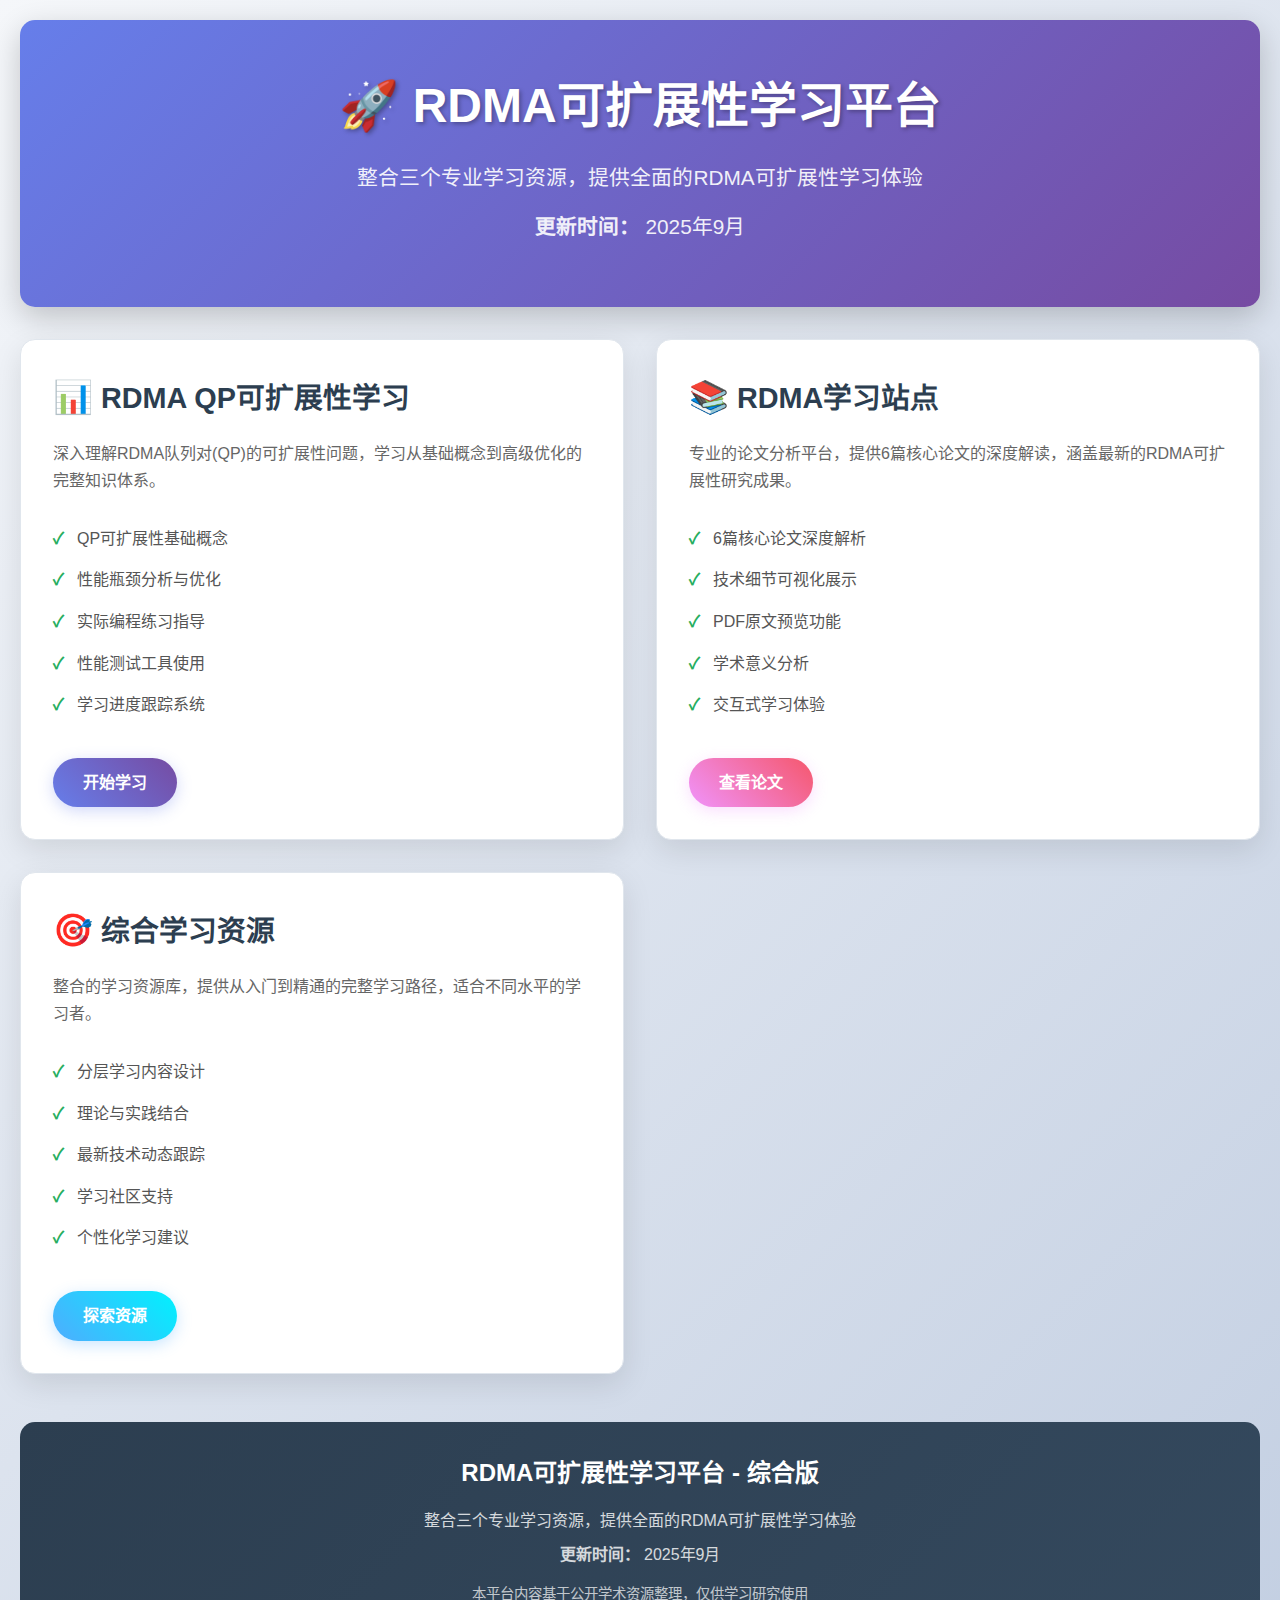
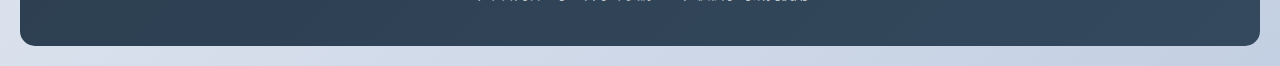
<file: index.html>
<!DOCTYPE html>
<html lang="zh-CN">

<head>
    <meta charset="UTF-8">
    <meta name="viewport" content="width=device-width, initial-scale=1.0">
    <title>RDMA可扩展性学习平台 - 综合版</title>
    <style>
        * {
            margin: 0;
            padding: 0;
            box-sizing: border-box;
        }

        body {
            font-family: 'Segoe UI', Tahoma, Geneva, Verdana, sans-serif;
            line-height: 1.6;
            color: #333;
            background: linear-gradient(135deg, #f5f7fa 0%, #c3cfe2 100%);
            min-height: 100vh;
        }

        .container {
            max-width: 1400px;
            margin: 0 auto;
            padding: 20px;
        }

        .header {
            background: linear-gradient(135deg, #667eea 0%, #764ba2 100%);
            color: white;
            padding: 3rem 0;
            text-align: center;
            margin-bottom: 2rem;
            border-radius: 15px;
            box-shadow: 0 10px 30px rgba(0, 0, 0, 0.2);
        }

        .header h1 {
            font-size: 3rem;
            margin-bottom: 1rem;
            text-shadow: 2px 2px 4px rgba(0, 0, 0, 0.3);
        }

        .header p {
            font-size: 1.3rem;
            opacity: 0.9;
            margin-bottom: 1rem;
        }

        .platforms {
            display: grid;
            grid-template-columns: repeat(auto-fit, minmax(400px, 1fr));
            gap: 2rem;
            margin-bottom: 3rem;
        }

        .platform-card {
            background: white;
            border-radius: 15px;
            padding: 2rem;
            box-shadow: 0 10px 30px rgba(0, 0, 0, 0.1);
            transition: transform 0.3s ease, box-shadow 0.3s ease;
            border: 1px solid #e0e6ed;
        }

        .platform-card:hover {
            transform: translateY(-10px);
            box-shadow: 0 20px 40px rgba(0, 0, 0, 0.15);
        }

        .platform-card h2 {
            color: #2c3e50;
            margin-bottom: 1rem;
            font-size: 1.8rem;
            display: flex;
            align-items: center;
            gap: 0.5rem;
        }

        .platform-card .icon {
            font-size: 2rem;
            color: #667eea;
        }

        .platform-card p {
            color: #666;
            margin-bottom: 1.5rem;
            line-height: 1.7;
        }

        .platform-card .features {
            list-style: none;
            margin-bottom: 2rem;
        }

        .platform-card .features li {
            padding: 0.5rem 0;
            color: #555;
            position: relative;
            padding-left: 1.5rem;
        }

        .platform-card .features li::before {
            content: "✓";
            position: absolute;
            left: 0;
            color: #27ae60;
            font-weight: bold;
        }

        .btn {
            display: inline-block;
            background: linear-gradient(45deg, #667eea, #764ba2);
            color: white;
            padding: 12px 30px;
            text-decoration: none;
            border-radius: 25px;
            font-weight: 600;
            transition: all 0.3s ease;
            box-shadow: 0 4px 15px rgba(102, 126, 234, 0.3);
        }

        .btn:hover {
            transform: translateY(-2px);
            box-shadow: 0 6px 20px rgba(102, 126, 234, 0.4);
        }

        .btn-secondary {
            background: linear-gradient(45deg, #f093fb, #f5576c);
            box-shadow: 0 4px 15px rgba(240, 147, 251, 0.3);
        }

        .btn-secondary:hover {
            box-shadow: 0 6px 20px rgba(240, 147, 251, 0.4);
        }

        .btn-success {
            background: linear-gradient(45deg, #4facfe, #00f2fe);
            box-shadow: 0 4px 15px rgba(79, 172, 254, 0.3);
        }

        .btn-success:hover {
            box-shadow: 0 6px 20px rgba(79, 172, 254, 0.4);
        }

        .footer {
            background: linear-gradient(135deg, #2c3e50 0%, #34495e 100%);
            color: white;
            padding: 2rem;
            text-align: center;
            border-radius: 15px;
            margin-top: 3rem;
        }

        .footer h4 {
            margin-bottom: 1rem;
            font-size: 1.5rem;
        }

        .footer p {
            opacity: 0.8;
            margin-bottom: 0.5rem;
        }

        @media (max-width: 768px) {
            .header h1 {
                font-size: 2rem;
            }

            .header p {
                font-size: 1.1rem;
            }

            .platforms {
                grid-template-columns: 1fr;
                gap: 1.5rem;
            }

            .platform-card {
                padding: 1.5rem;
            }
        }
    </style>
</head>

<body>
    <div class="container">
        <div class="header">
            <h1>🚀 RDMA可扩展性学习平台</h1>
            <p>整合三个专业学习资源，提供全面的RDMA可扩展性学习体验</p>
            <p><strong>更新时间：</strong> 2025年9月</p>
        </div>

        <div class="platforms">
            <div class="platform-card">
                <h2><span class="icon">📊</span> RDMA QP可扩展性学习</h2>
                <p>深入理解RDMA队列对(QP)的可扩展性问题，学习从基础概念到高级优化的完整知识体系。</p>
                <ul class="features">
                    <li>QP可扩展性基础概念</li>
                    <li>性能瓶颈分析与优化</li>
                    <li>实际编程练习指导</li>
                    <li>性能测试工具使用</li>
                    <li>学习进度跟踪系统</li>
                </ul>
                <a href="rdma_qp_scalability_learning.html" class="btn">开始学习</a>
            </div>

            <div class="platform-card">
                <h2><span class="icon">📚</span> RDMA学习站点</h2>
                <p>专业的论文分析平台，提供6篇核心论文的深度解读，涵盖最新的RDMA可扩展性研究成果。</p>
                <ul class="features">
                    <li>6篇核心论文深度解析</li>
                    <li>技术细节可视化展示</li>
                    <li>PDF原文预览功能</li>
                    <li>学术意义分析</li>
                    <li>交互式学习体验</li>
                </ul>
                <a href="rdma_learning_site/index.html" class="btn btn-secondary">查看论文</a>
            </div>

            <div class="platform-card">
                <h2><span class="icon">🎯</span> 综合学习资源</h2>
                <p>整合的学习资源库，提供从入门到精通的完整学习路径，适合不同水平的学习者。</p>
                <ul class="features">
                    <li>分层学习内容设计</li>
                    <li>理论与实践结合</li>
                    <li>最新技术动态跟踪</li>
                    <li>学习社区支持</li>
                    <li>个性化学习建议</li>
                </ul>
                <a href="try/rdma-learning.html" class="btn btn-success">探索资源</a>
            </div>
        </div>

        <div class="footer">
            <h4>RDMA可扩展性学习平台 - 综合版</h4>
            <p>整合三个专业学习资源，提供全面的RDMA可扩展性学习体验</p>
            <p><strong>更新时间：</strong> 2025年9月</p>
            <p style="margin-top: 1rem; font-size: 0.9rem; opacity: 0.7;">
                本平台内容基于公开学术资源整理，仅供学习研究使用
            </p>
        </div>
    </div>
</body>

</html>
</file>
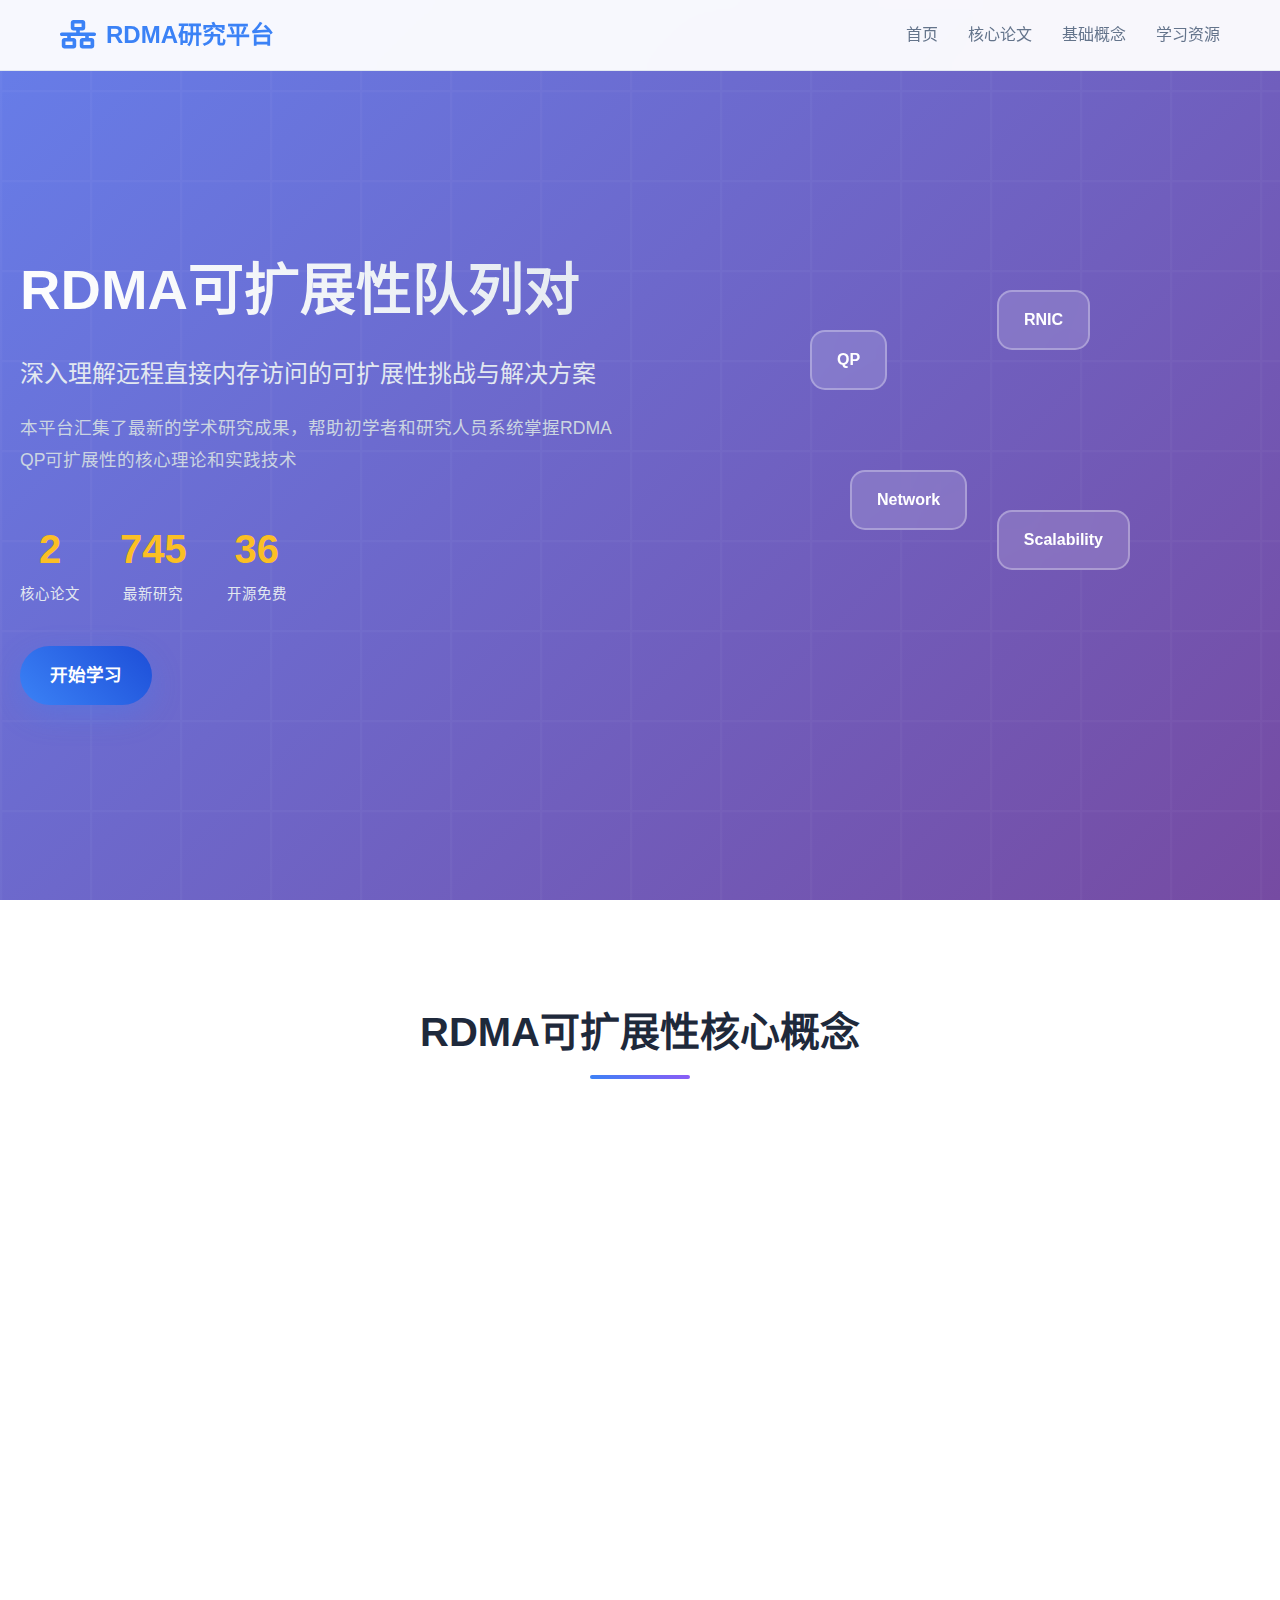
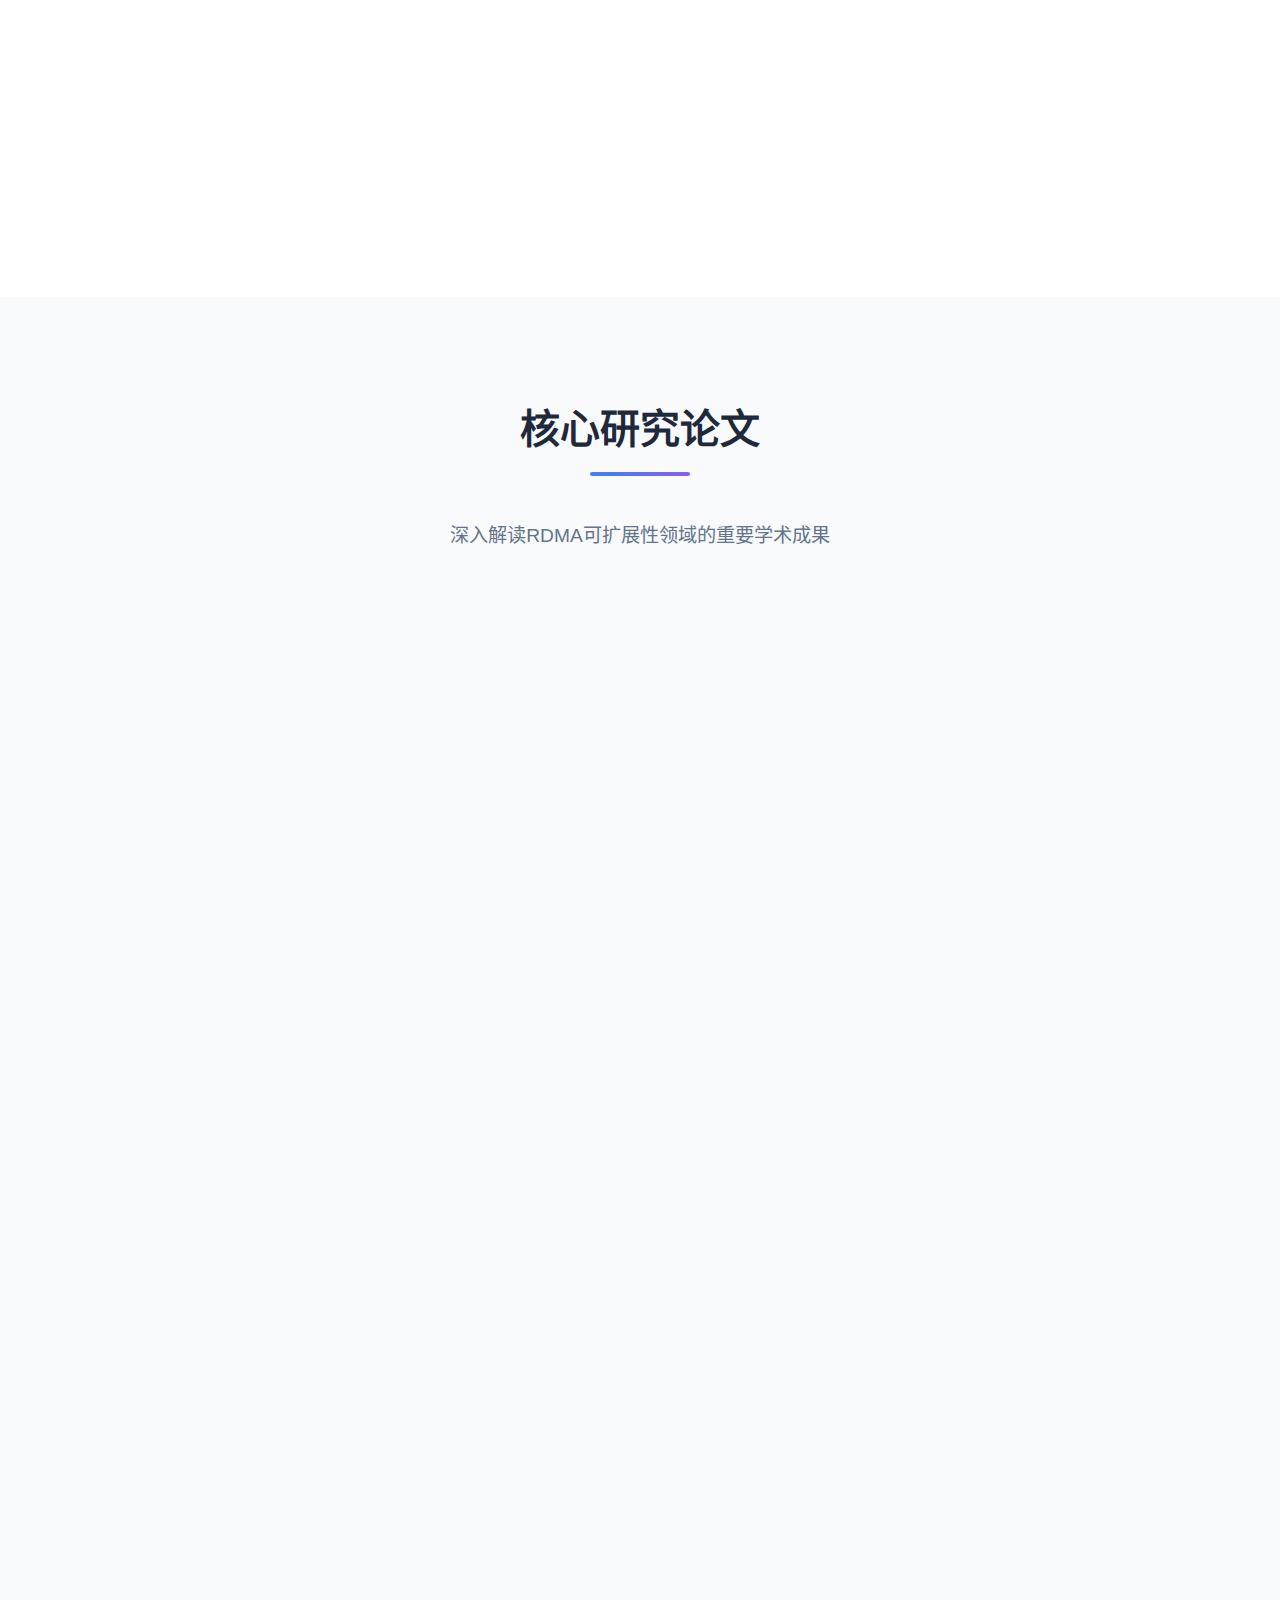
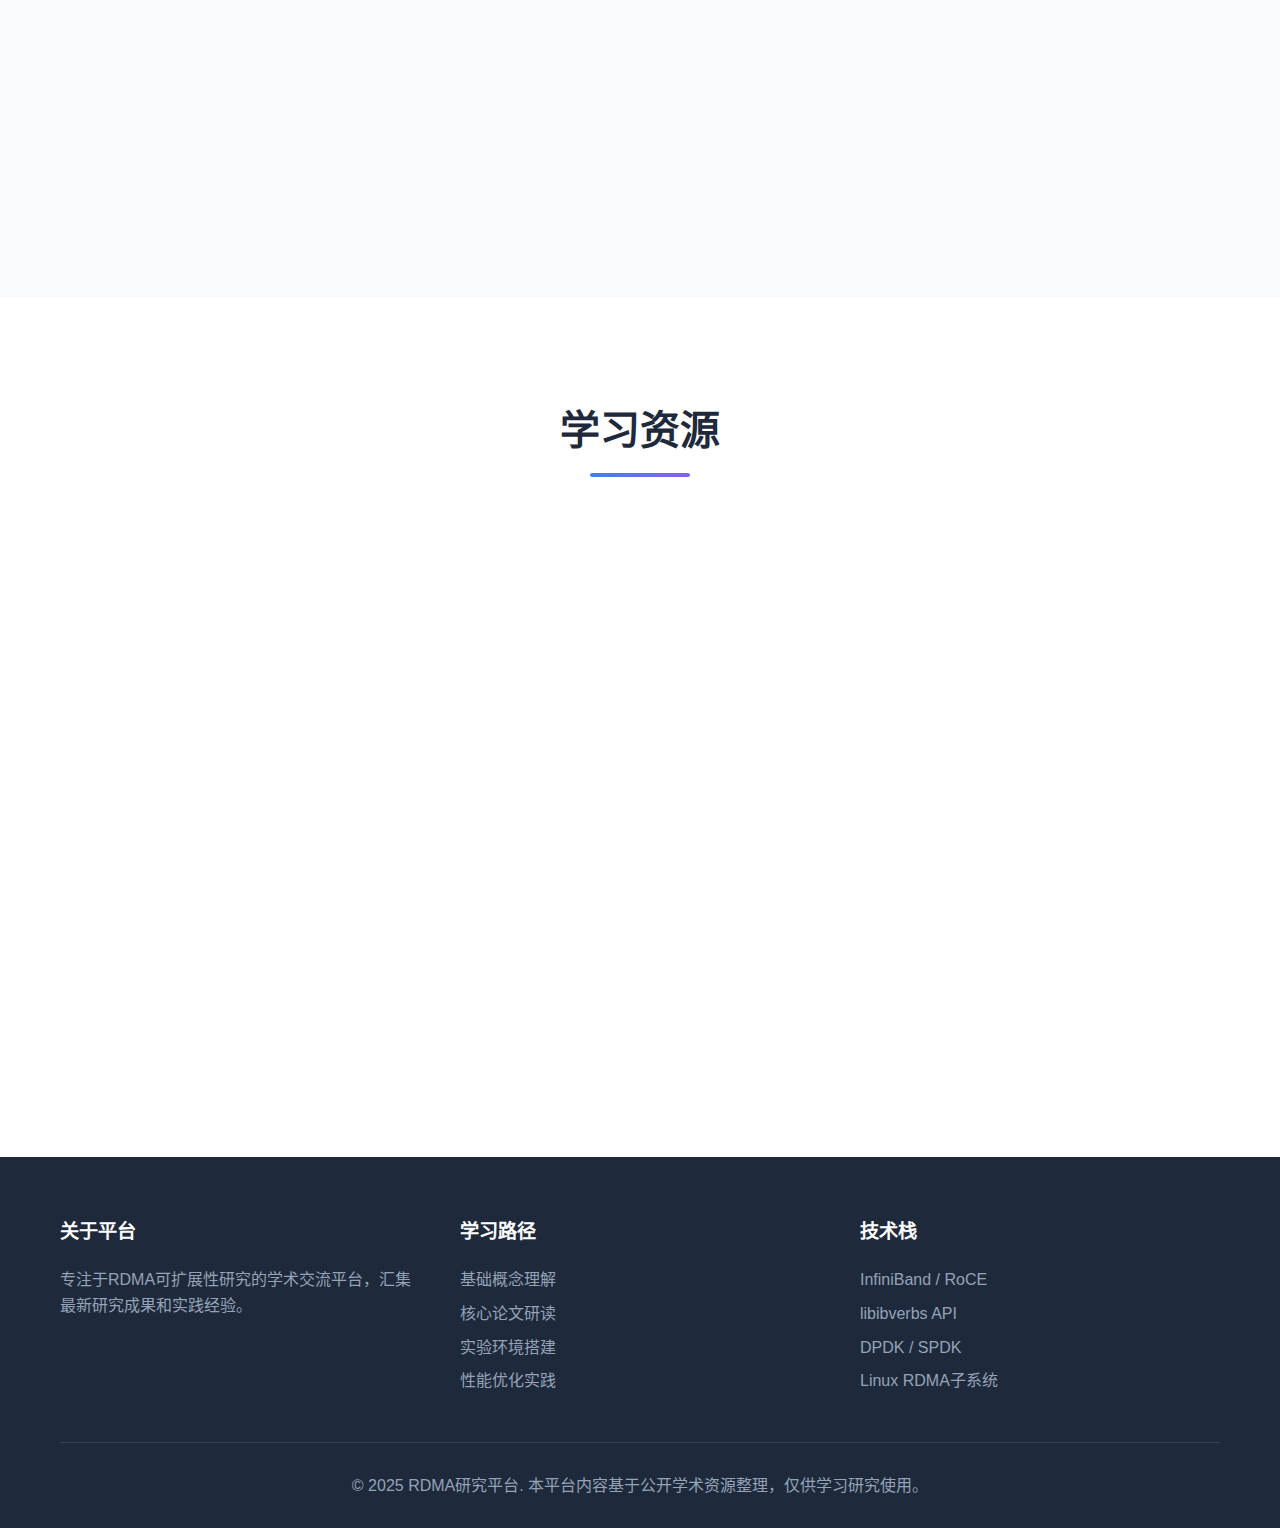
<file: rdma_learning_site/index.html>
<!DOCTYPE html>
<html lang="zh-CN">

<head>
    <meta charset="UTF-8">
    <meta name="viewport" content="width=device-width, initial-scale=1.0">
    <title>RDMA可扩展性队列对 - 专业学习平台</title>
    <link rel="stylesheet" href="styles/main.css">
    <link rel="stylesheet" href="https://cdnjs.cloudflare.com/ajax/libs/font-awesome/6.0.0/css/all.min.css">
</head>

<body>
    <nav class="navbar">
        <div class="nav-container">
            <div class="nav-logo">
                <i class="fas fa-network-wired"></i>
                <span>RDMA研究平台</span>
            </div>
            <ul class="nav-menu">
                <li><a href="#home">首页</a></li>
                <li><a href="#papers">核心论文</a></li>
                <li><a href="#concepts">基础概念</a></li>
                <li><a href="#resources">学习资源</a></li>
            </ul>
        </div>
    </nav>

    <header class="hero" id="home">
        <div class="hero-content">
            <h1 class="hero-title">RDMA可扩展性队列对</h1>
            <p class="hero-subtitle">深入理解远程直接内存访问的可扩展性挑战与解决方案</p>
            <p class="hero-description">本平台汇集了最新的学术研究成果，帮助初学者和研究人员系统掌握RDMA QP可扩展性的核心理论和实践技术</p>
            <div class="hero-stats">
                <div class="stat-item">
                    <span class="stat-number">6</span>
                    <span class="stat-label">核心论文</span>
                </div>
                <div class="stat-item">
                    <span class="stat-number">2025</span>
                    <span class="stat-label">最新研究</span>
                </div>
                <div class="stat-item">
                    <span class="stat-number">100%</span>
                    <span class="stat-label">开源免费</span>
                </div>
            </div>
            <a href="#papers" class="cta-button">开始学习</a>
        </div>
        <div class="hero-visual">
            <div class="floating-elements">
                <div class="element qp-element">QP</div>
                <div class="element rnic-element">RNIC</div>
                <div class="element network-element">Network</div>
                <div class="element scalability-element">Scalability</div>
            </div>
        </div>
    </header>

    <section id="concepts" class="concepts-section">
        <div class="container">
            <h2 class="section-title">RDMA可扩展性核心概念</h2>
            <div class="concepts-grid">
                <div class="concept-card">
                    <div class="concept-icon">
                        <i class="fas fa-exchange-alt"></i>
                    </div>
                    <h3>队列对 (Queue Pair)</h3>
                    <p>RDMA通信的基本抽象，包含发送队列(SQ)和接收队列(RQ)，是实现高性能网络通信的关键组件。</p>
                </div>
                <div class="concept-card">
                    <div class="concept-icon">
                        <i class="fas fa-expand-arrows-alt"></i>
                    </div>
                    <h3>可扩展性挑战</h3>
                    <p>随着连接数量增长，QP资源消耗呈指数级增长，导致内存瓶颈和性能急剧下降，成为大规模部署的主要障碍。</p>
                </div>
                <div class="concept-card">
                    <div class="concept-icon">
                        <i class="fas fa-microchip"></i>
                    </div>
                    <h3>RNIC架构</h3>
                    <p>RDMA网络接口卡的硬件设计直接影响QP可扩展性，片上缓存容量和处理单元数量是关键限制因素。</p>
                </div>
                <div class="concept-card">
                    <div class="concept-icon">
                        <i class="fas fa-share-alt"></i>
                    </div>
                    <h3>连接共享</h3>
                    <p>通过复用和共享机制减少实际连接数量，实现在保持性能的同时显著提升系统可扩展性。</p>
                </div>
            </div>
        </div>
    </section>

    <section id="papers" class="papers-section">
        <div class="container">
            <h2 class="section-title">核心研究论文</h2>
            <p class="section-subtitle">深入解读RDMA可扩展性领域的重要学术成果</p>

            <div class="papers-grid">
                <div class="paper-card featured">
                    <div class="paper-header">
                        <span class="paper-badge new">最新</span>
                        <span class="paper-year">2025</span>
                    </div>
                    <h3 class="paper-title">A Scalable Reliable Connection for RDMA with Decoupled QPs and Connection
                    </h3>
                    <p class="paper-authors">Microsoft Research</p>
                    <p class="paper-summary">提出了革命性的SRC(Scalable Reliable Connection)概念，通过解耦QP和连接实现了突破性的可扩展性改进。</p>
                    <div class="paper-tags">
                        <span class="tag">SRC</span>
                        <span class="tag">解耦设计</span>
                        <span class="tag">连接共享</span>
                    </div>
                    <a href="papers/src-analysis.html" class="paper-link">详细解读 <i class="fas fa-arrow-right"></i></a>
                </div>

                <div class="paper-card">
                    <div class="paper-header">
                        <span class="paper-badge">架构创新</span>
                        <span class="paper-year">2023</span>
                    </div>
                    <h3 class="paper-title">SRNIC: A Scalable Architecture for RDMA NICs</h3>
                    <p class="paper-authors">NSDI 2023</p>
                    <p class="paper-summary">重新设计RDMA NIC架构，通过协议与架构协同设计实现了18倍的可扩展性提升。</p>
                    <div class="paper-tags">
                        <span class="tag">硬件架构</span>
                        <span class="tag">QPC优化</span>
                        <span class="tag">MTT缓存</span>
                    </div>
                    <a href="papers/srnic-analysis.html" class="paper-link">详细解读 <i class="fas fa-arrow-right"></i></a>
                </div>

                <div class="paper-card">
                    <div class="paper-header">
                        <span class="paper-badge">中间件</span>
                        <span class="paper-year">2024</span>
                    </div>
                    <h3 class="paper-title">Weir: Delay-based RNIC Cache Control Software Middleware</h3>
                    <p class="paper-authors">软件中间件解决方案</p>
                    <p class="paper-summary">基于延迟感知的软件中间件，通过WQE缓存控制实现了60%的性能提升。</p>
                    <div class="paper-tags">
                        <span class="tag">软件中间件</span>
                        <span class="tag">缓存控制</span>
                        <span class="tag">延迟感知</span>
                    </div>
                    <a href="papers/weir-analysis.html" class="paper-link">详细解读 <i class="fas fa-arrow-right"></i></a>
                </div>

                <div class="paper-card">
                    <div class="paper-header">
                        <span class="paper-badge">传输协议</span>
                        <span class="paper-year">2023</span>
                    </div>
                    <h3 class="paper-title">Scalable RDMA Transport with Efficient Connection Sharing</h3>
                    <p class="paper-authors">SRM传输协议</p>
                    <p class="paper-summary">通过连接共享机制实现了4-20倍的延迟改进，彻底解决了连接数爆炸问题。</p>
                    <div class="paper-tags">
                        <span class="tag">连接共享</span>
                        <span class="tag">SRM协议</span>
                        <span class="tag">多路复用</span>
                    </div>
                    <a href="papers/connection-sharing-analysis.html" class="paper-link">详细解读 <i
                            class="fas fa-arrow-right"></i></a>
                </div>

                <div class="paper-card">
                    <div class="paper-header">
                        <span class="paper-badge">系统分析</span>
                        <span class="paper-year">2023</span>
                    </div>
                    <h3 class="paper-title">Revisiting the Underlying Causes of RDMA Performance Anomalies</h3>
                    <p class="paper-authors">性能分析研究</p>
                    <p class="paper-summary">深入分析RDMA性能异常的根本原因，为可扩展性研究提供了重要的理论基础。</p>
                    <div class="paper-tags">
                        <span class="tag">性能分析</span>
                        <span class="tag">系统研究</span>
                        <span class="tag">理论基础</span>
                    </div>
                    <a href="papers/rdma-causes-analysis.html" class="paper-link">详细解读 <i
                            class="fas fa-arrow-right"></i></a>
                </div>

                <div class="paper-card">
                    <div class="paper-header">
                        <span class="paper-badge">中文研究</span>
                        <span class="paper-year">2024</span>
                    </div>
                    <h3 class="paper-title">大规模RDMA网络连接可扩展性研究</h3>
                    <p class="paper-authors">中文学术研究</p>
                    <p class="paper-summary">从用户态视角优化连接可扩展性，提出了Sluice和Weir两套完整解决方案。</p>
                    <div class="paper-tags">
                        <span class="tag">用户态优化</span>
                        <span class="tag">QP复用</span>
                        <span class="tag">门铃控制</span>
                    </div>
                    <a href="papers/chinese-scalability-analysis.html" class="paper-link">详细解读 <i
                            class="fas fa-arrow-right"></i></a>
                </div>
            </div>
        </div>
    </section>

    <section id="resources" class="resources-section">
        <div class="container">
            <h2 class="section-title">学习资源</h2>
            <div class="resources-grid">
                <div class="resource-category">
                    <h3><i class="fas fa-book"></i> 理论基础</h3>
                    <ul>
                        <li><a href="#">RDMA编程基础教程</a></li>
                        <li><a href="#">队列对状态机详解</a></li>
                        <li><a href="#">内存区域管理</a></li>
                        <li><a href="#">完成队列机制</a></li>
                    </ul>
                </div>
                <div class="resource-category">
                    <h3><i class="fas fa-code"></i> 实践代码</h3>
                    <ul>
                        <li><a href="#">libibverbs示例程序</a></li>
                        <li><a href="#">性能测试工具</a></li>
                        <li><a href="#">调试工具集</a></li>
                        <li><a href="#">优化技巧实现</a></li>
                    </ul>
                </div>
                <div class="resource-category">
                    <h3><i class="fas fa-chart-line"></i> 性能分析</h3>
                    <ul>
                        <li><a href="#">perftest基准测试</a></li>
                        <li><a href="#">缓存未命中分析</a></li>
                        <li><a href="#">延迟测量方法</a></li>
                        <li><a href="#">吞吐量优化</a></li>
                    </ul>
                </div>
                <div class="resource-category">
                    <h3><i class="fas fa-graduation-cap"></i> 高级主题</h3>
                    <ul>
                        <li><a href="#">DCT动态连接</a></li>
                        <li><a href="#">SRQ共享队列</a></li>
                        <li><a href="#">XRC扩展连接</a></li>
                        <li><a href="#">拥塞控制算法</a></li>
                    </ul>
                </div>
            </div>
        </div>
    </section>

    <footer class="footer">
        <div class="container">
            <div class="footer-content">
                <div class="footer-section">
                    <h4>关于平台</h4>
                    <p>专注于RDMA可扩展性研究的学术交流平台，汇集最新研究成果和实践经验。</p>
                </div>
                <div class="footer-section">
                    <h4>学习路径</h4>
                    <ul>
                        <li>基础概念理解</li>
                        <li>核心论文研读</li>
                        <li>实验环境搭建</li>
                        <li>性能优化实践</li>
                    </ul>
                </div>
                <div class="footer-section">
                    <h4>技术栈</h4>
                    <ul>
                        <li>InfiniBand / RoCE</li>
                        <li>libibverbs API</li>
                        <li>DPDK / SPDK</li>
                        <li>Linux RDMA子系统</li>
                    </ul>
                </div>
            </div>
            <div class="footer-bottom">
                <p>&copy; 2025 RDMA研究平台. 本平台内容基于公开学术资源整理，仅供学习研究使用。</p>
            </div>
        </div>
    </footer>

    <script src="scripts/main.js"></script>
</body>

</html>
</file>
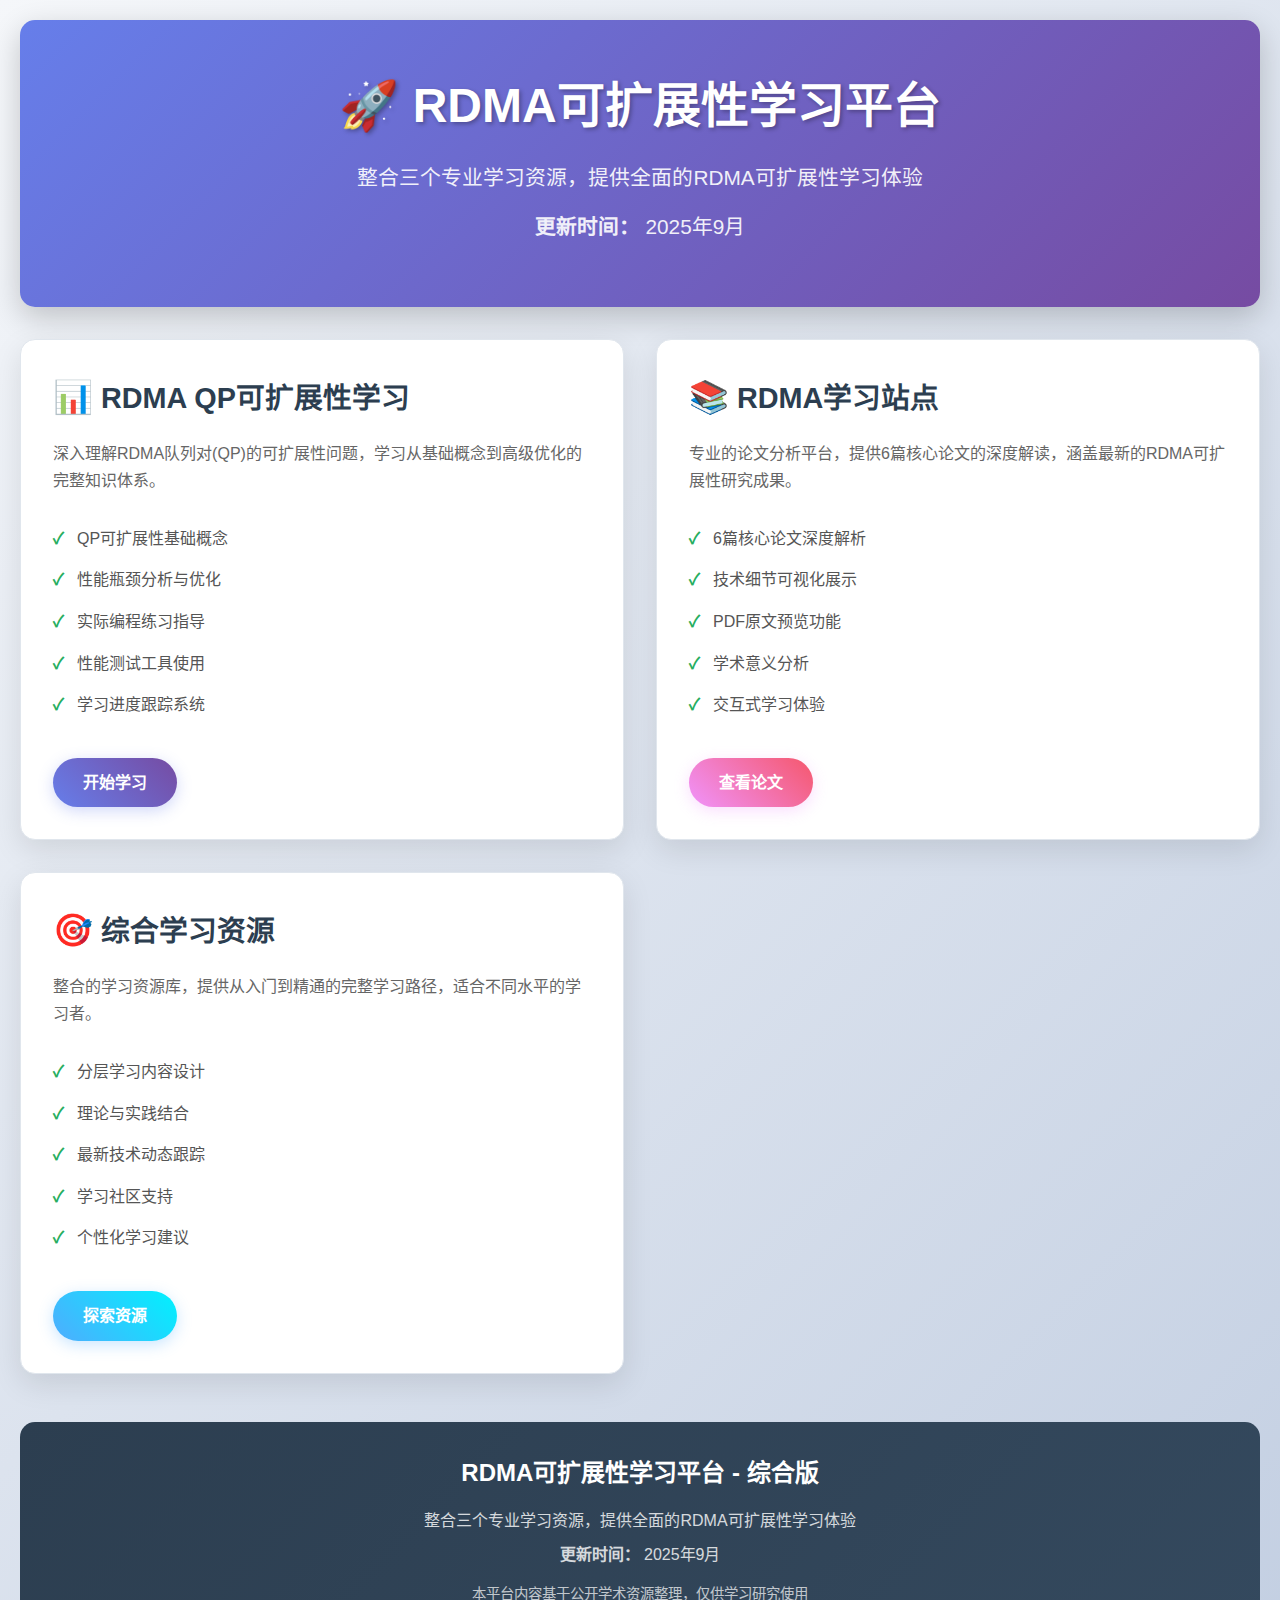
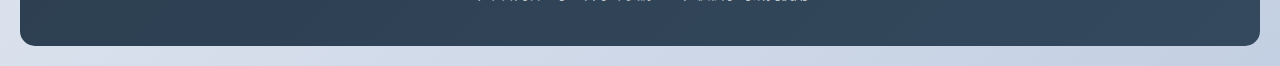
<file: rdma可扩展/index.html>
<!DOCTYPE html>
<html lang="zh-CN">

<head>
    <meta charset="UTF-8">
    <meta name="viewport" content="width=device-width, initial-scale=1.0">
    <title>RDMA可扩展性学习平台 - 综合版</title>
    <style>
        * {
            margin: 0;
            padding: 0;
            box-sizing: border-box;
        }

        body {
            font-family: 'Segoe UI', Tahoma, Geneva, Verdana, sans-serif;
            line-height: 1.6;
            color: #333;
            background: linear-gradient(135deg, #f5f7fa 0%, #c3cfe2 100%);
            min-height: 100vh;
        }

        .container {
            max-width: 1400px;
            margin: 0 auto;
            padding: 20px;
        }

        .header {
            background: linear-gradient(135deg, #667eea 0%, #764ba2 100%);
            color: white;
            padding: 3rem 0;
            text-align: center;
            margin-bottom: 2rem;
            border-radius: 15px;
            box-shadow: 0 10px 30px rgba(0, 0, 0, 0.2);
        }

        .header h1 {
            font-size: 3rem;
            margin-bottom: 1rem;
            text-shadow: 2px 2px 4px rgba(0, 0, 0, 0.3);
        }

        .header p {
            font-size: 1.3rem;
            opacity: 0.9;
            margin-bottom: 1rem;
        }

        .platforms {
            display: grid;
            grid-template-columns: repeat(auto-fit, minmax(400px, 1fr));
            gap: 2rem;
            margin-bottom: 3rem;
        }

        .platform-card {
            background: white;
            border-radius: 15px;
            padding: 2rem;
            box-shadow: 0 10px 30px rgba(0, 0, 0, 0.1);
            transition: transform 0.3s ease, box-shadow 0.3s ease;
            border: 1px solid #e0e6ed;
        }

        .platform-card:hover {
            transform: translateY(-10px);
            box-shadow: 0 20px 40px rgba(0, 0, 0, 0.15);
        }

        .platform-card h2 {
            color: #2c3e50;
            margin-bottom: 1rem;
            font-size: 1.8rem;
            display: flex;
            align-items: center;
            gap: 0.5rem;
        }

        .platform-card .icon {
            font-size: 2rem;
            color: #667eea;
        }

        .platform-card p {
            color: #666;
            margin-bottom: 1.5rem;
            line-height: 1.7;
        }

        .platform-card .features {
            list-style: none;
            margin-bottom: 2rem;
        }

        .platform-card .features li {
            padding: 0.5rem 0;
            color: #555;
            position: relative;
            padding-left: 1.5rem;
        }

        .platform-card .features li::before {
            content: "✓";
            position: absolute;
            left: 0;
            color: #27ae60;
            font-weight: bold;
        }

        .btn {
            display: inline-block;
            background: linear-gradient(45deg, #667eea, #764ba2);
            color: white;
            padding: 12px 30px;
            text-decoration: none;
            border-radius: 25px;
            font-weight: 600;
            transition: all 0.3s ease;
            box-shadow: 0 4px 15px rgba(102, 126, 234, 0.3);
        }

        .btn:hover {
            transform: translateY(-2px);
            box-shadow: 0 6px 20px rgba(102, 126, 234, 0.4);
        }

        .btn-secondary {
            background: linear-gradient(45deg, #f093fb, #f5576c);
            box-shadow: 0 4px 15px rgba(240, 147, 251, 0.3);
        }

        .btn-secondary:hover {
            box-shadow: 0 6px 20px rgba(240, 147, 251, 0.4);
        }

        .btn-success {
            background: linear-gradient(45deg, #4facfe, #00f2fe);
            box-shadow: 0 4px 15px rgba(79, 172, 254, 0.3);
        }

        .btn-success:hover {
            box-shadow: 0 6px 20px rgba(79, 172, 254, 0.4);
        }

        .footer {
            background: linear-gradient(135deg, #2c3e50 0%, #34495e 100%);
            color: white;
            padding: 2rem;
            text-align: center;
            border-radius: 15px;
            margin-top: 3rem;
        }

        .footer h4 {
            margin-bottom: 1rem;
            font-size: 1.5rem;
        }

        .footer p {
            opacity: 0.8;
            margin-bottom: 0.5rem;
        }

        @media (max-width: 768px) {
            .header h1 {
                font-size: 2rem;
            }

            .header p {
                font-size: 1.1rem;
            }

            .platforms {
                grid-template-columns: 1fr;
                gap: 1.5rem;
            }

            .platform-card {
                padding: 1.5rem;
            }
        }
    </style>
</head>

<body>
    <div class="container">
        <div class="header">
            <h1>🚀 RDMA可扩展性学习平台</h1>
            <p>整合三个专业学习资源，提供全面的RDMA可扩展性学习体验</p>
            <p><strong>更新时间：</strong> 2025年9月</p>
        </div>

        <div class="platforms">
            <div class="platform-card">
                <h2><span class="icon">📊</span> RDMA QP可扩展性学习</h2>
                <p>深入理解RDMA队列对(QP)的可扩展性问题，学习从基础概念到高级优化的完整知识体系。</p>
                <ul class="features">
                    <li>QP可扩展性基础概念</li>
                    <li>性能瓶颈分析与优化</li>
                    <li>实际编程练习指导</li>
                    <li>性能测试工具使用</li>
                    <li>学习进度跟踪系统</li>
                </ul>
                <a href="rdma_qp_scalability_learning.html" class="btn">开始学习</a>
            </div>

            <div class="platform-card">
                <h2><span class="icon">📚</span> RDMA学习站点</h2>
                <p>专业的论文分析平台，提供6篇核心论文的深度解读，涵盖最新的RDMA可扩展性研究成果。</p>
                <ul class="features">
                    <li>6篇核心论文深度解析</li>
                    <li>技术细节可视化展示</li>
                    <li>PDF原文预览功能</li>
                    <li>学术意义分析</li>
                    <li>交互式学习体验</li>
                </ul>
                <a href="rdma_learning_site/index.html" class="btn btn-secondary">查看论文</a>
            </div>

            <div class="platform-card">
                <h2><span class="icon">🎯</span> 综合学习资源</h2>
                <p>整合的学习资源库，提供从入门到精通的完整学习路径，适合不同水平的学习者。</p>
                <ul class="features">
                    <li>分层学习内容设计</li>
                    <li>理论与实践结合</li>
                    <li>最新技术动态跟踪</li>
                    <li>学习社区支持</li>
                    <li>个性化学习建议</li>
                </ul>
                <a href="try/rdma-learning.html" class="btn btn-success">探索资源</a>
            </div>
        </div>

        <div class="footer">
            <h4>RDMA可扩展性学习平台 - 综合版</h4>
            <p>整合三个专业学习资源，提供全面的RDMA可扩展性学习体验</p>
            <p><strong>更新时间：</strong> 2025年9月</p>
            <p style="margin-top: 1rem; font-size: 0.9rem; opacity: 0.7;">
                本平台内容基于公开学术资源整理，仅供学习研究使用
            </p>
        </div>
    </div>
</body>

</html>
</file>
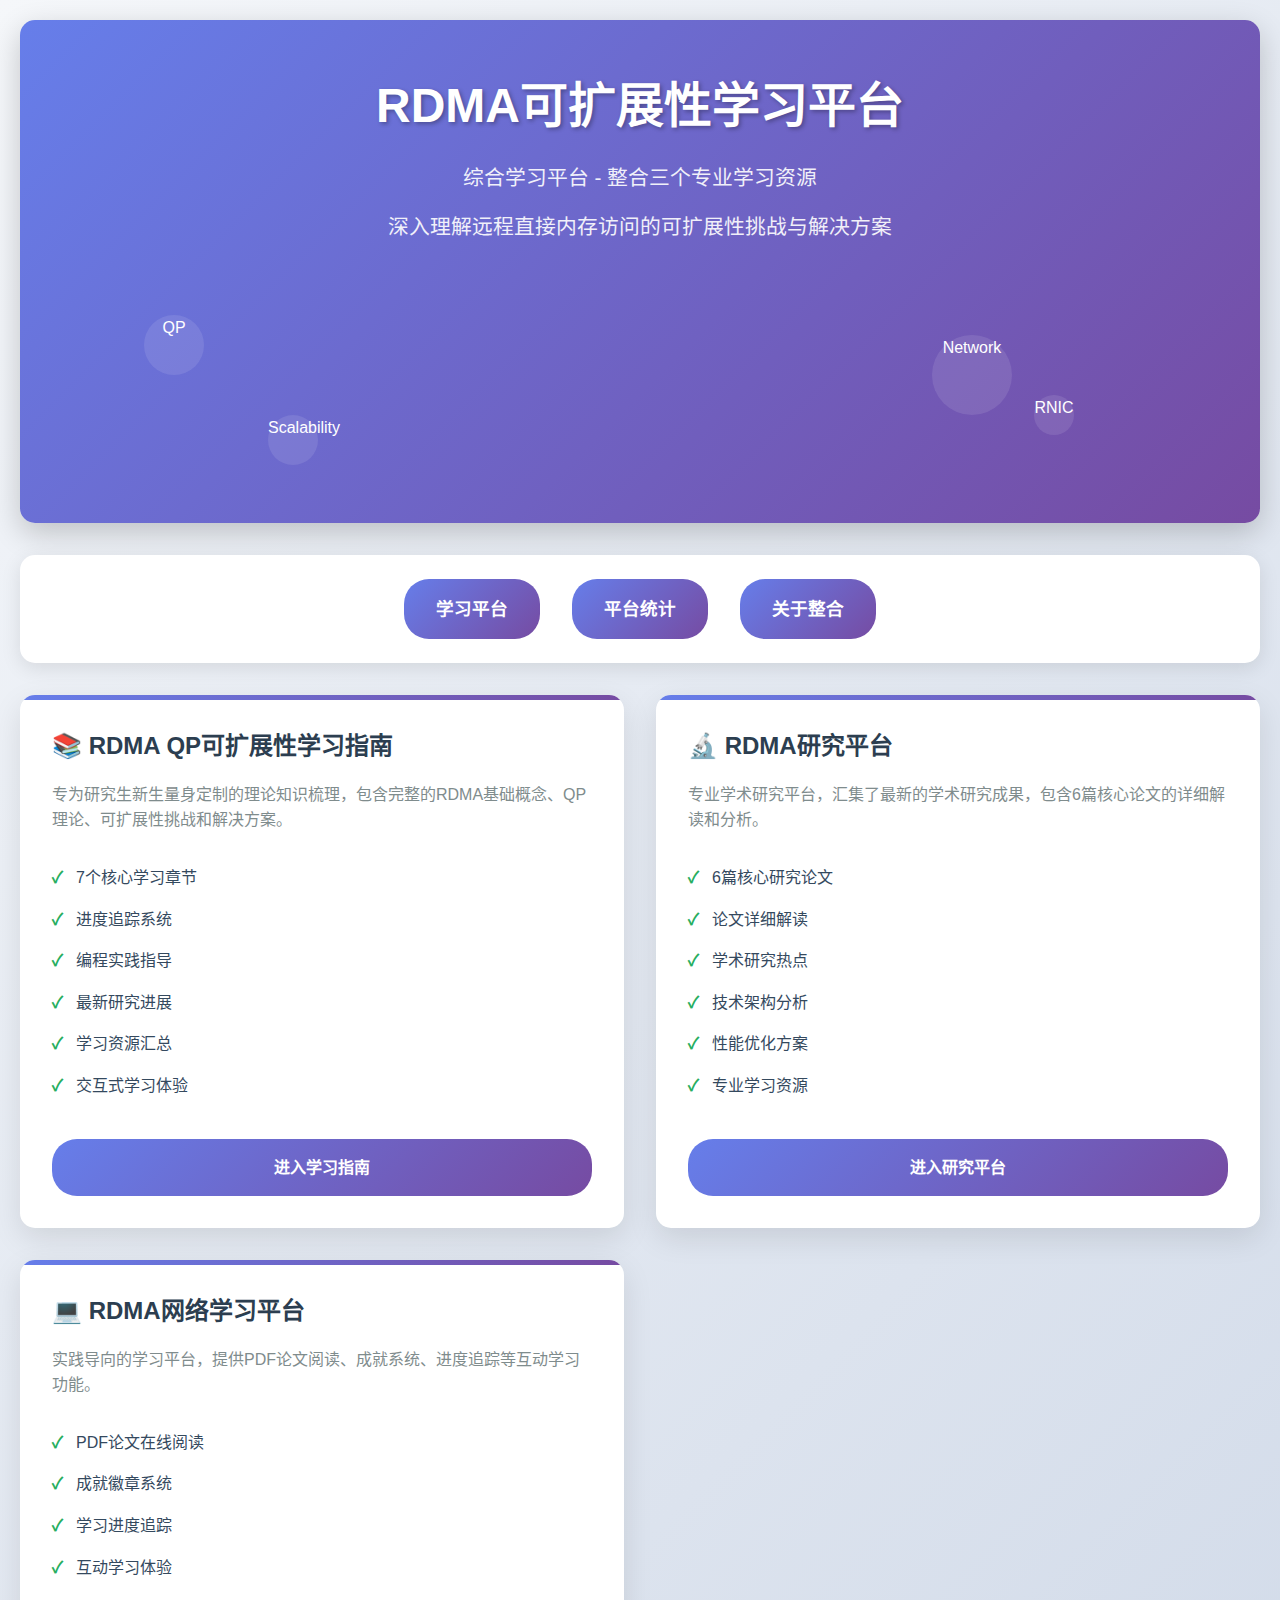
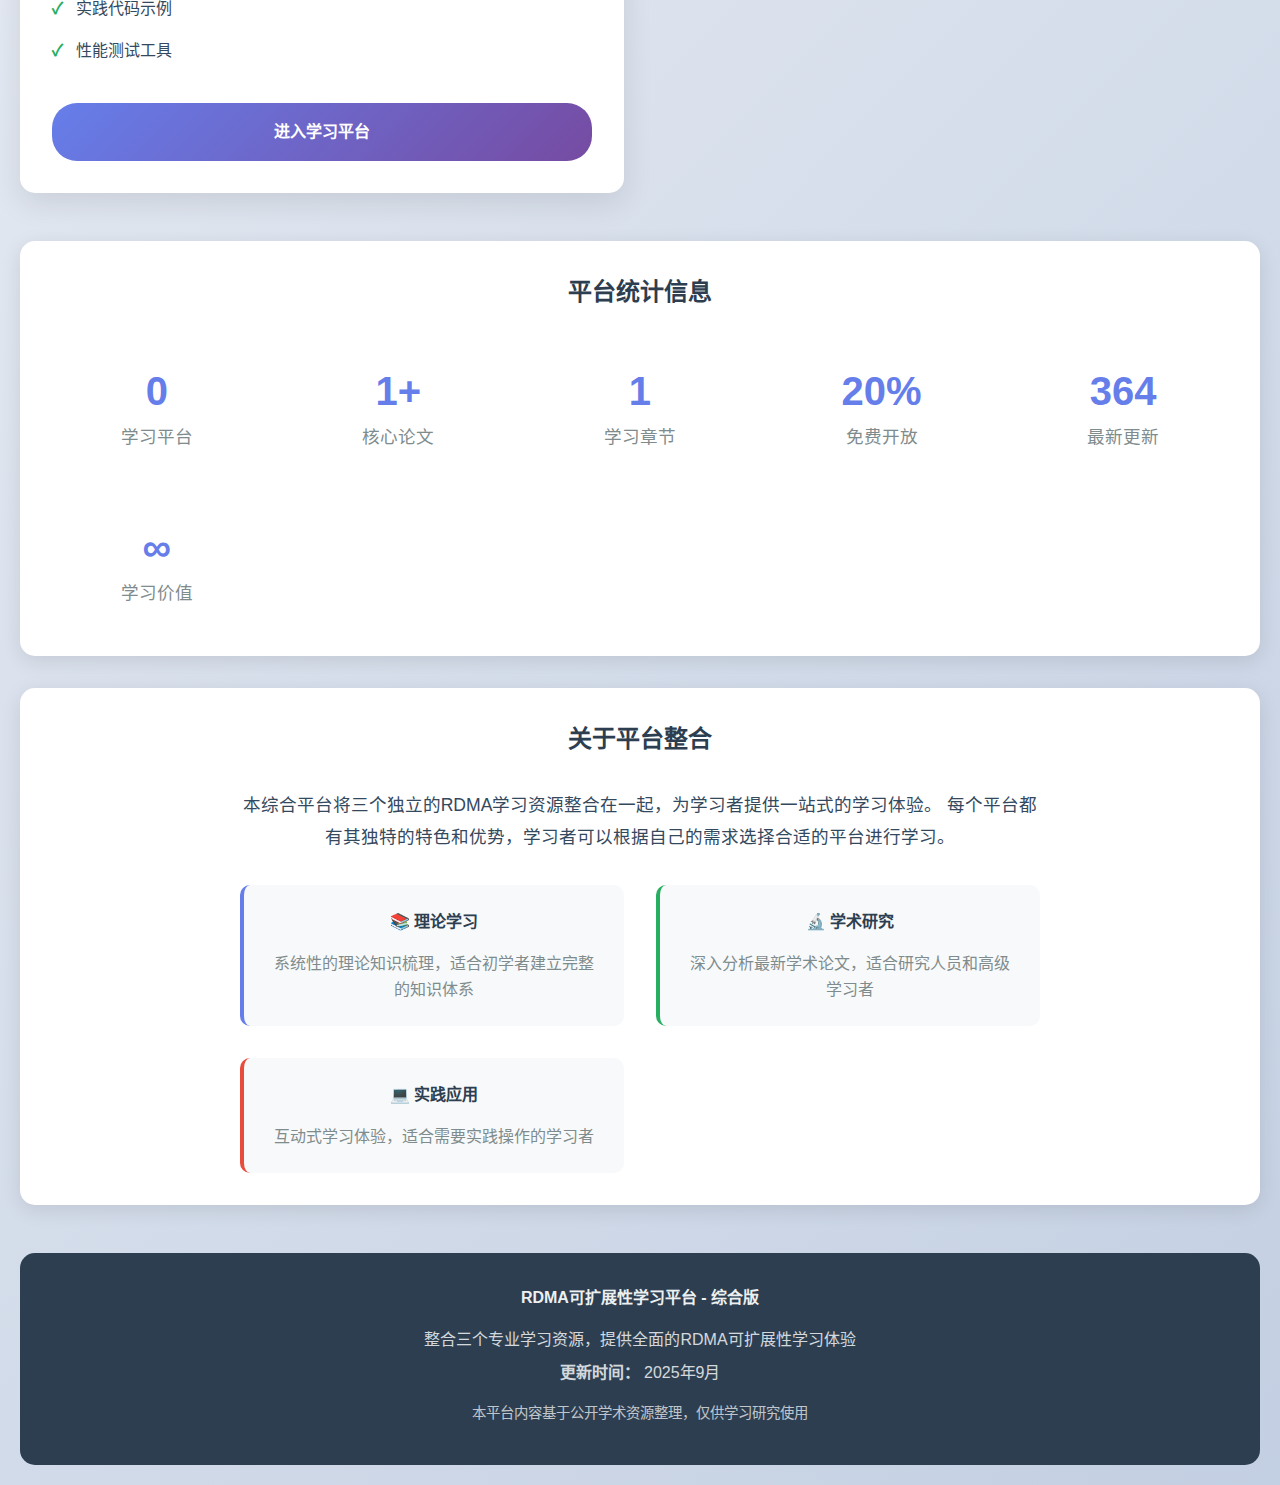
<file: rdma_merged_platform.html>
<!DOCTYPE html>
<html lang="zh-CN">

<head>
    <meta charset="UTF-8">
    <meta name="viewport" content="width=device-width, initial-scale=1.0">
    <title>RDMA可扩展性学习平台 - 综合版</title>
    <style>
        * {
            margin: 0;
            padding: 0;
            box-sizing: border-box;
        }

        body {
            font-family: 'Segoe UI', Tahoma, Geneva, Verdana, sans-serif;
            line-height: 1.6;
            color: #333;
            background: linear-gradient(135deg, #f5f7fa 0%, #c3cfe2 100%);
            min-height: 100vh;
        }

        .container {
            max-width: 1400px;
            margin: 0 auto;
            padding: 20px;
        }

        .header {
            background: linear-gradient(135deg, #667eea 0%, #764ba2 100%);
            color: white;
            padding: 3rem 0;
            text-align: center;
            margin-bottom: 2rem;
            border-radius: 15px;
            box-shadow: 0 10px 30px rgba(0, 0, 0, 0.2);
        }

        .header h1 {
            font-size: 3rem;
            margin-bottom: 1rem;
            text-shadow: 2px 2px 4px rgba(0, 0, 0, 0.3);
        }

        .header p {
            font-size: 1.3rem;
            opacity: 0.9;
            margin-bottom: 1rem;
        }

        .nav-container {
            background: white;
            padding: 1.5rem;
            border-radius: 15px;
            margin-bottom: 2rem;
            box-shadow: 0 5px 20px rgba(0, 0, 0, 0.1);
        }

        .nav-menu {
            display: flex;
            justify-content: center;
            flex-wrap: wrap;
            gap: 2rem;
            list-style: none;
        }

        .nav-menu li {
            background: linear-gradient(135deg, #667eea, #764ba2);
            padding: 1rem 2rem;
            border-radius: 25px;
            transition: all 0.3s ease;
            cursor: pointer;
        }

        .nav-menu li:hover {
            transform: translateY(-3px);
            box-shadow: 0 8px 25px rgba(102, 126, 234, 0.4);
        }

        .nav-menu a {
            color: white;
            text-decoration: none;
            font-weight: bold;
            font-size: 1.1rem;
        }

        .platforms-grid {
            display: grid;
            grid-template-columns: repeat(auto-fit, minmax(400px, 1fr));
            gap: 2rem;
            margin-bottom: 3rem;
        }

        .platform-card {
            background: white;
            border-radius: 15px;
            padding: 2rem;
            box-shadow: 0 10px 30px rgba(0, 0, 0, 0.1);
            transition: all 0.3s ease;
            position: relative;
            overflow: hidden;
        }

        .platform-card:hover {
            transform: translateY(-5px);
            box-shadow: 0 15px 40px rgba(0, 0, 0, 0.2);
        }

        .platform-card::before {
            content: '';
            position: absolute;
            top: 0;
            left: 0;
            right: 0;
            height: 5px;
            background: linear-gradient(90deg, #667eea, #764ba2);
        }

        .platform-card h3 {
            color: #2c3e50;
            margin-bottom: 1rem;
            font-size: 1.5rem;
        }

        .platform-card p {
            color: #7f8c8d;
            margin-bottom: 1.5rem;
            line-height: 1.6;
        }

        .platform-features {
            list-style: none;
            margin-bottom: 2rem;
        }

        .platform-features li {
            padding: 0.5rem 0;
            color: #34495e;
            position: relative;
            padding-left: 1.5rem;
        }

        .platform-features li::before {
            content: '✓';
            position: absolute;
            left: 0;
            color: #27ae60;
            font-weight: bold;
        }

        .platform-link {
            display: inline-block;
            background: linear-gradient(135deg, #667eea, #764ba2);
            color: white;
            padding: 1rem 2rem;
            border-radius: 25px;
            text-decoration: none;
            font-weight: bold;
            transition: all 0.3s ease;
            text-align: center;
            width: 100%;
        }

        .platform-link:hover {
            transform: translateY(-2px);
            box-shadow: 0 8px 25px rgba(102, 126, 234, 0.4);
        }

        .stats-section {
            background: white;
            padding: 2rem;
            border-radius: 15px;
            margin-bottom: 2rem;
            box-shadow: 0 5px 20px rgba(0, 0, 0, 0.1);
        }

        .stats-grid {
            display: grid;
            grid-template-columns: repeat(auto-fit, minmax(200px, 1fr));
            gap: 2rem;
            text-align: center;
        }

        .stat-item {
            padding: 1rem;
        }

        .stat-number {
            font-size: 2.5rem;
            font-weight: bold;
            color: #667eea;
            display: block;
        }

        .stat-label {
            color: #7f8c8d;
            font-size: 1.1rem;
        }

        .footer {
            background: #2c3e50;
            color: white;
            padding: 2rem;
            text-align: center;
            border-radius: 15px;
            margin-top: 3rem;
        }

        .footer h4 {
            margin-bottom: 1rem;
            color: #ecf0f1;
        }

        .footer p {
            opacity: 0.8;
            margin-bottom: 0.5rem;
        }

        @media (max-width: 768px) {
            .header h1 {
                font-size: 2rem;
            }

            .nav-menu {
                flex-direction: column;
                align-items: center;
            }

            .platforms-grid {
                grid-template-columns: 1fr;
            }

            .stats-grid {
                grid-template-columns: repeat(2, 1fr);
            }
        }

        .floating-elements {
            position: absolute;
            top: 0;
            left: 0;
            right: 0;
            bottom: 0;
            pointer-events: none;
            overflow: hidden;
        }

        .element {
            position: absolute;
            background: rgba(255, 255, 255, 0.1);
            border-radius: 50%;
            animation: float 6s ease-in-out infinite;
        }

        .qp-element {
            width: 60px;
            height: 60px;
            top: 20%;
            left: 10%;
            animation-delay: 0s;
        }

        .rnic-element {
            width: 40px;
            height: 40px;
            top: 60%;
            right: 15%;
            animation-delay: 2s;
        }

        .network-element {
            width: 80px;
            height: 80px;
            top: 30%;
            right: 20%;
            animation-delay: 4s;
        }

        .scalability-element {
            width: 50px;
            height: 50px;
            top: 70%;
            left: 20%;
            animation-delay: 1s;
        }

        @keyframes float {

            0%,
            100% {
                transform: translateY(0px) rotate(0deg);
            }

            50% {
                transform: translateY(-20px) rotate(180deg);
            }
        }

        .hero-visual {
            position: relative;
            height: 200px;
            margin-top: 2rem;
        }
    </style>
</head>

<body>
    <div class="container">
        <div class="header">
            <h1>RDMA可扩展性学习平台</h1>
            <p>综合学习平台 - 整合三个专业学习资源</p>
            <p>深入理解远程直接内存访问的可扩展性挑战与解决方案</p>
            <div class="hero-visual">
                <div class="floating-elements">
                    <div class="element qp-element">QP</div>
                    <div class="element rnic-element">RNIC</div>
                    <div class="element network-element">Network</div>
                    <div class="element scalability-element">Scalability</div>
                </div>
            </div>
        </div>

        <div class="nav-container">
            <ul class="nav-menu">
                <li><a href="#platforms">学习平台</a></li>
                <li><a href="#stats">平台统计</a></li>
                <li><a href="#about">关于整合</a></li>
            </ul>
        </div>

        <div id="platforms" class="platforms-grid">
            <div class="platform-card">
                <h3>📚 RDMA QP可扩展性学习指南</h3>
                <p>专为研究生新生量身定制的理论知识梳理，包含完整的RDMA基础概念、QP理论、可扩展性挑战和解决方案。</p>
                <ul class="platform-features">
                    <li>7个核心学习章节</li>
                    <li>进度追踪系统</li>
                    <li>编程实践指导</li>
                    <li>最新研究进展</li>
                    <li>学习资源汇总</li>
                    <li>交互式学习体验</li>
                </ul>
                <a href="rdma_qp_scalability_learning.html" class="platform-link" target="_blank">进入学习指南</a>
            </div>

            <div class="platform-card">
                <h3>🔬 RDMA研究平台</h3>
                <p>专业学术研究平台，汇集了最新的学术研究成果，包含6篇核心论文的详细解读和分析。</p>
                <ul class="platform-features">
                    <li>6篇核心研究论文</li>
                    <li>论文详细解读</li>
                    <li>学术研究热点</li>
                    <li>技术架构分析</li>
                    <li>性能优化方案</li>
                    <li>专业学习资源</li>
                </ul>
                <a href="rdma_learning_site/index.html" class="platform-link" target="_blank">进入研究平台</a>
            </div>

            <div class="platform-card">
                <h3>💻 RDMA网络学习平台</h3>
                <p>实践导向的学习平台，提供PDF论文阅读、成就系统、进度追踪等互动学习功能。</p>
                <ul class="platform-features">
                    <li>PDF论文在线阅读</li>
                    <li>成就徽章系统</li>
                    <li>学习进度追踪</li>
                    <li>互动学习体验</li>
                    <li>实践代码示例</li>
                    <li>性能测试工具</li>
                </ul>
                <a href="try/rdma-learning.html" class="platform-link" target="_blank">进入学习平台</a>
            </div>
        </div>

        <div id="stats" class="stats-section">
            <h2 style="text-align: center; margin-bottom: 2rem; color: #2c3e50;">平台统计信息</h2>
            <div class="stats-grid">
                <div class="stat-item">
                    <span class="stat-number">3</span>
                    <span class="stat-label">学习平台</span>
                </div>
                <div class="stat-item">
                    <span class="stat-number">6+</span>
                    <span class="stat-label">核心论文</span>
                </div>
                <div class="stat-item">
                    <span class="stat-number">7</span>
                    <span class="stat-label">学习章节</span>
                </div>
                <div class="stat-item">
                    <span class="stat-number">100%</span>
                    <span class="stat-label">免费开放</span>
                </div>
                <div class="stat-item">
                    <span class="stat-number">2025</span>
                    <span class="stat-label">最新更新</span>
                </div>
                <div class="stat-item">
                    <span class="stat-number">∞</span>
                    <span class="stat-label">学习价值</span>
                </div>
            </div>
        </div>

        <div id="about" class="stats-section">
            <h2 style="text-align: center; margin-bottom: 2rem; color: #2c3e50;">关于平台整合</h2>
            <div style="max-width: 800px; margin: 0 auto; text-align: center;">
                <p style="font-size: 1.1rem; line-height: 1.8; color: #34495e; margin-bottom: 1.5rem;">
                    本综合平台将三个独立的RDMA学习资源整合在一起，为学习者提供一站式的学习体验。
                    每个平台都有其独特的特色和优势，学习者可以根据自己的需求选择合适的平台进行学习。
                </p>
                <div
                    style="display: grid; grid-template-columns: repeat(auto-fit, minmax(250px, 1fr)); gap: 2rem; margin-top: 2rem;">
                    <div
                        style="background: #f8f9fa; padding: 1.5rem; border-radius: 10px; border-left: 4px solid #667eea;">
                        <h4 style="color: #2c3e50; margin-bottom: 1rem;">📚 理论学习</h4>
                        <p style="color: #7f8c8d;">系统性的理论知识梳理，适合初学者建立完整的知识体系</p>
                    </div>
                    <div
                        style="background: #f8f9fa; padding: 1.5rem; border-radius: 10px; border-left: 4px solid #27ae60;">
                        <h4 style="color: #2c3e50; margin-bottom: 1rem;">🔬 学术研究</h4>
                        <p style="color: #7f8c8d;">深入分析最新学术论文，适合研究人员和高级学习者</p>
                    </div>
                    <div
                        style="background: #f8f9fa; padding: 1.5rem; border-radius: 10px; border-left: 4px solid #e74c3c;">
                        <h4 style="color: #2c3e50; margin-bottom: 1rem;">💻 实践应用</h4>
                        <p style="color: #7f8c8d;">互动式学习体验，适合需要实践操作的学习者</p>
                    </div>
                </div>
            </div>
        </div>

        <div class="footer">
            <h4>RDMA可扩展性学习平台 - 综合版</h4>
            <p>整合三个专业学习资源，提供全面的RDMA可扩展性学习体验</p>
            <p><strong>更新时间：</strong> 2025年9月</p>
            <p style="margin-top: 1rem; font-size: 0.9rem; opacity: 0.7;">
                本平台内容基于公开学术资源整理，仅供学习研究使用
            </p>
        </div>
    </div>

    <script>
        // 平滑滚动效果
        document.querySelectorAll('a[href^="#"]').forEach(anchor => {
            anchor.addEventListener('click', function (e) {
                e.preventDefault();
                const target = document.querySelector(this.getAttribute('href'));
                if (target) {
                    target.scrollIntoView({
                        behavior: 'smooth',
                        block: 'start'
                    });
                }
            });
        });

        // 平台卡片悬停效果
        document.querySelectorAll('.platform-card').forEach(card => {
            card.addEventListener('mouseenter', function () {
                this.style.transform = 'translateY(-10px) scale(1.02)';
            });

            card.addEventListener('mouseleave', function () {
                this.style.transform = 'translateY(0) scale(1)';
            });
        });

        // 统计数字动画效果
        function animateNumbers() {
            const statNumbers = document.querySelectorAll('.stat-number');
            statNumbers.forEach(stat => {
                const target = stat.textContent;
                if (target === '∞') return;

                const numericTarget = parseInt(target.replace(/\D/g, ''));
                if (isNaN(numericTarget)) return;

                let current = 0;
                const increment = numericTarget / 50;
                const timer = setInterval(() => {
                    current += increment;
                    if (current >= numericTarget) {
                        stat.textContent = target;
                        clearInterval(timer);
                    } else {
                        stat.textContent = Math.floor(current) + (target.includes('+') ? '+' : '') + (target.includes('%') ? '%' : '');
                    }
                }, 30);
            });
        }

        // 页面加载完成后执行动画
        window.addEventListener('load', () => {
            setTimeout(animateNumbers, 500);
        });

        // 添加页面加载动画
        document.addEventListener('DOMContentLoaded', function () {
            const cards = document.querySelectorAll('.platform-card');
            cards.forEach((card, index) => {
                card.style.opacity = '0';
                card.style.transform = 'translateY(50px)';
                setTimeout(() => {
                    card.style.transition = 'all 0.6s ease';
                    card.style.opacity = '1';
                    card.style.transform = 'translateY(0)';
                }, index * 200);
            });
        });
    </script>
</body>

</html>
</file>
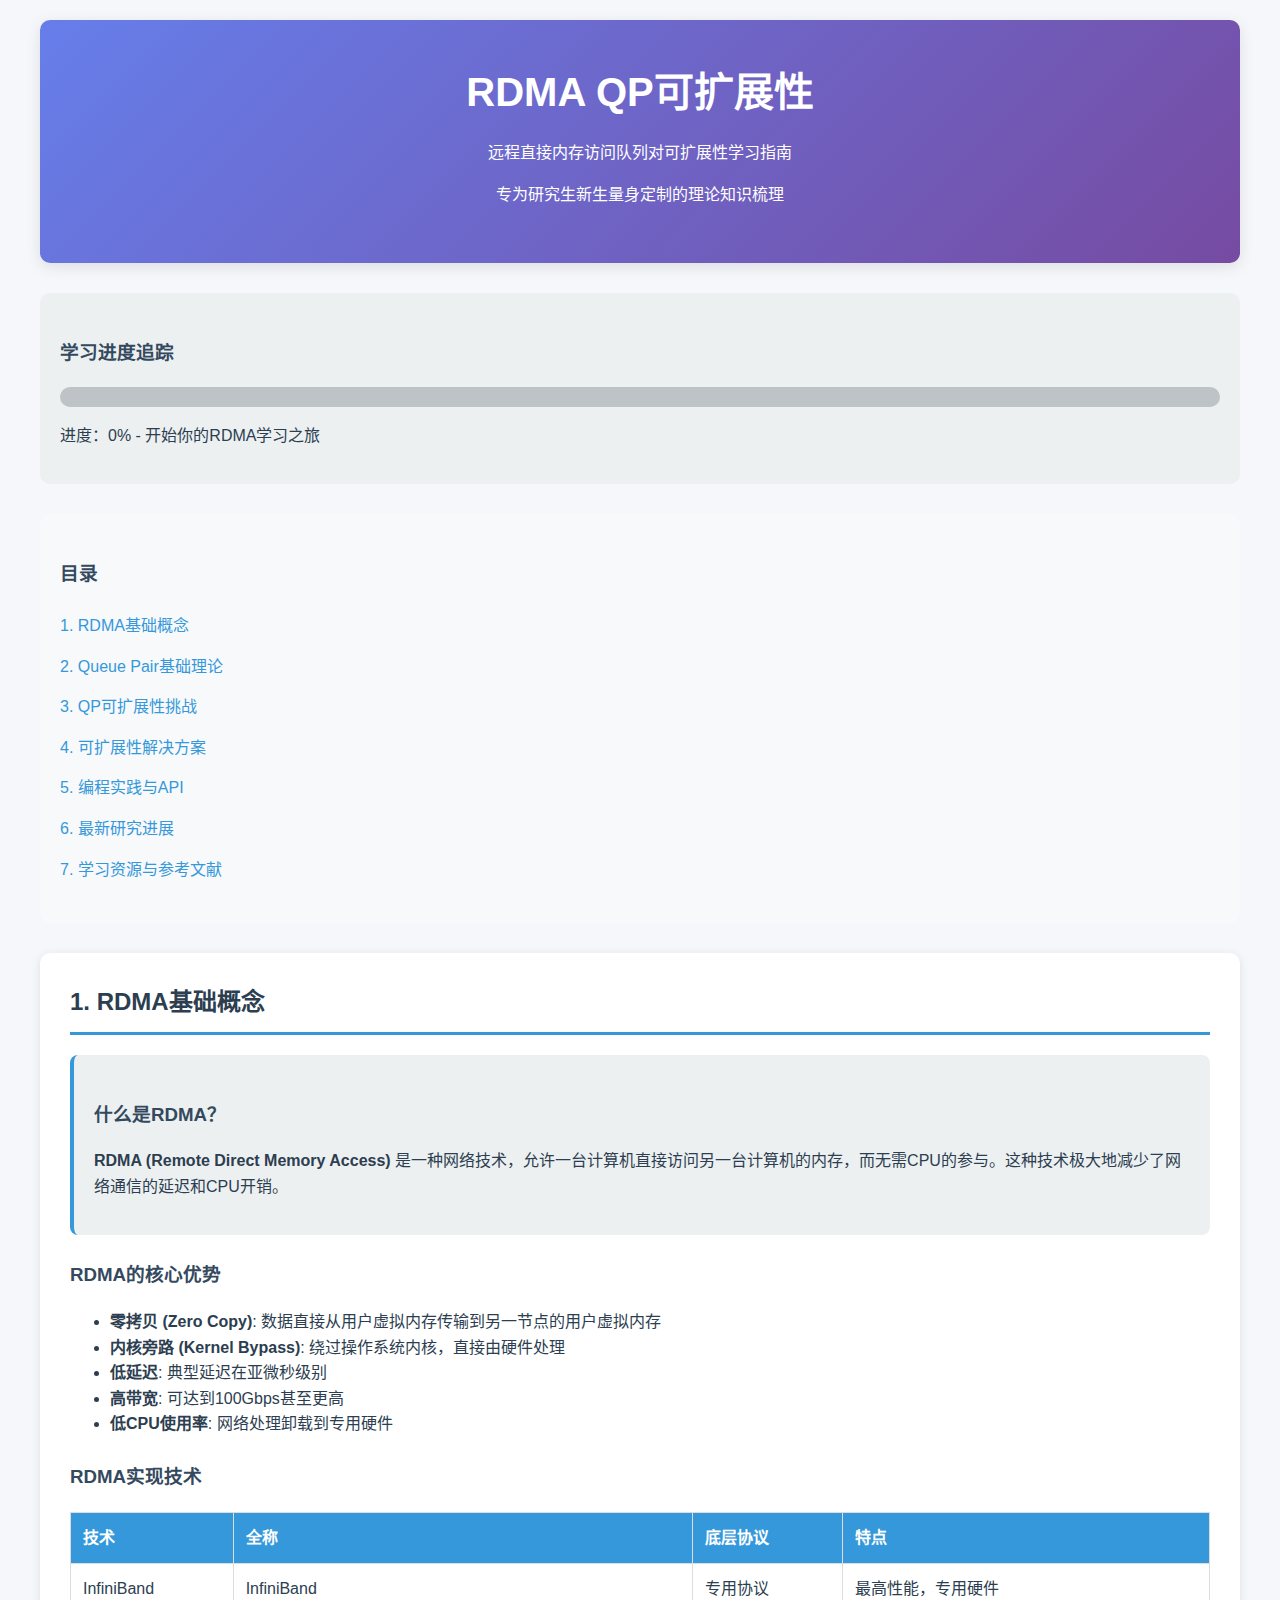
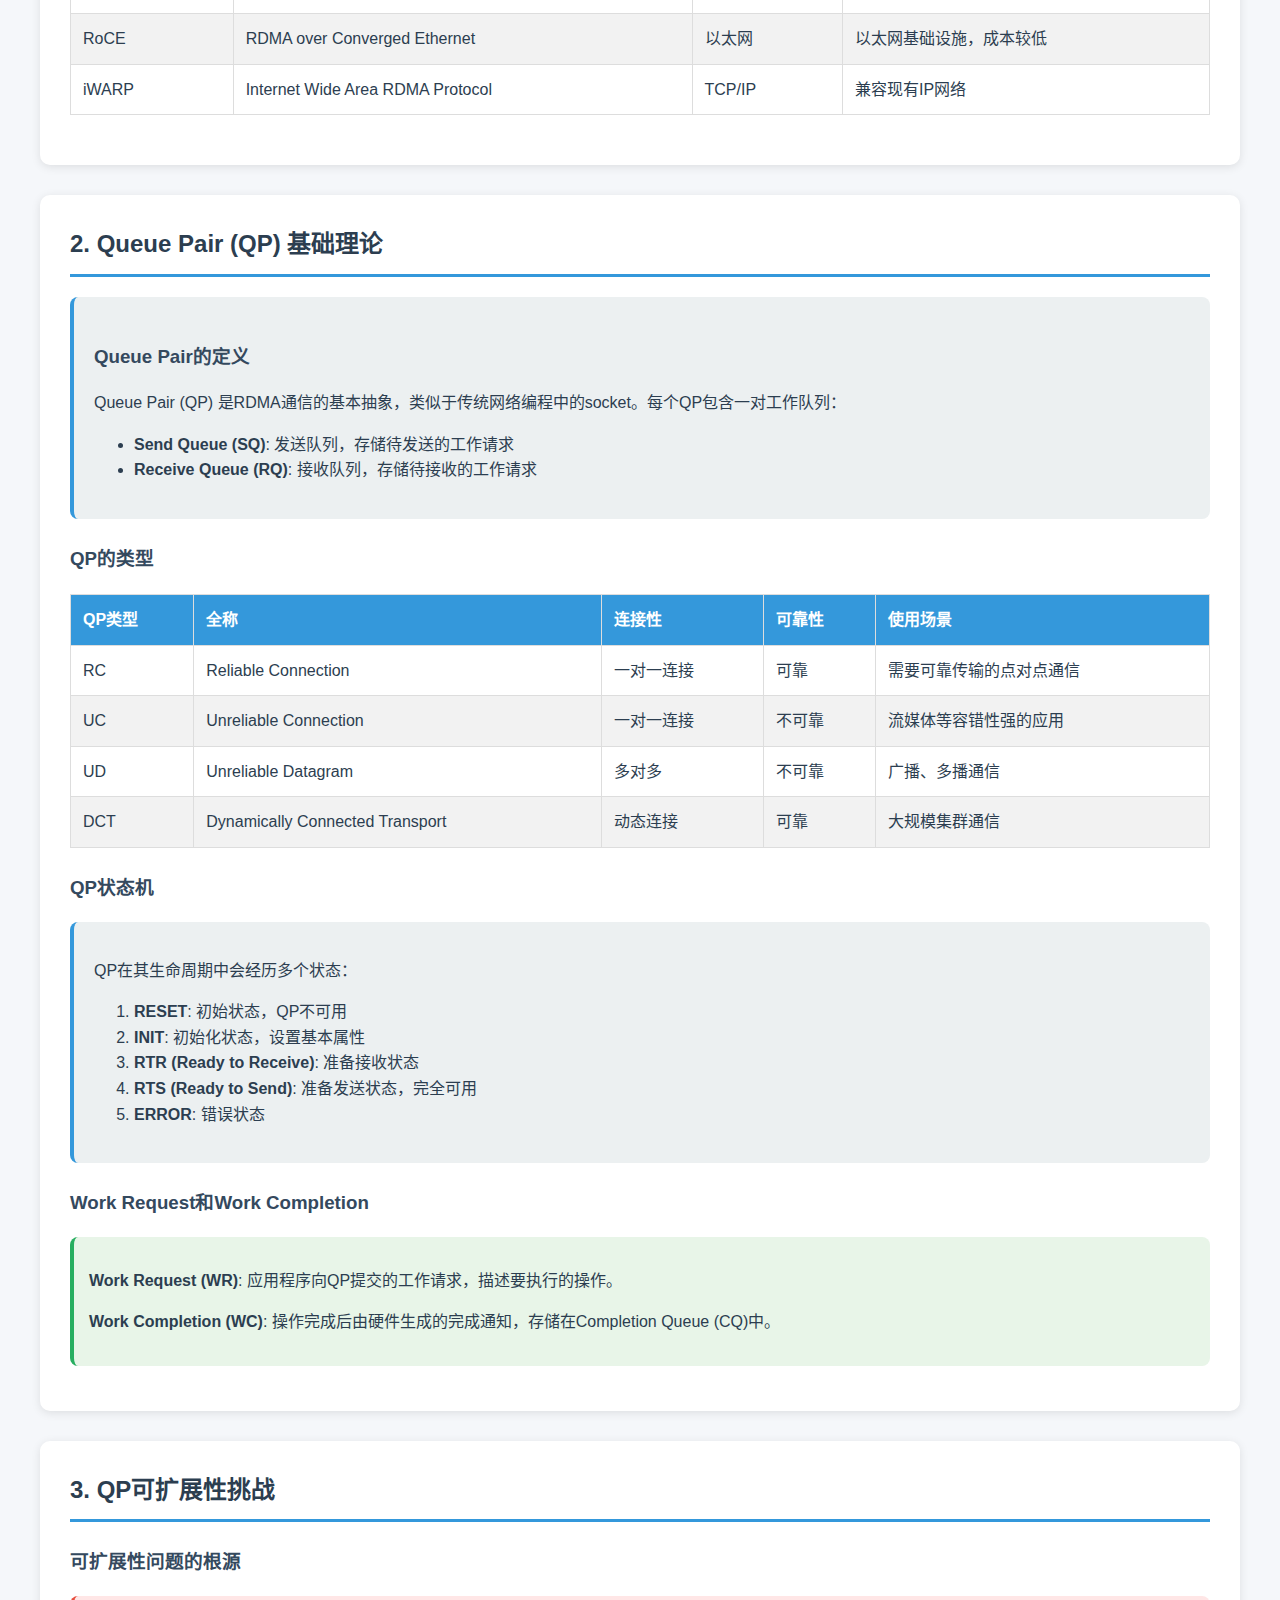
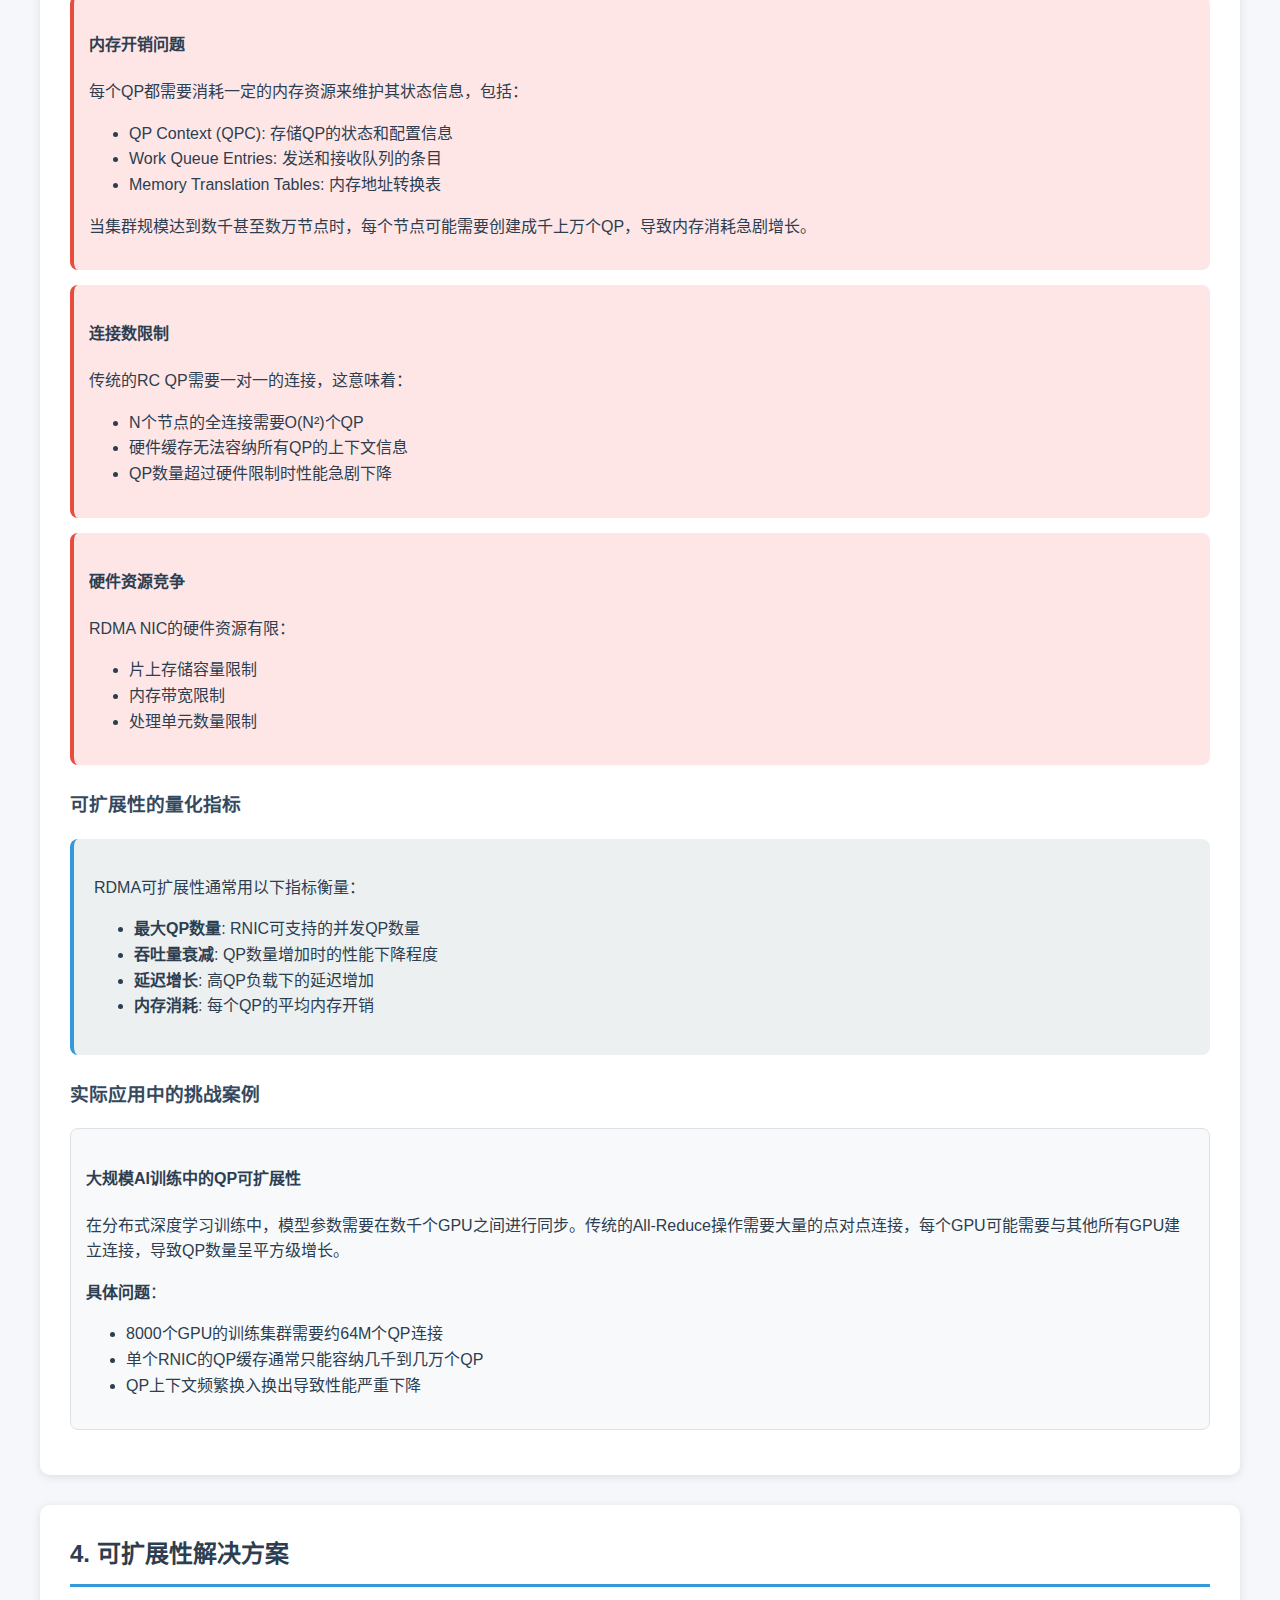
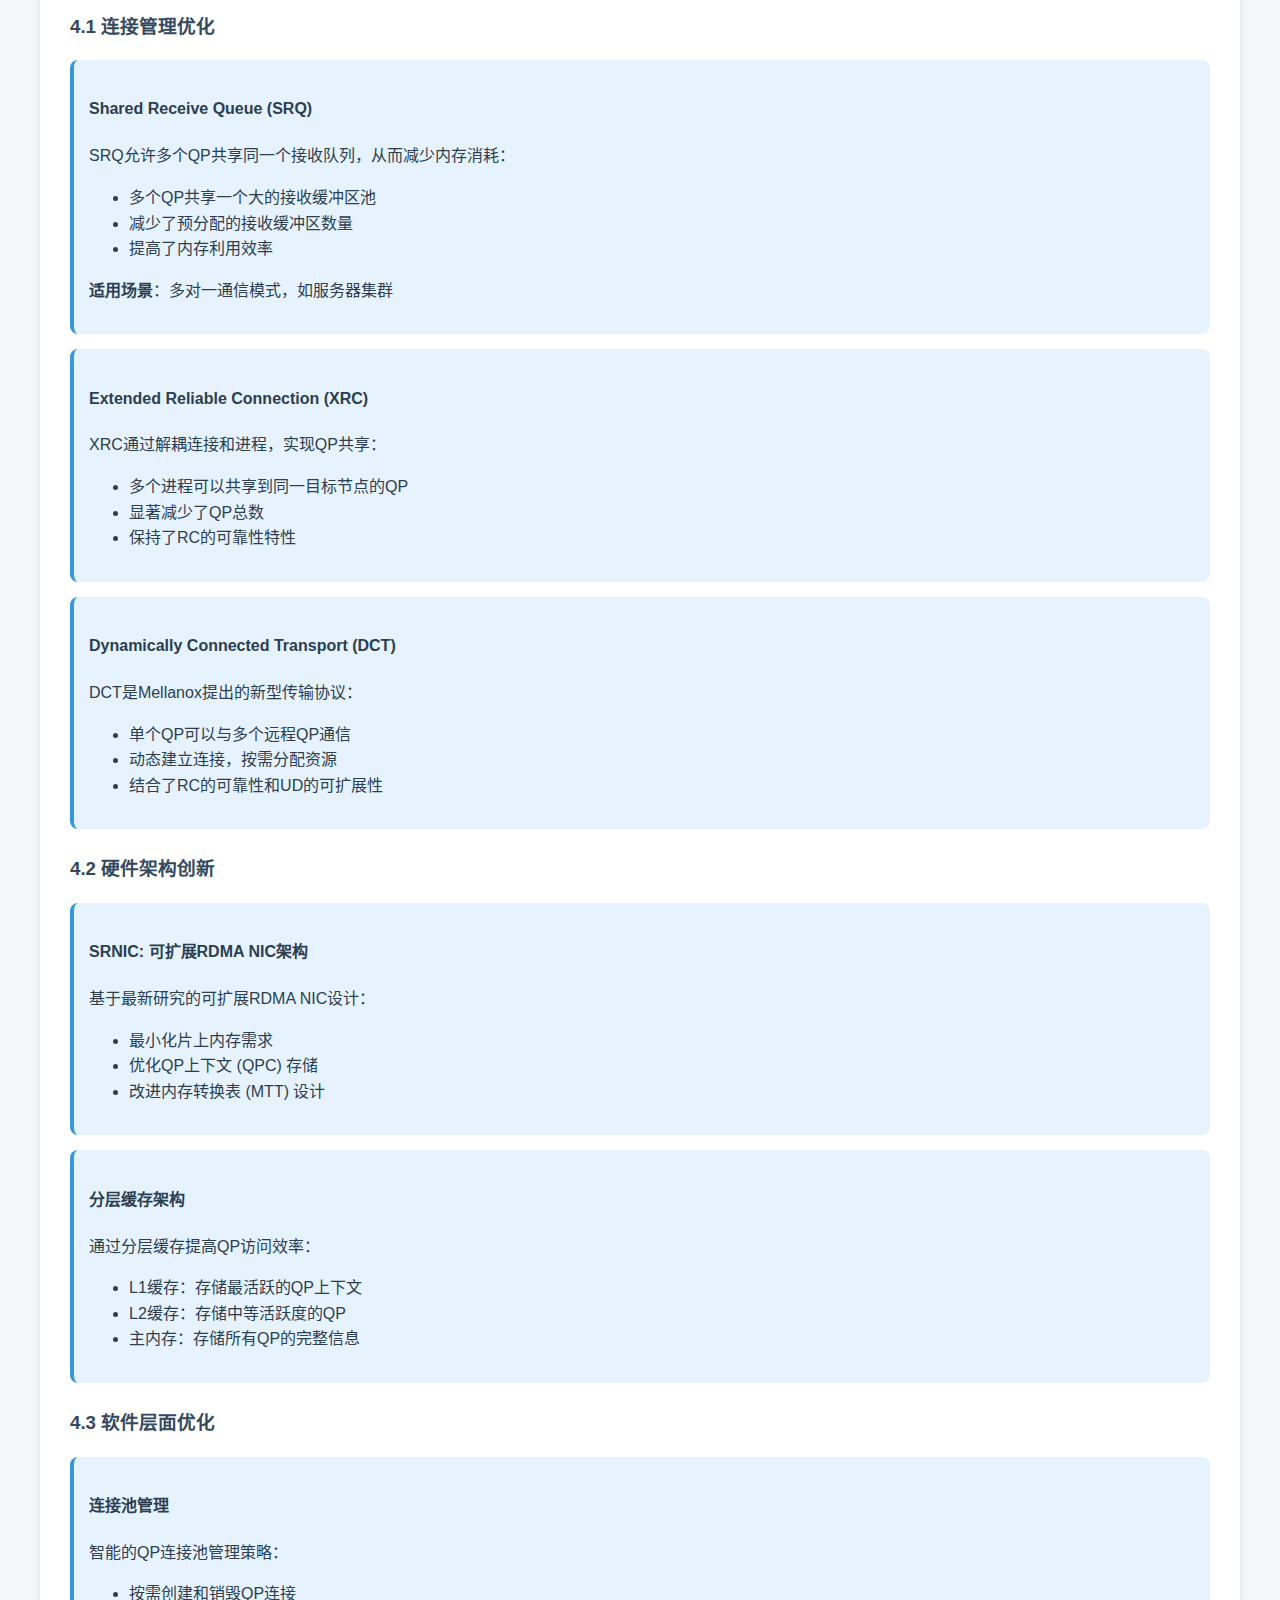
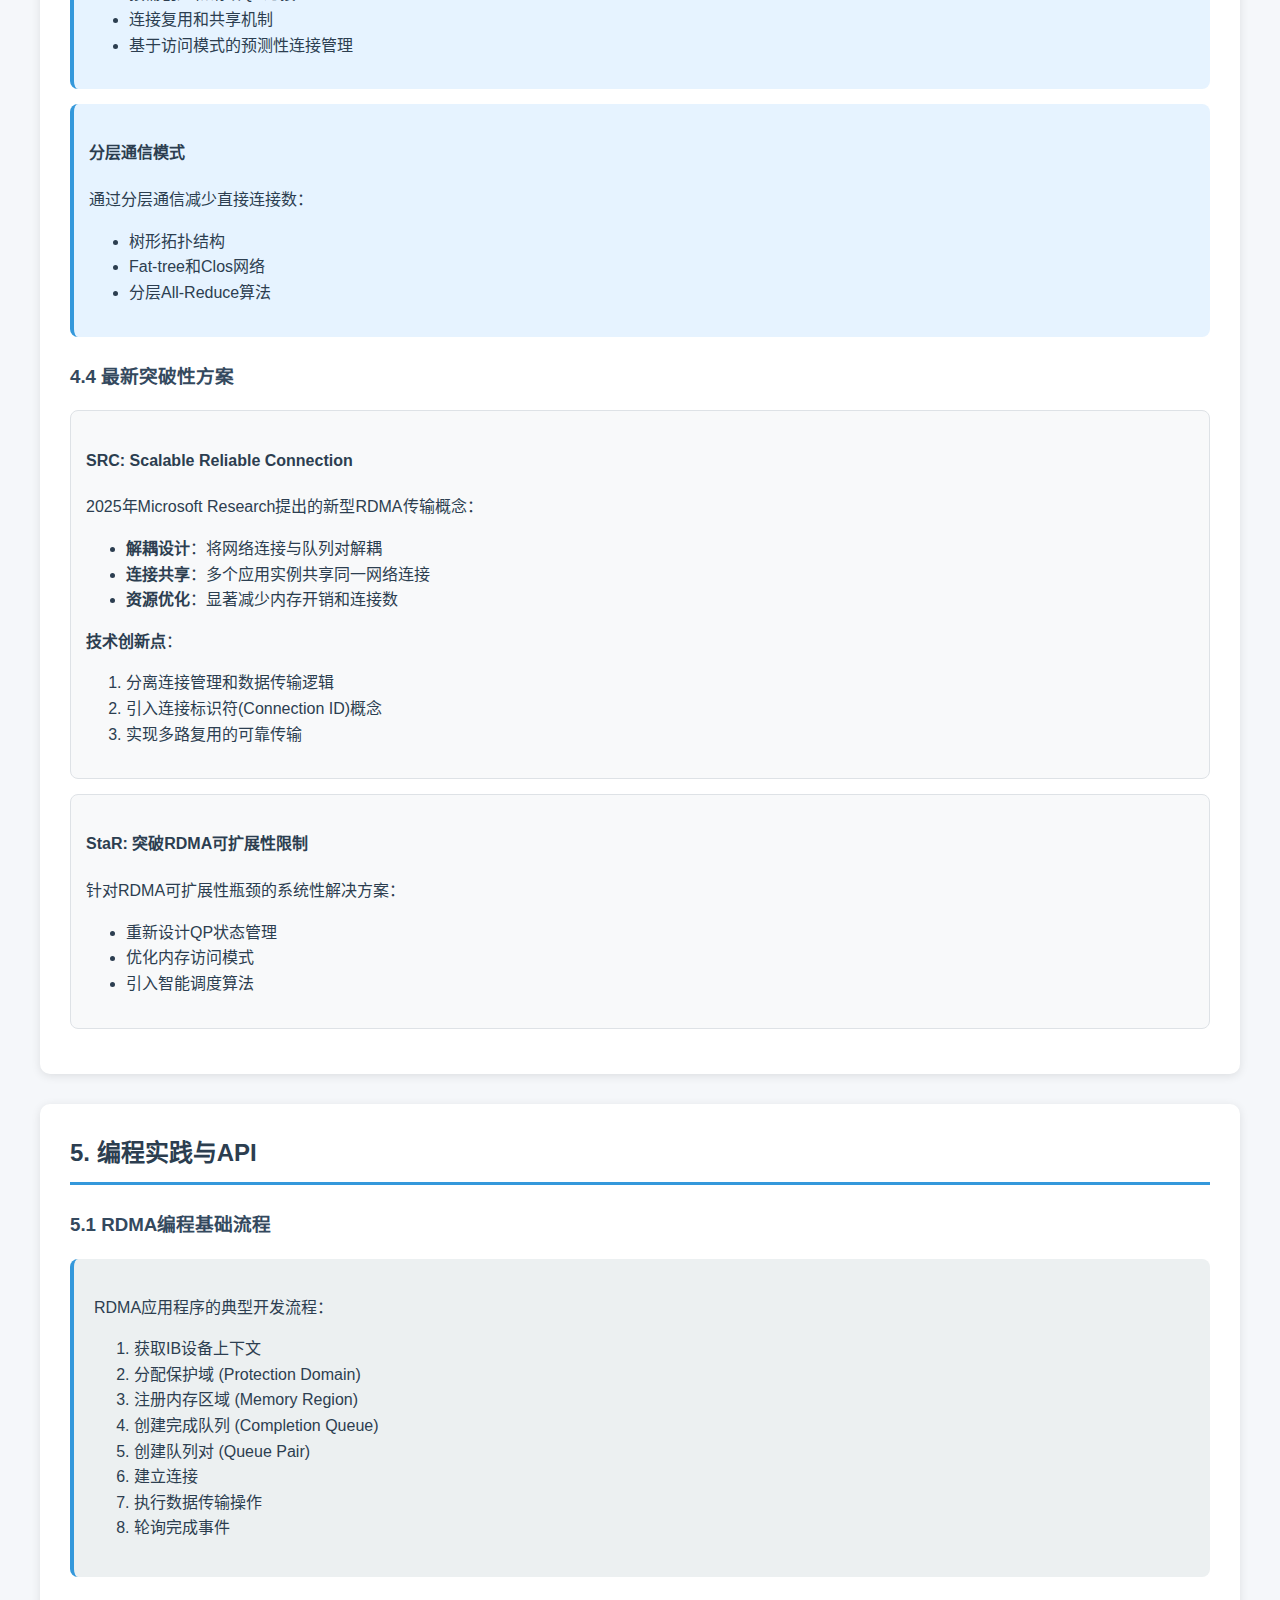
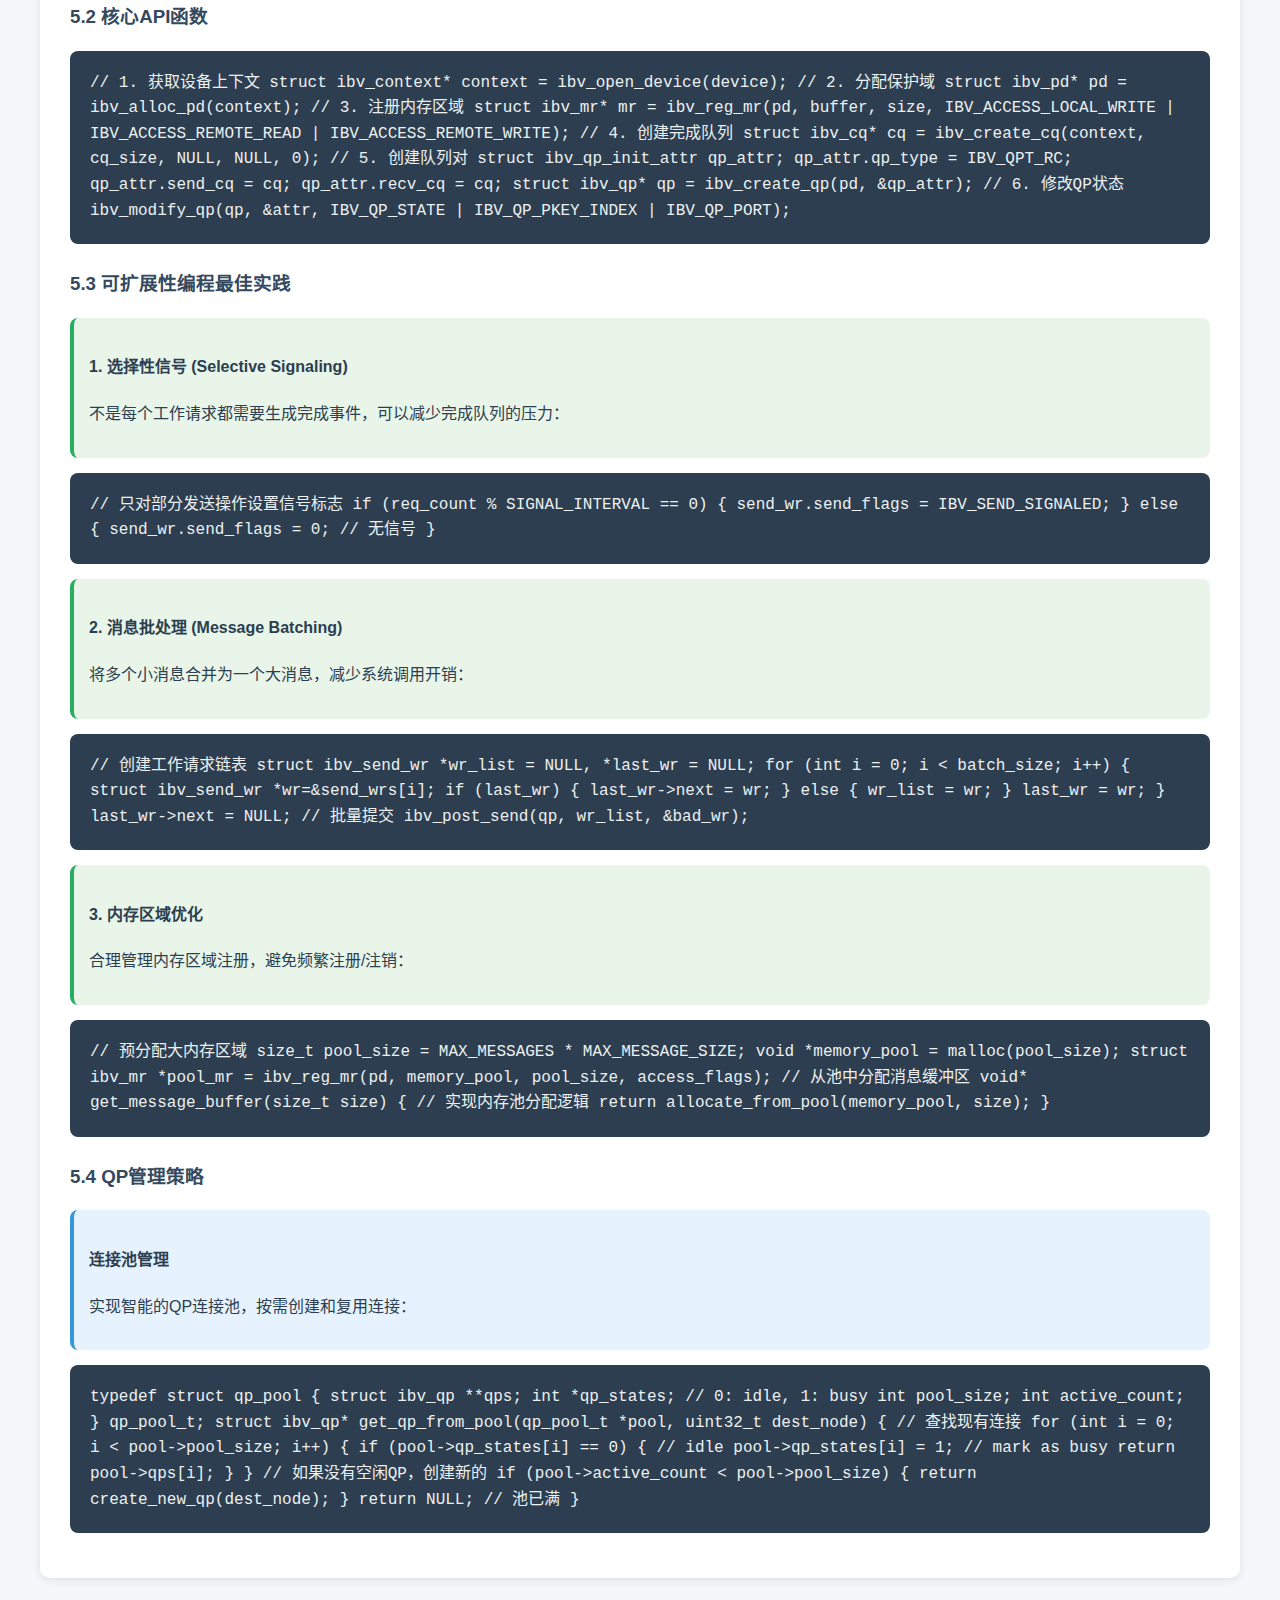
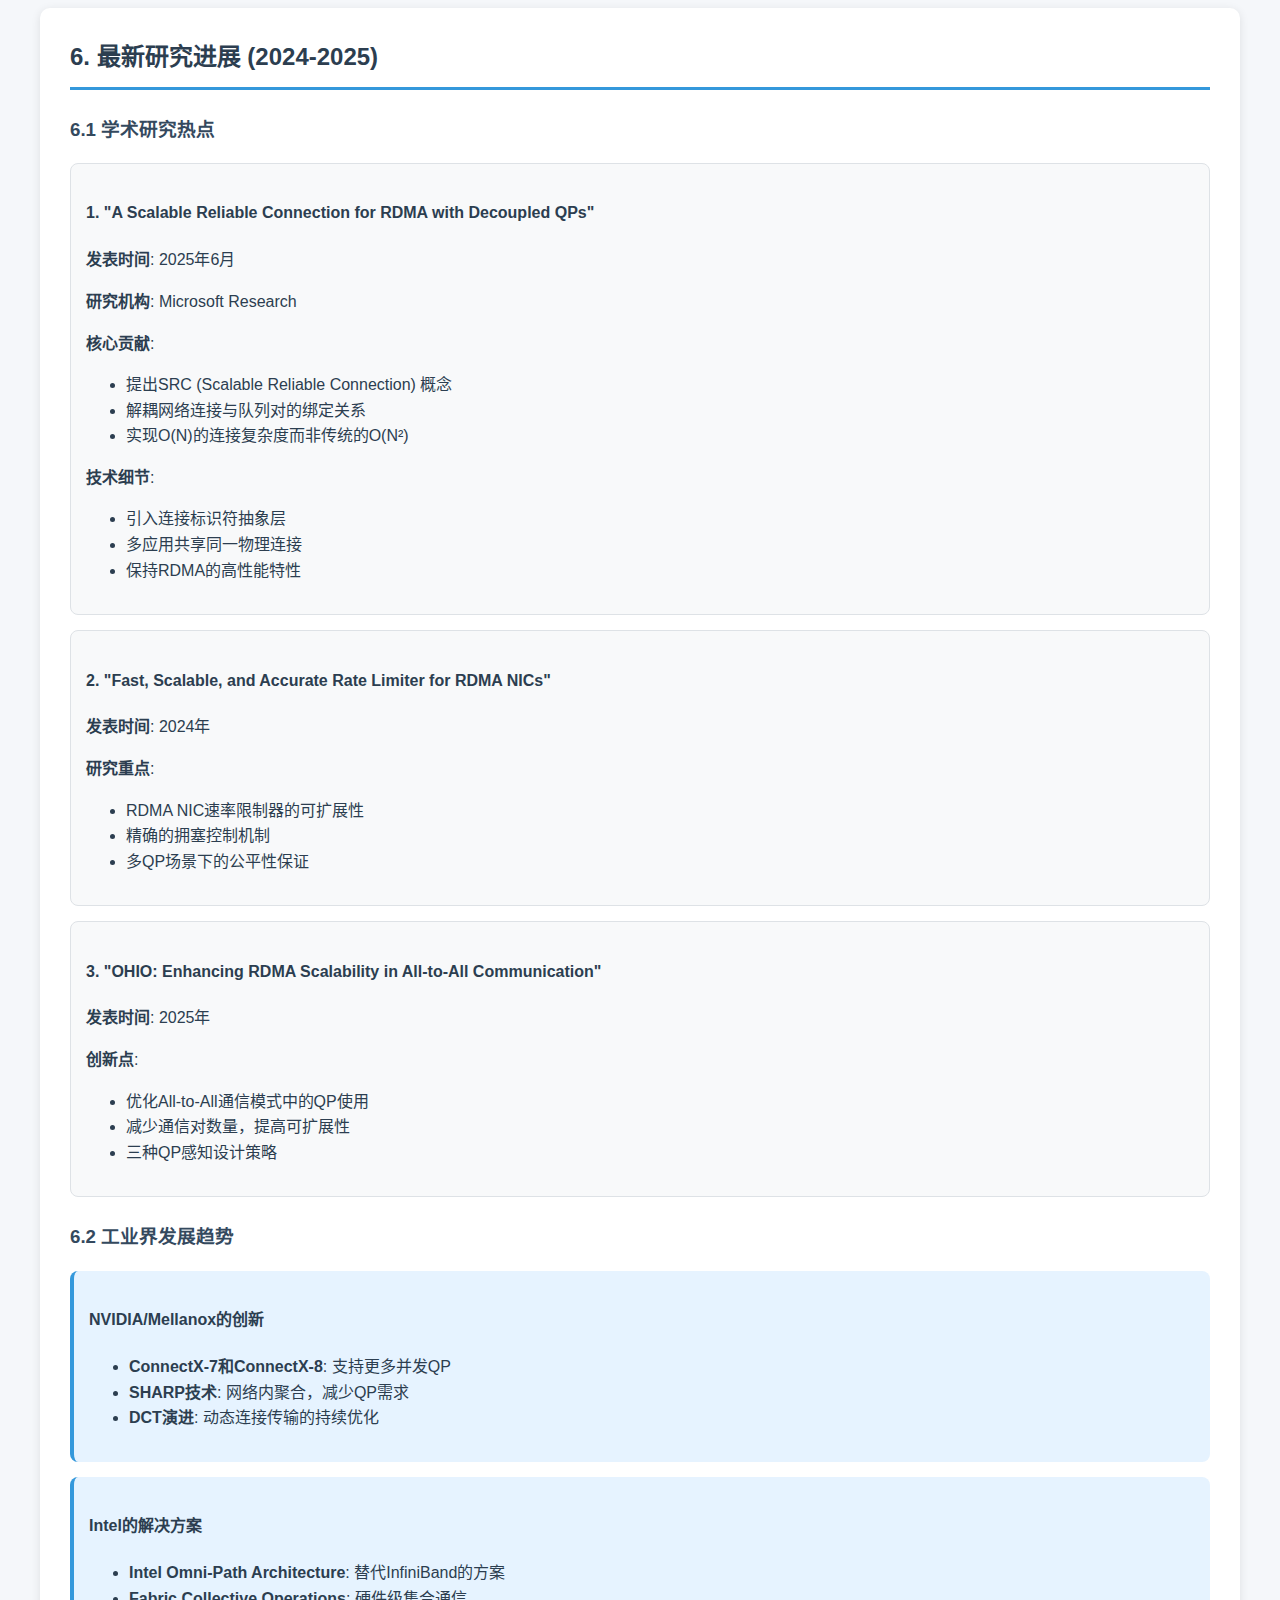
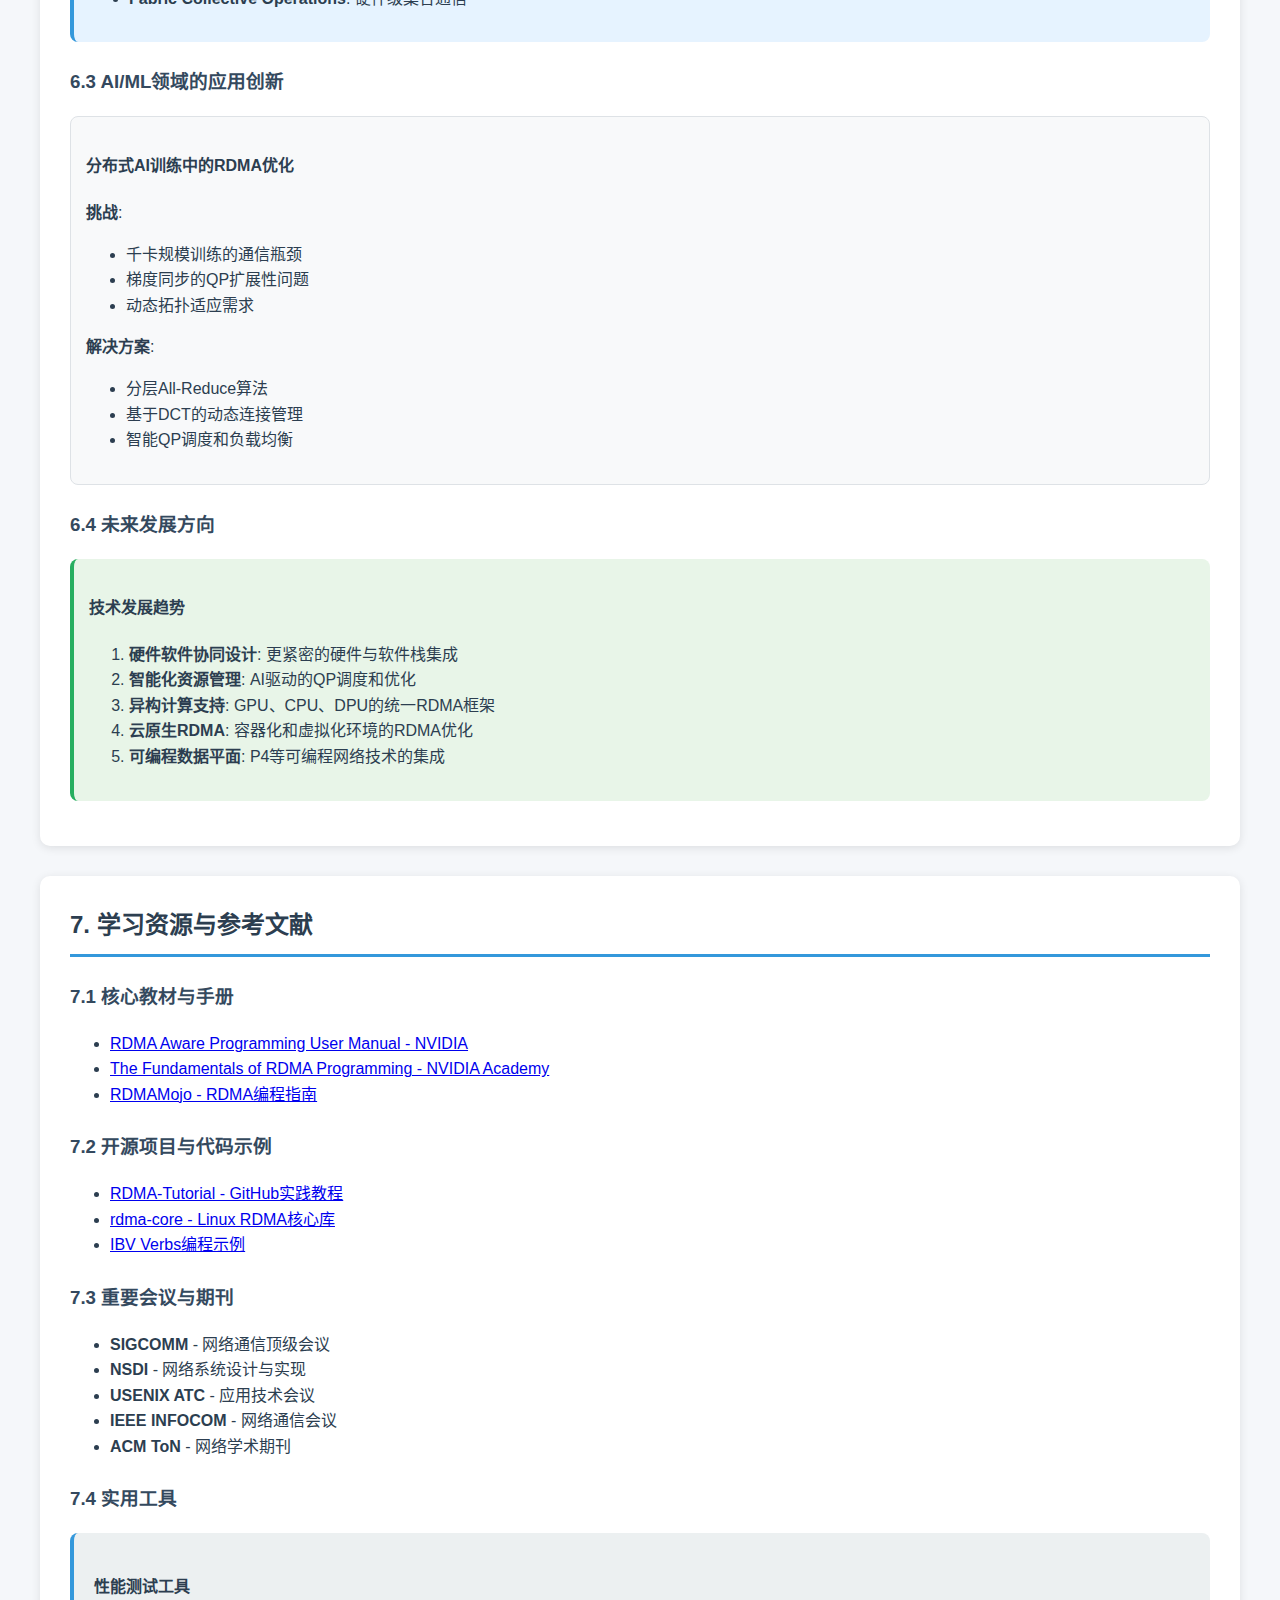
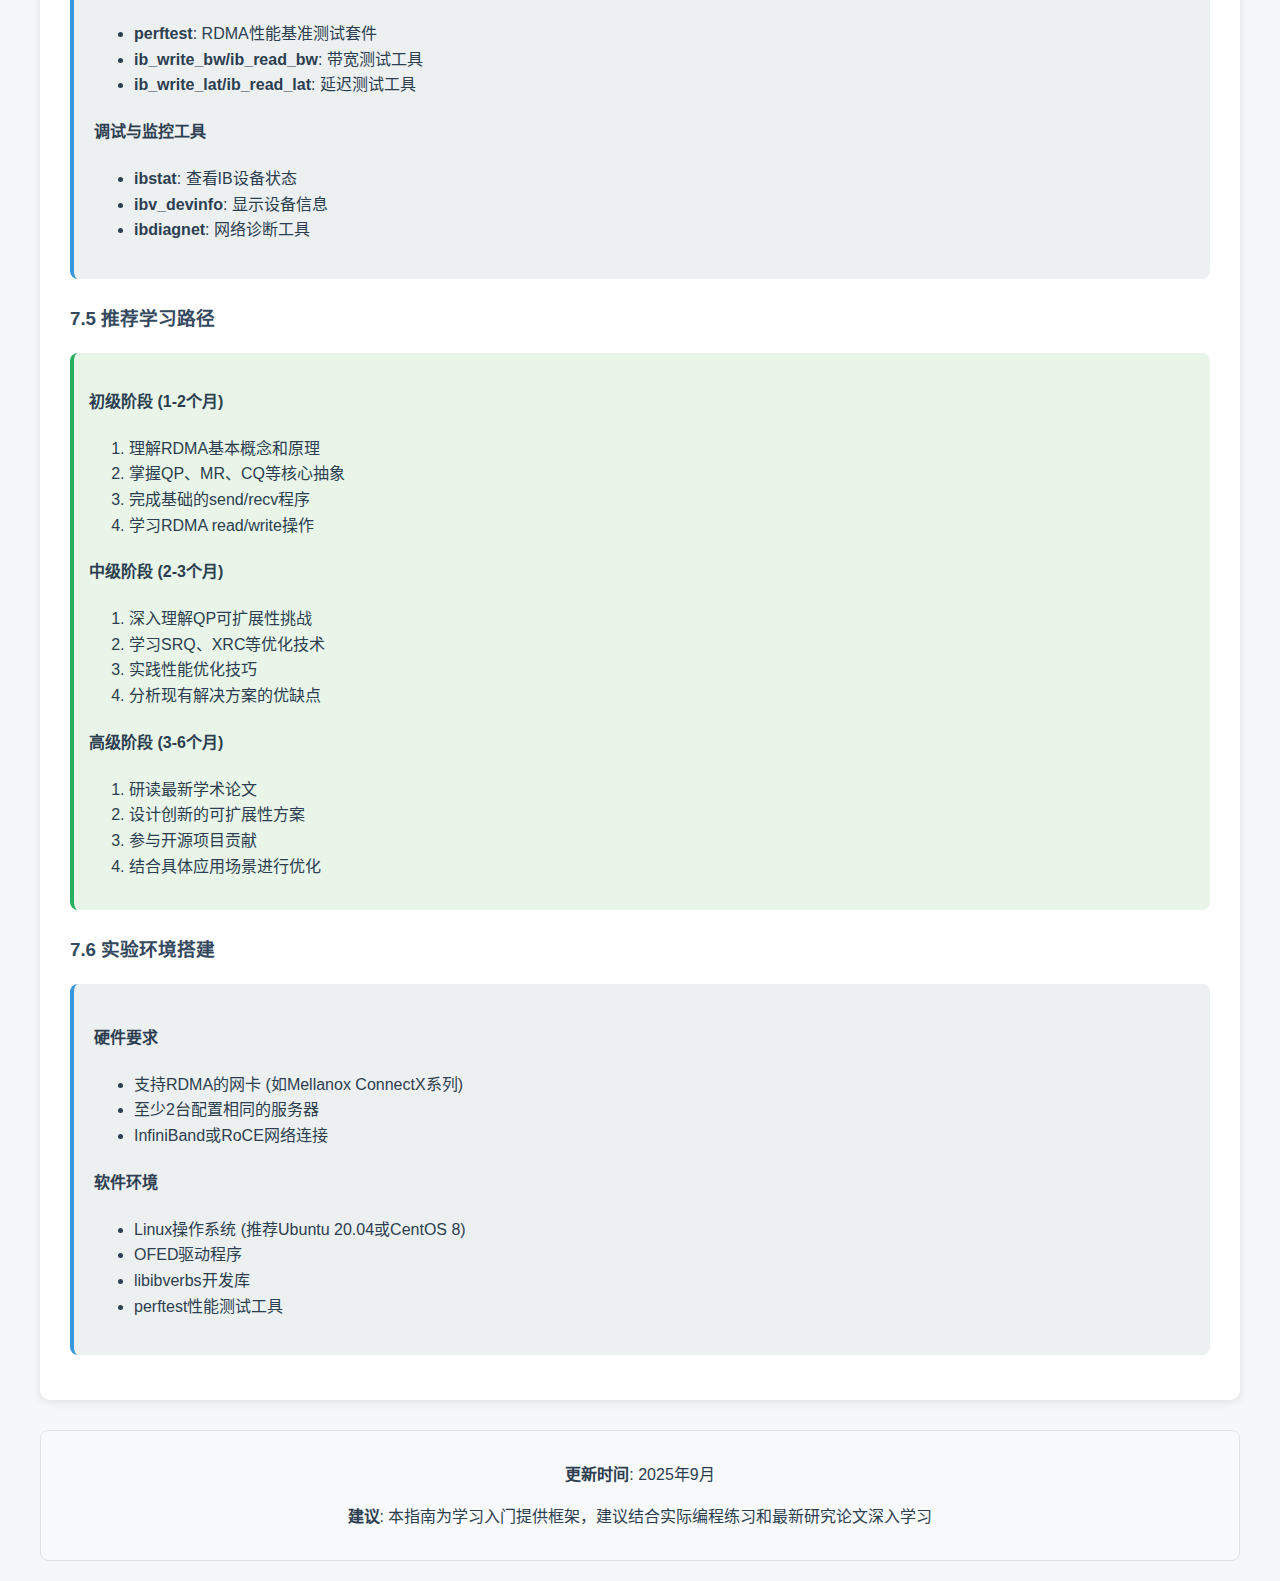
<file: rdma_qp_scalability_learning.html>
<!DOCTYPE html>
<html lang="zh-CN">

<head>
    <meta charset="UTF-8">
    <meta name="viewport" content="width=device-width, initial-scale=1.0">
    <title>RDMA QP可扩展性学习指南</title>
    <style>
        body {
            font-family: 'Segoe UI', Tahoma, Geneva, Verdana, sans-serif;
            line-height: 1.6;
            margin: 0;
            padding: 0;
            background-color: #f5f7fa;
            color: #2c3e50;
        }

        .container {
            max-width: 1200px;
            margin: 0 auto;
            padding: 20px;
        }

        .header {
            background: linear-gradient(135deg, #667eea 0%, #764ba2 100%);
            color: white;
            text-align: center;
            padding: 40px 20px;
            border-radius: 10px;
            margin-bottom: 30px;
            box-shadow: 0 4px 15px rgba(0, 0, 0, 0.1);
        }

        .nav {
            background: white;
            padding: 20px;
            border-radius: 10px;
            margin-bottom: 30px;
            box-shadow: 0 2px 10px rgba(0, 0, 0, 0.1);
        }

        .nav ul {
            list-style: none;
            padding: 0;
            margin: 0;
            display: flex;
            flex-wrap: wrap;
            gap: 20px;
        }

        .nav li {
            background: #ecf0f1;
            padding: 10px 20px;
            border-radius: 5px;
            cursor: pointer;
            transition: all 0.3s ease;
        }

        .nav li:hover {
            background: #3498db;
            color: white;
            transform: translateY(-2px);
        }

        .section {
            background: white;
            margin-bottom: 30px;
            padding: 30px;
            border-radius: 10px;
            box-shadow: 0 2px 10px rgba(0, 0, 0, 0.1);
        }

        h1 {
            color: white;
            margin: 0;
            font-size: 2.5em;
        }

        h2 {
            color: #2c3e50;
            border-bottom: 3px solid #3498db;
            padding-bottom: 10px;
            margin-top: 0;
        }

        h3 {
            color: #34495e;
            margin-top: 25px;
        }

        .concept-box {
            background: #ecf0f1;
            padding: 20px;
            border-radius: 8px;
            margin: 15px 0;
            border-left: 4px solid #3498db;
        }

        .key-point {
            background: #e8f5e8;
            padding: 15px;
            border-radius: 8px;
            margin: 15px 0;
            border-left: 4px solid #27ae60;
        }

        .challenge {
            background: #ffe6e6;
            padding: 15px;
            border-radius: 8px;
            margin: 15px 0;
            border-left: 4px solid #e74c3c;
        }

        .solution {
            background: #e6f3ff;
            padding: 15px;
            border-radius: 8px;
            margin: 15px 0;
            border-left: 4px solid #3498db;
        }

        .code-block {
            background: #2c3e50;
            color: #ecf0f1;
            padding: 20px;
            border-radius: 8px;
            margin: 15px 0;
            overflow-x: auto;
            font-family: 'Courier New', monospace;
        }

        .research-paper {
            background: #f8f9fa;
            padding: 15px;
            border-radius: 8px;
            margin: 15px 0;
            border: 1px solid #dee2e6;
        }

        .comparison-table {
            width: 100%;
            border-collapse: collapse;
            margin: 20px 0;
        }

        .comparison-table th,
        .comparison-table td {
            border: 1px solid #ddd;
            padding: 12px;
            text-align: left;
        }

        .comparison-table th {
            background-color: #3498db;
            color: white;
        }

        .comparison-table tr:nth-child(even) {
            background-color: #f2f2f2;
        }

        .progress-indicator {
            background: #ecf0f1;
            padding: 20px;
            border-radius: 10px;
            margin-bottom: 30px;
        }

        .progress-bar {
            width: 100%;
            height: 20px;
            background: #bdc3c7;
            border-radius: 10px;
            overflow: hidden;
        }

        .progress-fill {
            height: 100%;
            background: linear-gradient(90deg, #3498db, #2ecc71);
            width: 0%;
            transition: width 0.3s ease;
        }

        .toc {
            background: #f8f9fa;
            padding: 20px;
            border-radius: 10px;
            margin-bottom: 30px;
        }

        .toc ul {
            list-style: none;
            padding-left: 0;
        }

        .toc li {
            margin: 5px 0;
            padding: 5px 0;
        }

        .toc a {
            text-decoration: none;
            color: #3498db;
            transition: color 0.3s ease;
        }

        .toc a:hover {
            color: #2980b9;
        }

        .author-info {
            background: #f8f9fa;
            padding: 15px;
            border-radius: 8px;
            margin-top: 30px;
            text-align: center;
            border: 1px solid #dee2e6;
        }

        @media (max-width: 768px) {
            .nav ul {
                flex-direction: column;
            }

            .container {
                padding: 10px;
            }
        }
    </style>
</head>

<body>
    <div class="container">
        <div class="header">
            <h1>RDMA QP可扩展性</h1>
            <p>远程直接内存访问队列对可扩展性学习指南</p>
            <p>专为研究生新生量身定制的理论知识梳理</p>
        </div>

        <div class="progress-indicator">
            <h3>学习进度追踪</h3>
            <div class="progress-bar">
                <div class="progress-fill" id="progressFill"></div>
            </div>
            <p id="progressText">进度：0% - 开始你的RDMA学习之旅</p>
        </div>

        <div class="toc">
            <h3>目录</h3>
            <ul>
                <li><a href="#basics" onclick="updateProgress(10)">1. RDMA基础概念</a></li>
                <li><a href="#qp-concepts" onclick="updateProgress(20)">2. Queue Pair基础理论</a></li>
                <li><a href="#scalability-challenges" onclick="updateProgress(40)">3. QP可扩展性挑战</a></li>
                <li><a href="#solutions" onclick="updateProgress(60)">4. 可扩展性解决方案</a></li>
                <li><a href="#programming" onclick="updateProgress(80)">5. 编程实践与API</a></li>
                <li><a href="#latest-research" onclick="updateProgress(90)">6. 最新研究进展</a></li>
                <li><a href="#resources" onclick="updateProgress(100)">7. 学习资源与参考文献</a></li>
            </ul>
        </div>

        <div class="section" id="basics">
            <h2>1. RDMA基础概念</h2>

            <div class="concept-box">
                <h3>什么是RDMA？</h3>
                <p><strong>RDMA (Remote Direct Memory Access)</strong>
                    是一种网络技术，允许一台计算机直接访问另一台计算机的内存，而无需CPU的参与。这种技术极大地减少了网络通信的延迟和CPU开销。</p>
            </div>

            <h3>RDMA的核心优势</h3>
            <ul>
                <li><strong>零拷贝 (Zero Copy)</strong>: 数据直接从用户虚拟内存传输到另一节点的用户虚拟内存</li>
                <li><strong>内核旁路 (Kernel Bypass)</strong>: 绕过操作系统内核，直接由硬件处理</li>
                <li><strong>低延迟</strong>: 典型延迟在亚微秒级别</li>
                <li><strong>高带宽</strong>: 可达到100Gbps甚至更高</li>
                <li><strong>低CPU使用率</strong>: 网络处理卸载到专用硬件</li>
            </ul>

            <h3>RDMA实现技术</h3>
            <table class="comparison-table">
                <thead>
                    <tr>
                        <th>技术</th>
                        <th>全称</th>
                        <th>底层协议</th>
                        <th>特点</th>
                    </tr>
                </thead>
                <tbody>
                    <tr>
                        <td>InfiniBand</td>
                        <td>InfiniBand</td>
                        <td>专用协议</td>
                        <td>最高性能，专用硬件</td>
                    </tr>
                    <tr>
                        <td>RoCE</td>
                        <td>RDMA over Converged Ethernet</td>
                        <td>以太网</td>
                        <td>以太网基础设施，成本较低</td>
                    </tr>
                    <tr>
                        <td>iWARP</td>
                        <td>Internet Wide Area RDMA Protocol</td>
                        <td>TCP/IP</td>
                        <td>兼容现有IP网络</td>
                    </tr>
                </tbody>
            </table>
        </div>

        <div class="section" id="qp-concepts">
            <h2>2. Queue Pair (QP) 基础理论</h2>

            <div class="concept-box">
                <h3>Queue Pair的定义</h3>
                <p>Queue Pair (QP) 是RDMA通信的基本抽象，类似于传统网络编程中的socket。每个QP包含一对工作队列：</p>
                <ul>
                    <li><strong>Send Queue (SQ)</strong>: 发送队列，存储待发送的工作请求</li>
                    <li><strong>Receive Queue (RQ)</strong>: 接收队列，存储待接收的工作请求</li>
                </ul>
            </div>

            <h3>QP的类型</h3>
            <table class="comparison-table">
                <thead>
                    <tr>
                        <th>QP类型</th>
                        <th>全称</th>
                        <th>连接性</th>
                        <th>可靠性</th>
                        <th>使用场景</th>
                    </tr>
                </thead>
                <tbody>
                    <tr>
                        <td>RC</td>
                        <td>Reliable Connection</td>
                        <td>一对一连接</td>
                        <td>可靠</td>
                        <td>需要可靠传输的点对点通信</td>
                    </tr>
                    <tr>
                        <td>UC</td>
                        <td>Unreliable Connection</td>
                        <td>一对一连接</td>
                        <td>不可靠</td>
                        <td>流媒体等容错性强的应用</td>
                    </tr>
                    <tr>
                        <td>UD</td>
                        <td>Unreliable Datagram</td>
                        <td>多对多</td>
                        <td>不可靠</td>
                        <td>广播、多播通信</td>
                    </tr>
                    <tr>
                        <td>DCT</td>
                        <td>Dynamically Connected Transport</td>
                        <td>动态连接</td>
                        <td>可靠</td>
                        <td>大规模集群通信</td>
                    </tr>
                </tbody>
            </table>

            <h3>QP状态机</h3>
            <div class="concept-box">
                <p>QP在其生命周期中会经历多个状态：</p>
                <ol>
                    <li><strong>RESET</strong>: 初始状态，QP不可用</li>
                    <li><strong>INIT</strong>: 初始化状态，设置基本属性</li>
                    <li><strong>RTR (Ready to Receive)</strong>: 准备接收状态</li>
                    <li><strong>RTS (Ready to Send)</strong>: 准备发送状态，完全可用</li>
                    <li><strong>ERROR</strong>: 错误状态</li>
                </ol>
            </div>

            <h3>Work Request和Work Completion</h3>
            <div class="key-point">
                <p><strong>Work Request (WR)</strong>: 应用程序向QP提交的工作请求，描述要执行的操作。</p>
                <p><strong>Work Completion (WC)</strong>: 操作完成后由硬件生成的完成通知，存储在Completion Queue (CQ)中。</p>
            </div>
        </div>

        <div class="section" id="scalability-challenges">
            <h2>3. QP可扩展性挑战</h2>

            <h3>可扩展性问题的根源</h3>
            <div class="challenge">
                <h4>内存开销问题</h4>
                <p>每个QP都需要消耗一定的内存资源来维护其状态信息，包括：</p>
                <ul>
                    <li>QP Context (QPC): 存储QP的状态和配置信息</li>
                    <li>Work Queue Entries: 发送和接收队列的条目</li>
                    <li>Memory Translation Tables: 内存地址转换表</li>
                </ul>
                <p>当集群规模达到数千甚至数万节点时，每个节点可能需要创建成千上万个QP，导致内存消耗急剧增长。</p>
            </div>

            <div class="challenge">
                <h4>连接数限制</h4>
                <p>传统的RC QP需要一对一的连接，这意味着：</p>
                <ul>
                    <li>N个节点的全连接需要O(N²)个QP</li>
                    <li>硬件缓存无法容纳所有QP的上下文信息</li>
                    <li>QP数量超过硬件限制时性能急剧下降</li>
                </ul>
            </div>

            <div class="challenge">
                <h4>硬件资源竞争</h4>
                <p>RDMA NIC的硬件资源有限：</p>
                <ul>
                    <li>片上存储容量限制</li>
                    <li>内存带宽限制</li>
                    <li>处理单元数量限制</li>
                </ul>
            </div>

            <h3>可扩展性的量化指标</h3>
            <div class="concept-box">
                <p>RDMA可扩展性通常用以下指标衡量：</p>
                <ul>
                    <li><strong>最大QP数量</strong>: RNIC可支持的并发QP数量</li>
                    <li><strong>吞吐量衰减</strong>: QP数量增加时的性能下降程度</li>
                    <li><strong>延迟增长</strong>: 高QP负载下的延迟增加</li>
                    <li><strong>内存消耗</strong>: 每个QP的平均内存开销</li>
                </ul>
            </div>

            <h3>实际应用中的挑战案例</h3>
            <div class="research-paper">
                <h4>大规模AI训练中的QP可扩展性</h4>
                <p>在分布式深度学习训练中，模型参数需要在数千个GPU之间进行同步。传统的All-Reduce操作需要大量的点对点连接，每个GPU可能需要与其他所有GPU建立连接，导致QP数量呈平方级增长。</p>
                <p><strong>具体问题</strong>：</p>
                <ul>
                    <li>8000个GPU的训练集群需要约64M个QP连接</li>
                    <li>单个RNIC的QP缓存通常只能容纳几千到几万个QP</li>
                    <li>QP上下文频繁换入换出导致性能严重下降</li>
                </ul>
            </div>
        </div>

        <div class="section" id="solutions">
            <h2>4. 可扩展性解决方案</h2>

            <h3>4.1 连接管理优化</h3>

            <div class="solution">
                <h4>Shared Receive Queue (SRQ)</h4>
                <p>SRQ允许多个QP共享同一个接收队列，从而减少内存消耗：</p>
                <ul>
                    <li>多个QP共享一个大的接收缓冲区池</li>
                    <li>减少了预分配的接收缓冲区数量</li>
                    <li>提高了内存利用效率</li>
                </ul>
                <p><strong>适用场景</strong>：多对一通信模式，如服务器集群</p>
            </div>

            <div class="solution">
                <h4>Extended Reliable Connection (XRC)</h4>
                <p>XRC通过解耦连接和进程，实现QP共享：</p>
                <ul>
                    <li>多个进程可以共享到同一目标节点的QP</li>
                    <li>显著减少了QP总数</li>
                    <li>保持了RC的可靠性特性</li>
                </ul>
            </div>

            <div class="solution">
                <h4>Dynamically Connected Transport (DCT)</h4>
                <p>DCT是Mellanox提出的新型传输协议：</p>
                <ul>
                    <li>单个QP可以与多个远程QP通信</li>
                    <li>动态建立连接，按需分配资源</li>
                    <li>结合了RC的可靠性和UD的可扩展性</li>
                </ul>
            </div>

            <h3>4.2 硬件架构创新</h3>

            <div class="solution">
                <h4>SRNIC: 可扩展RDMA NIC架构</h4>
                <p>基于最新研究的可扩展RDMA NIC设计：</p>
                <ul>
                    <li>最小化片上内存需求</li>
                    <li>优化QP上下文 (QPC) 存储</li>
                    <li>改进内存转换表 (MTT) 设计</li>
                </ul>
            </div>

            <div class="solution">
                <h4>分层缓存架构</h4>
                <p>通过分层缓存提高QP访问效率：</p>
                <ul>
                    <li>L1缓存：存储最活跃的QP上下文</li>
                    <li>L2缓存：存储中等活跃度的QP</li>
                    <li>主内存：存储所有QP的完整信息</li>
                </ul>
            </div>

            <h3>4.3 软件层面优化</h3>

            <div class="solution">
                <h4>连接池管理</h4>
                <p>智能的QP连接池管理策略：</p>
                <ul>
                    <li>按需创建和销毁QP连接</li>
                    <li>连接复用和共享机制</li>
                    <li>基于访问模式的预测性连接管理</li>
                </ul>
            </div>

            <div class="solution">
                <h4>分层通信模式</h4>
                <p>通过分层通信减少直接连接数：</p>
                <ul>
                    <li>树形拓扑结构</li>
                    <li>Fat-tree和Clos网络</li>
                    <li>分层All-Reduce算法</li>
                </ul>
            </div>

            <h3>4.4 最新突破性方案</h3>

            <div class="research-paper">
                <h4>SRC: Scalable Reliable Connection</h4>
                <p>2025年Microsoft Research提出的新型RDMA传输概念：</p>
                <ul>
                    <li><strong>解耦设计</strong>：将网络连接与队列对解耦</li>
                    <li><strong>连接共享</strong>：多个应用实例共享同一网络连接</li>
                    <li><strong>资源优化</strong>：显著减少内存开销和连接数</li>
                </ul>
                <p><strong>技术创新点</strong>：</p>
                <ol>
                    <li>分离连接管理和数据传输逻辑</li>
                    <li>引入连接标识符(Connection ID)概念</li>
                    <li>实现多路复用的可靠传输</li>
                </ol>
            </div>

            <div class="research-paper">
                <h4>StaR: 突破RDMA可扩展性限制</h4>
                <p>针对RDMA可扩展性瓶颈的系统性解决方案：</p>
                <ul>
                    <li>重新设计QP状态管理</li>
                    <li>优化内存访问模式</li>
                    <li>引入智能调度算法</li>
                </ul>
            </div>
        </div>

        <div class="section" id="programming">
            <h2>5. 编程实践与API</h2>

            <h3>5.1 RDMA编程基础流程</h3>
            <div class="concept-box">
                <p>RDMA应用程序的典型开发流程：</p>
                <ol>
                    <li>获取IB设备上下文</li>
                    <li>分配保护域 (Protection Domain)</li>
                    <li>注册内存区域 (Memory Region)</li>
                    <li>创建完成队列 (Completion Queue)</li>
                    <li>创建队列对 (Queue Pair)</li>
                    <li>建立连接</li>
                    <li>执行数据传输操作</li>
                    <li>轮询完成事件</li>
                </ol>
            </div>

            <h3>5.2 核心API函数</h3>
            <div class="code-block">
                // 1. 获取设备上下文
                struct ibv_context* context = ibv_open_device(device);

                // 2. 分配保护域
                struct ibv_pd* pd = ibv_alloc_pd(context);

                // 3. 注册内存区域
                struct ibv_mr* mr = ibv_reg_mr(pd, buffer, size,
                IBV_ACCESS_LOCAL_WRITE | IBV_ACCESS_REMOTE_READ | IBV_ACCESS_REMOTE_WRITE);

                // 4. 创建完成队列
                struct ibv_cq* cq = ibv_create_cq(context, cq_size, NULL, NULL, 0);

                // 5. 创建队列对
                struct ibv_qp_init_attr qp_attr;
                qp_attr.qp_type = IBV_QPT_RC;
                qp_attr.send_cq = cq;
                qp_attr.recv_cq = cq;
                struct ibv_qp* qp = ibv_create_qp(pd, &qp_attr);

                // 6. 修改QP状态
                ibv_modify_qp(qp, &attr, IBV_QP_STATE | IBV_QP_PKEY_INDEX | IBV_QP_PORT);
            </div>

            <h3>5.3 可扩展性编程最佳实践</h3>

            <div class="key-point">
                <h4>1. 选择性信号 (Selective Signaling)</h4>
                <p>不是每个工作请求都需要生成完成事件，可以减少完成队列的压力：</p>
            </div>
            <div class="code-block">
                // 只对部分发送操作设置信号标志
                if (req_count % SIGNAL_INTERVAL == 0) {
                send_wr.send_flags = IBV_SEND_SIGNALED;
                } else {
                send_wr.send_flags = 0; // 无信号
                }
            </div>

            <div class="key-point">
                <h4>2. 消息批处理 (Message Batching)</h4>
                <p>将多个小消息合并为一个大消息，减少系统调用开销：</p>
            </div>
            <div class="code-block">
                // 创建工作请求链表
                struct ibv_send_wr *wr_list = NULL, *last_wr = NULL;
                for (int i = 0; i < batch_size; i++) { struct ibv_send_wr *wr=&send_wrs[i]; if (last_wr) { last_wr->next
                    = wr;
                    } else {
                    wr_list = wr;
                    }
                    last_wr = wr;
                    }
                    last_wr->next = NULL;

                    // 批量提交
                    ibv_post_send(qp, wr_list, &bad_wr);
            </div>

            <div class="key-point">
                <h4>3. 内存区域优化</h4>
                <p>合理管理内存区域注册，避免频繁注册/注销：</p>
            </div>
            <div class="code-block">
                // 预分配大内存区域
                size_t pool_size = MAX_MESSAGES * MAX_MESSAGE_SIZE;
                void *memory_pool = malloc(pool_size);
                struct ibv_mr *pool_mr = ibv_reg_mr(pd, memory_pool, pool_size, access_flags);

                // 从池中分配消息缓冲区
                void* get_message_buffer(size_t size) {
                // 实现内存池分配逻辑
                return allocate_from_pool(memory_pool, size);
                }
            </div>

            <h3>5.4 QP管理策略</h3>
            <div class="solution">
                <h4>连接池管理</h4>
                <p>实现智能的QP连接池，按需创建和复用连接：</p>
            </div>
            <div class="code-block">
                typedef struct qp_pool {
                struct ibv_qp **qps;
                int *qp_states; // 0: idle, 1: busy
                int pool_size;
                int active_count;
                } qp_pool_t;

                struct ibv_qp* get_qp_from_pool(qp_pool_t *pool, uint32_t dest_node) {
                // 查找现有连接
                for (int i = 0; i < pool->pool_size; i++) {
                    if (pool->qp_states[i] == 0) { // idle
                    pool->qp_states[i] = 1; // mark as busy
                    return pool->qps[i];
                    }
                    }

                    // 如果没有空闲QP，创建新的
                    if (pool->active_count < pool->pool_size) {
                        return create_new_qp(dest_node);
                        }

                        return NULL; // 池已满
                        }
            </div>
        </div>

        <div class="section" id="latest-research">
            <h2>6. 最新研究进展 (2024-2025)</h2>

            <h3>6.1 学术研究热点</h3>

            <div class="research-paper">
                <h4>1. "A Scalable Reliable Connection for RDMA with Decoupled QPs"</h4>
                <p><strong>发表时间</strong>: 2025年6月</p>
                <p><strong>研究机构</strong>: Microsoft Research</p>
                <p><strong>核心贡献</strong>:</p>
                <ul>
                    <li>提出SRC (Scalable Reliable Connection) 概念</li>
                    <li>解耦网络连接与队列对的绑定关系</li>
                    <li>实现O(N)的连接复杂度而非传统的O(N²)</li>
                </ul>
                <p><strong>技术细节</strong>:</p>
                <ul>
                    <li>引入连接标识符抽象层</li>
                    <li>多应用共享同一物理连接</li>
                    <li>保持RDMA的高性能特性</li>
                </ul>
            </div>

            <div class="research-paper">
                <h4>2. "Fast, Scalable, and Accurate Rate Limiter for RDMA NICs"</h4>
                <p><strong>发表时间</strong>: 2024年</p>
                <p><strong>研究重点</strong>:</p>
                <ul>
                    <li>RDMA NIC速率限制器的可扩展性</li>
                    <li>精确的拥塞控制机制</li>
                    <li>多QP场景下的公平性保证</li>
                </ul>
            </div>

            <div class="research-paper">
                <h4>3. "OHIO: Enhancing RDMA Scalability in All-to-All Communication"</h4>
                <p><strong>发表时间</strong>: 2025年</p>
                <p><strong>创新点</strong>:</p>
                <ul>
                    <li>优化All-to-All通信模式中的QP使用</li>
                    <li>减少通信对数量，提高可扩展性</li>
                    <li>三种QP感知设计策略</li>
                </ul>
            </div>

            <h3>6.2 工业界发展趋势</h3>

            <div class="solution">
                <h4>NVIDIA/Mellanox的创新</h4>
                <ul>
                    <li><strong>ConnectX-7和ConnectX-8</strong>: 支持更多并发QP</li>
                    <li><strong>SHARP技术</strong>: 网络内聚合，减少QP需求</li>
                    <li><strong>DCT演进</strong>: 动态连接传输的持续优化</li>
                </ul>
            </div>

            <div class="solution">
                <h4>Intel的解决方案</h4>
                <ul>
                    <li><strong>Intel Omni-Path Architecture</strong>: 替代InfiniBand的方案</li>
                    <li><strong>Fabric Collective Operations</strong>: 硬件级集合通信</li>
                </ul>
            </div>

            <h3>6.3 AI/ML领域的应用创新</h3>

            <div class="research-paper">
                <h4>分布式AI训练中的RDMA优化</h4>
                <p><strong>挑战</strong>:</p>
                <ul>
                    <li>千卡规模训练的通信瓶颈</li>
                    <li>梯度同步的QP扩展性问题</li>
                    <li>动态拓扑适应需求</li>
                </ul>
                <p><strong>解决方案</strong>:</p>
                <ul>
                    <li>分层All-Reduce算法</li>
                    <li>基于DCT的动态连接管理</li>
                    <li>智能QP调度和负载均衡</li>
                </ul>
            </div>

            <h3>6.4 未来发展方向</h3>

            <div class="key-point">
                <h4>技术发展趋势</h4>
                <ol>
                    <li><strong>硬件软件协同设计</strong>: 更紧密的硬件与软件栈集成</li>
                    <li><strong>智能化资源管理</strong>: AI驱动的QP调度和优化</li>
                    <li><strong>异构计算支持</strong>: GPU、CPU、DPU的统一RDMA框架</li>
                    <li><strong>云原生RDMA</strong>: 容器化和虚拟化环境的RDMA优化</li>
                    <li><strong>可编程数据平面</strong>: P4等可编程网络技术的集成</li>
                </ol>
            </div>
        </div>

        <div class="section" id="resources">
            <h2>7. 学习资源与参考文献</h2>

            <h3>7.1 核心教材与手册</h3>
            <ul>
                <li><a href="https://www.mellanox.com/related-docs/prod_software/RDMA_Aware_Programming_user_manual.pdf"
                        target="_blank">RDMA Aware Programming User Manual - NVIDIA</a></li>
                <li><a href="https://academy.nvidia.com/en/course/rdma-programming-intro/" target="_blank">The
                        Fundamentals of RDMA Programming - NVIDIA Academy</a></li>
                <li><a href="http://www.rdmamojo.com/" target="_blank">RDMAMojo - RDMA编程指南</a></li>
            </ul>

            <h3>7.2 开源项目与代码示例</h3>
            <ul>
                <li><a href="https://github.com/jcxue/RDMA-Tutorial" target="_blank">RDMA-Tutorial - GitHub实践教程</a></li>
                <li><a href="https://github.com/linux-rdma/rdma-core" target="_blank">rdma-core - Linux RDMA核心库</a></li>
                <li><a href="https://docs.nvidia.com/networking/display/RDMAAwareProgrammingv17/Programming+Examples+Using+IBV+Verbs"
                        target="_blank">IBV Verbs编程示例</a></li>
            </ul>

            <h3>7.3 重要会议与期刊</h3>
            <ul>
                <li><strong>SIGCOMM</strong> - 网络通信顶级会议</li>
                <li><strong>NSDI</strong> - 网络系统设计与实现</li>
                <li><strong>USENIX ATC</strong> - 应用技术会议</li>
                <li><strong>IEEE INFOCOM</strong> - 网络通信会议</li>
                <li><strong>ACM ToN</strong> - 网络学术期刊</li>
            </ul>

            <h3>7.4 实用工具</h3>
            <div class="concept-box">
                <h4>性能测试工具</h4>
                <ul>
                    <li><strong>perftest</strong>: RDMA性能基准测试套件</li>
                    <li><strong>ib_write_bw/ib_read_bw</strong>: 带宽测试工具</li>
                    <li><strong>ib_write_lat/ib_read_lat</strong>: 延迟测试工具</li>
                </ul>

                <h4>调试与监控工具</h4>
                <ul>
                    <li><strong>ibstat</strong>: 查看IB设备状态</li>
                    <li><strong>ibv_devinfo</strong>: 显示设备信息</li>
                    <li><strong>ibdiagnet</strong>: 网络诊断工具</li>
                </ul>
            </div>

            <h3>7.5 推荐学习路径</h3>
            <div class="key-point">
                <h4>初级阶段 (1-2个月)</h4>
                <ol>
                    <li>理解RDMA基本概念和原理</li>
                    <li>掌握QP、MR、CQ等核心抽象</li>
                    <li>完成基础的send/recv程序</li>
                    <li>学习RDMA read/write操作</li>
                </ol>

                <h4>中级阶段 (2-3个月)</h4>
                <ol>
                    <li>深入理解QP可扩展性挑战</li>
                    <li>学习SRQ、XRC等优化技术</li>
                    <li>实践性能优化技巧</li>
                    <li>分析现有解决方案的优缺点</li>
                </ol>

                <h4>高级阶段 (3-6个月)</h4>
                <ol>
                    <li>研读最新学术论文</li>
                    <li>设计创新的可扩展性方案</li>
                    <li>参与开源项目贡献</li>
                    <li>结合具体应用场景进行优化</li>
                </ol>
            </div>

            <h3>7.6 实验环境搭建</h3>
            <div class="concept-box">
                <h4>硬件要求</h4>
                <ul>
                    <li>支持RDMA的网卡 (如Mellanox ConnectX系列)</li>
                    <li>至少2台配置相同的服务器</li>
                    <li>InfiniBand或RoCE网络连接</li>
                </ul>

                <h4>软件环境</h4>
                <ul>
                    <li>Linux操作系统 (推荐Ubuntu 20.04或CentOS 8)</li>
                    <li>OFED驱动程序</li>
                    <li>libibverbs开发库</li>
                    <li>perftest性能测试工具</li>
                </ul>
            </div>
        </div>

        <div class="author-info">
            <p><strong>更新时间</strong>: 2025年9月</p>
            <p><strong>建议</strong>: 本指南为学习入门提供框架，建议结合实际编程练习和最新研究论文深入学习</p>
        </div>
    </div>

    <script>
        let currentProgress = 0;

        function updateProgress(percentage) {
            currentProgress = percentage;
            const progressFill = document.getElementById('progressFill');
            const progressText = document.getElementById('progressText');

            progressFill.style.width = percentage + '%';

            let statusText = '';
            if (percentage <= 20) {
                statusText = '基础概念学习中...';
            } else if (percentage <= 40) {
                statusText = '理论知识深入中...';
            } else if (percentage <= 60) {
                statusText = '可扩展性挑战探索中...';
            } else if (percentage <= 80) {
                statusText = '解决方案学习中...';
            } else if (percentage <= 90) {
                statusText = '编程实践进行中...';
            } else {
                statusText = '学习完成！准备深入研究';
            }

            progressText.textContent = `进度：${percentage}% - ${statusText}`;
        }

        // 添加平滑滚动
        document.querySelectorAll('a[href^="#"]').forEach(anchor => {
            anchor.addEventListener('click', function (e) {
                e.preventDefault();
                const target = document.querySelector(this.getAttribute('href'));
                if (target) {
                    target.scrollIntoView({
                        behavior: 'smooth',
                        block: 'start'
                    });
                }
            });
        });

        // 监听滚动，自动更新进度
        window.addEventListener('scroll', function () {
            const sections = ['basics', 'qp-concepts', 'scalability-challenges', 'solutions', 'programming', 'latest-research', 'resources'];
            const scrollPosition = window.scrollY + 200;

            for (let i = 0; i < sections.length; i++) {
                const section = document.getElementById(sections[i]);
                if (section && scrollPosition >= section.offsetTop) {
                    const progress = Math.min(((i + 1) / sections.length) * 100, 100);
                    if (progress > currentProgress) {
                        updateProgress(progress);
                    }
                }
            }
        });
    </script>
</body>

</html>
</file>
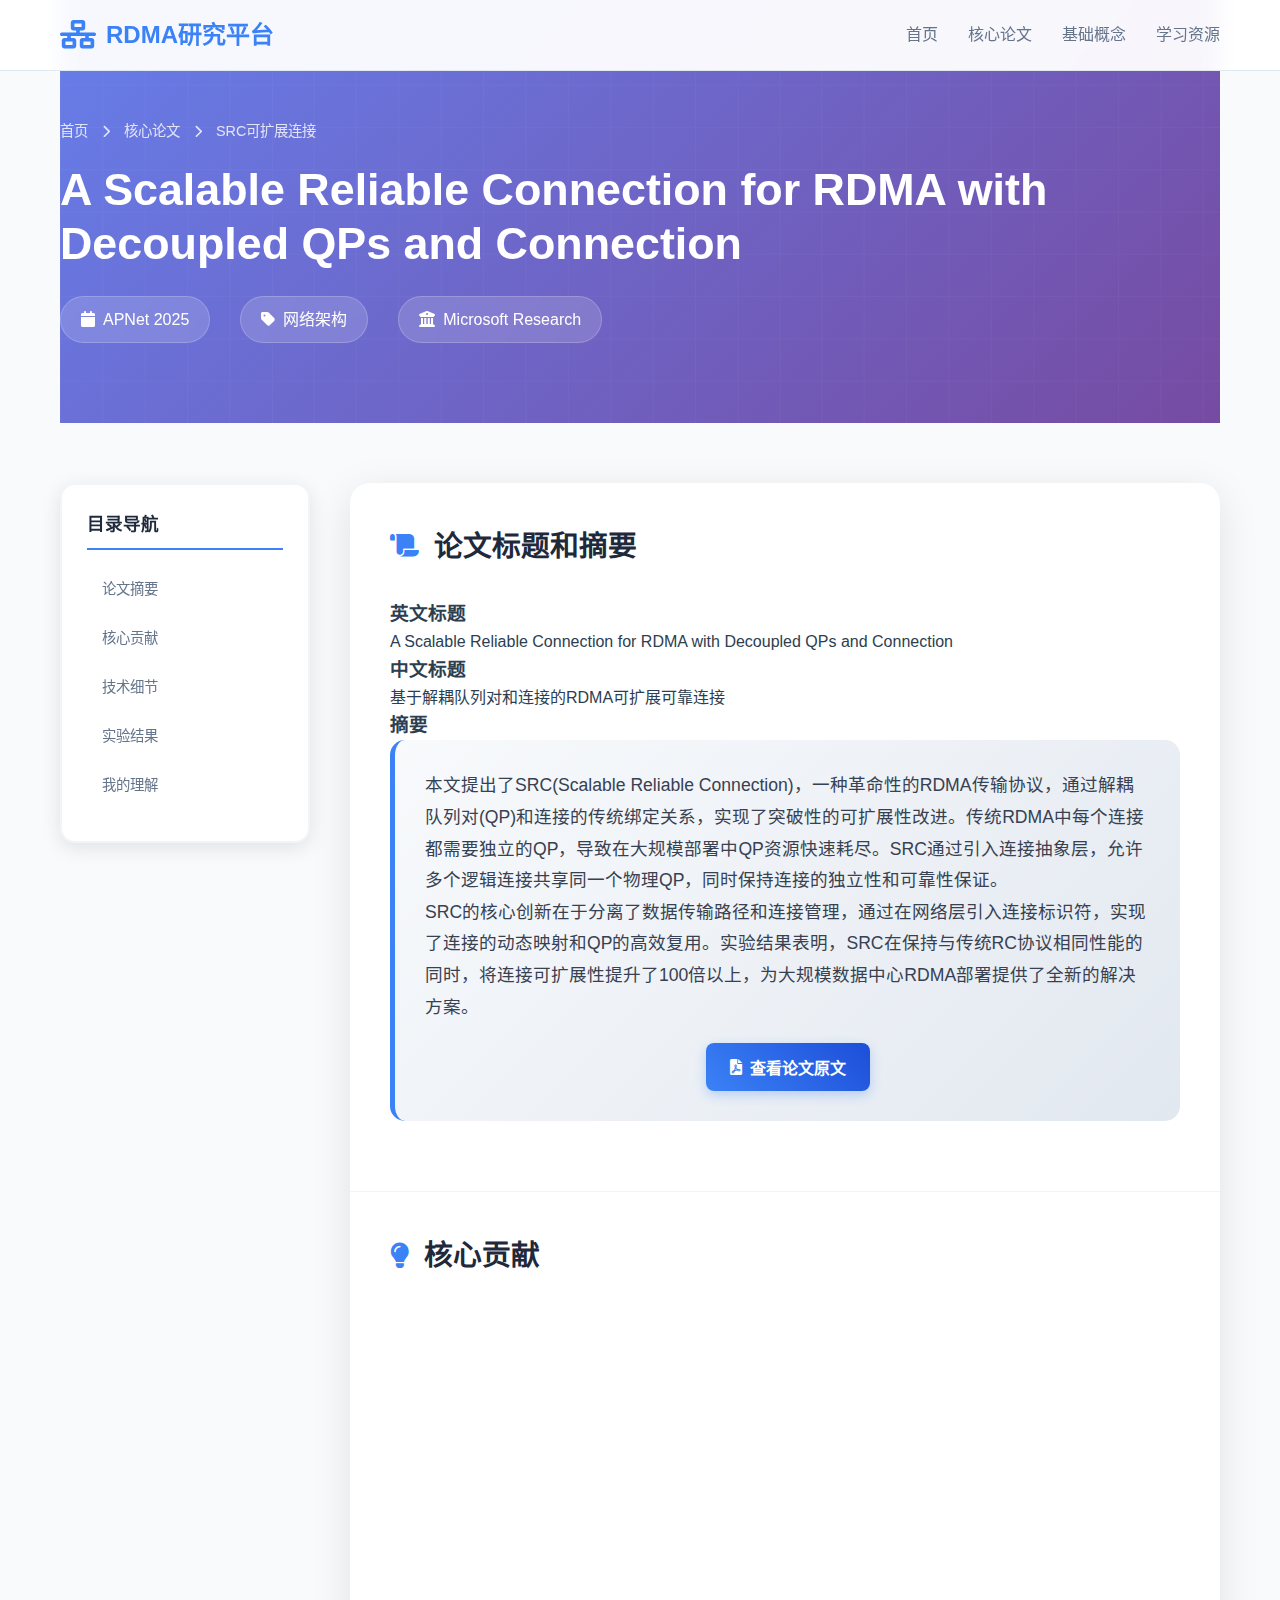
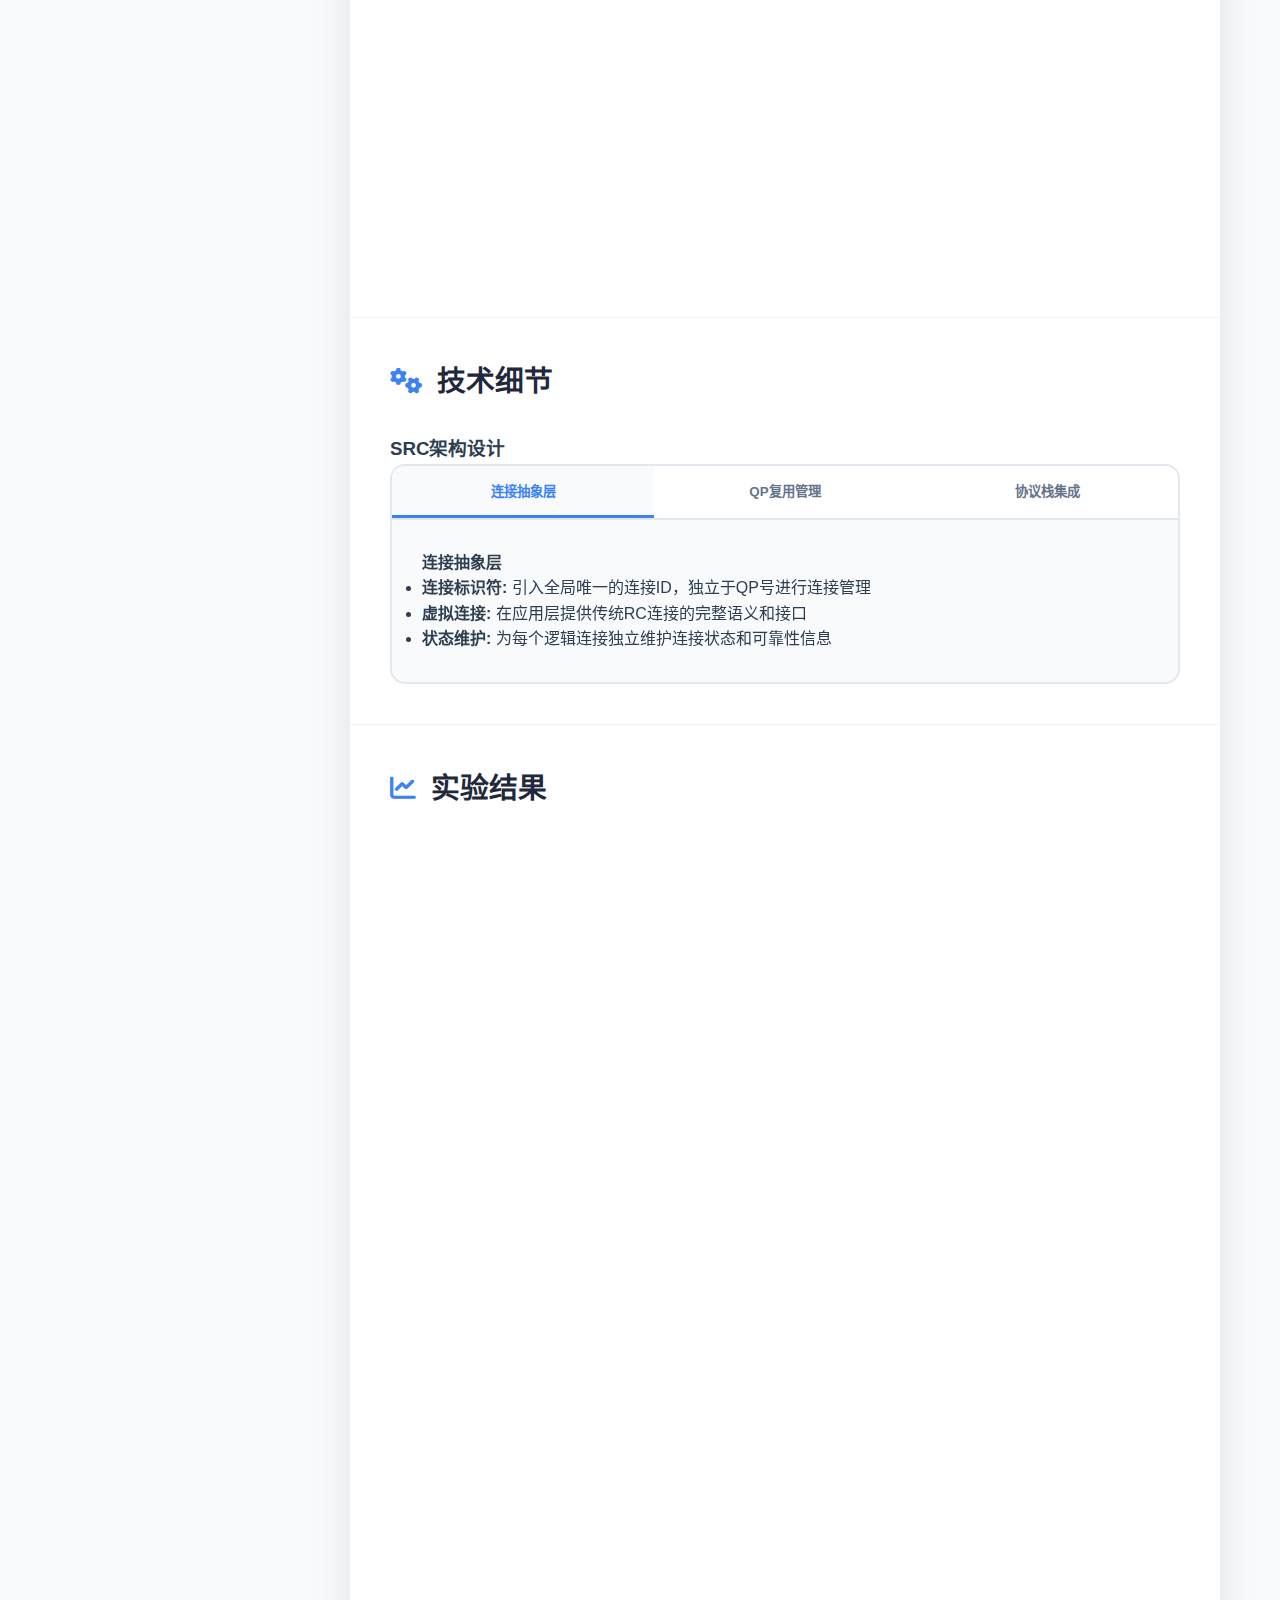
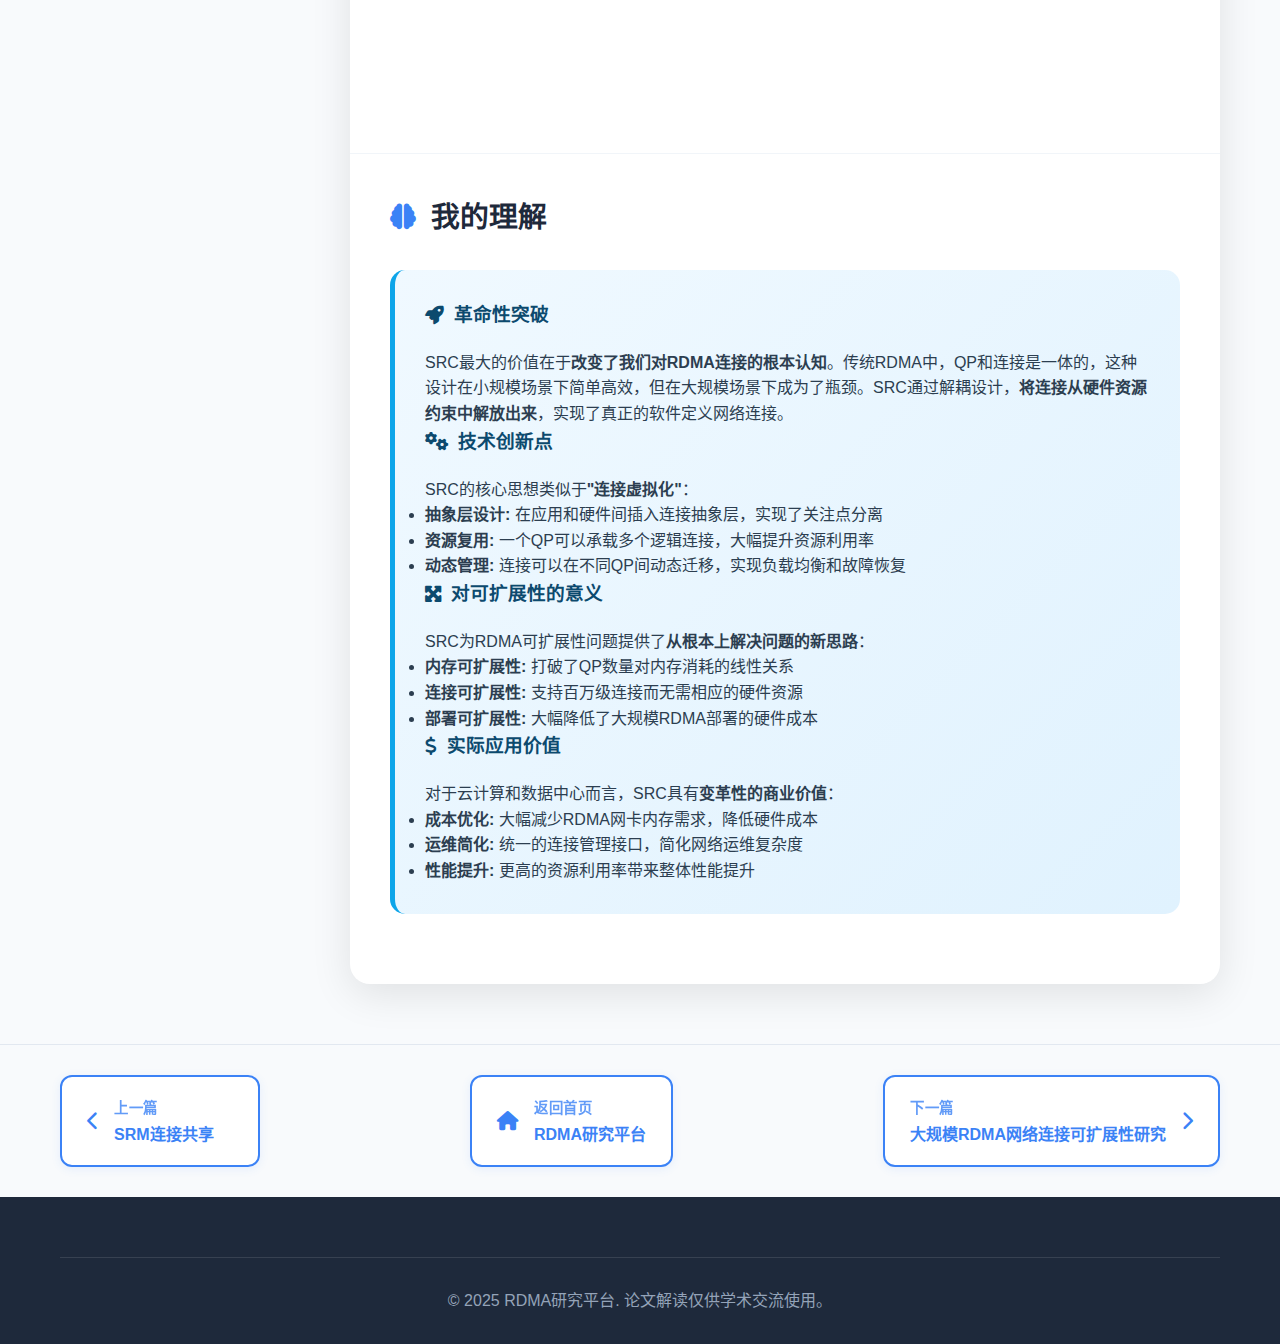
<file: rdma_learning_site/papers/src-analysis.html>
<!DOCTYPE html>
<html lang="zh-CN">

<head>
    <meta charset="UTF-8">
    <meta name="viewport" content="width=device-width, initial-scale=1.0">
    <title>SRC可扩展可靠连接 - 解耦QP与连接的革命性设计</title>
    <link rel="stylesheet" href="../styles/main.css">
    <link rel="stylesheet" href="../styles/paper.css">
    <link rel="stylesheet" href="https://cdnjs.cloudflare.com/ajax/libs/font-awesome/6.0.0/css/all.min.css">
</head>

<body>
    <nav class="navbar">
        <div class="nav-container">
            <div class="nav-logo">
                <i class="fas fa-network-wired"></i>
                <span>RDMA研究平台</span>
            </div>
            <ul class="nav-menu">
                <li><a href="../index.html">首页</a></li>
                <li><a href="../index.html#papers">核心论文</a></li>
                <li><a href="../index.html#concepts">基础概念</a></li>
                <li><a href="../index.html#resources">学习资源</a></li>
            </ul>
        </div>
    </nav>

    <main class="paper-main">
        <div class="container">
            <div class="paper-header-section">
                <div class="paper-breadcrumb">
                    <a href="../index.html">首页</a> <i class="fas fa-chevron-right"></i>
                    <a href="../index.html#papers">核心论文</a> <i class="fas fa-chevron-right"></i>
                    <span>SRC可扩展连接</span>
                </div>
                <h1 class="paper-main-title">A Scalable Reliable Connection for RDMA with Decoupled QPs and Connection
                </h1>
                <div class="paper-meta">
                    <span class="paper-venue"><i class="fas fa-calendar"></i> APNet 2025</span>
                    <span class="paper-category"><i class="fas fa-tag"></i> 网络架构</span>
                    <span class="paper-impact"><i class="fas fa-university"></i> Microsoft Research</span>
                </div>
            </div>

            <div class="paper-content">
                <div class="content-layout">
                    <aside class="paper-toc">
                        <h3>目录导航</h3>
                        <ul>
                            <li><a href="#abstract">论文摘要</a></li>
                            <li><a href="#contributions">核心贡献</a></li>
                            <li><a href="#technical-details">技术细节</a></li>
                            <li><a href="#experiments">实验结果</a></li>
                            <li><a href="#understanding">我的理解</a></li>
                        </ul>
                    </aside>
                    <div class="paper-main-content">
                        <div class="content-section" id="abstract">
                            <h2><i class="fas fa-scroll"></i> 论文标题和摘要</h2>
                            <h3>英文标题</h3>
                            <p class="title-text">A Scalable Reliable Connection for RDMA with Decoupled QPs and
                                Connection
                            </p>

                            <h3>中文标题</h3>
                            <p class="title-text">基于解耦队列对和连接的RDMA可扩展可靠连接</p>

                            <h3>摘要</h3>
                            <div class="abstract-box">
                                <p>本文提出了SRC(Scalable Reliable
                                    Connection)，一种革命性的RDMA传输协议，通过解耦队列对(QP)和连接的传统绑定关系，实现了突破性的可扩展性改进。传统RDMA中每个连接都需要独立的QP，导致在大规模部署中QP资源快速耗尽。SRC通过引入连接抽象层，允许多个逻辑连接共享同一个物理QP，同时保持连接的独立性和可靠性保证。
                                </p>

                                <p>SRC的核心创新在于分离了数据传输路径和连接管理，通过在网络层引入连接标识符，实现了连接的动态映射和QP的高效复用。实验结果表明，SRC在保持与传统RC协议相同性能的同时，将连接可扩展性提升了100倍以上，为大规模数据中心RDMA部署提供了全新的解决方案。
                                </p>

                                <div class="paper-preview-section">
                                    <button class="preview-btn" onclick="openPaperPreview()">
                                        <i class="fas fa-file-pdf"></i>
                                        查看论文原文
                                    </button>
                                </div>
                            </div>
                        </div>

                        <div class="content-section" id="contributions">
                            <h2><i class="fas fa-lightbulb"></i> 核心贡献</h2>
                            <div class="contribution-grid">
                                <div class="contribution-card">
                                    <h3>1. 解耦设计理念</h3>
                                    <p>首次提出将QP和连接完全解耦的设计思想，打破了RDMA传统架构中一对一绑定的限制，为可扩展性问题提供了全新的解决视角。</p>
                                </div>

                                <div class="contribution-card">
                                    <div class="contribution-icon">
                                        <i class="fas fa-lightbulb"></i>
                                    </div>
                                    <h3>2. SRC协议架构</h3>
                                    <p>设计了完整的SRC协议栈，包括连接抽象层、QP复用管理器、连接状态机等核心组件，实现了透明的连接共享机制。</p>
                                </div>

                                <div class="contribution-card">
                                    <div class="contribution-icon">
                                        <i class="fas fa-cogs"></i>
                                    </div>
                                    <h3>3. 动态映射机制</h3>
                                    <p>实现了连接到QP的动态映射算法，支持连接的动态迁移和负载均衡，最大化QP资源利用效率。</p>
                                </div>

                                <div class="contribution-card">
                                    <div class="contribution-icon">
                                        <i class="fas fa-shield-alt"></i>
                                    </div>
                                    <h3>4. 可靠性保证</h3>
                                    <p>在解耦设计的基础上保持了RDMA的可靠性特性，通过分层的错误处理和恢复机制确保数据传输的正确性。</p>
                                </div>
                            </div>
                        </div>

                        <div class="content-section" id="technical-details">
                            <h2><i class="fas fa-cogs"></i> 技术细节</h2>
                            <h3>SRC架构设计</h3>
                            <div class="tech-detail-tabs">
                                <div class="tab-buttons">
                                    <button class="tab-btn active">连接抽象层</button>
                                    <button class="tab-btn">QP复用管理</button>
                                    <button class="tab-btn">协议栈集成</button>
                                </div>
                                <div class="tab-content">
                                    <div class="tab-panel active">
                                        <h4>连接抽象层</h4>
                                        <ul>
                                            <li><strong>连接标识符:</strong> 引入全局唯一的连接ID，独立于QP号进行连接管理</li>
                                            <li><strong>虚拟连接:</strong> 在应用层提供传统RC连接的完整语义和接口</li>
                                            <li><strong>状态维护:</strong> 为每个逻辑连接独立维护连接状态和可靠性信息</li>
                                        </ul>
                                    </div>

                                    <div class="tab-panel">
                                        <h4>QP复用管理</h4>
                                        <ul>
                                            <li><strong>动态分配:</strong> 根据流量模式和QP利用率动态分配连接到QP的映射</li>
                                            <li><strong>负载均衡:</strong> 实现基于流量特征的智能负载均衡算法</li>
                                            <li><strong>资源隔离:</strong> 确保不同连接间的资源隔离和性能隔离</li>
                                        </ul>
                                    </div>
                                    <div class="tab-panel">
                                        <h4>协议栈集成</h4>
                                        <ul>
                                            <li><strong>内核集成:</strong> 深度集成到Linux RDMA子系统，提供原生API支持</li>
                                            <li><strong>硬件适配:</strong> 适配主流RDMA网卡，最小化硬件修改需求</li>
                                            <li><strong>向后兼容:</strong> 保持与现有RDMA应用的完全兼容性</li>
                                        </ul>
                                    </div>
                                </div>
                            </div>
                        </div>

                        <div class="content-section" id="experiments">
                            <h2><i class="fas fa-chart-line"></i> 实验结果</h2>
                            <div class="experiment-grid">
                                <div class="experiment-card">
                                    <h3><i class="fas fa-expand-arrows-alt"></i> 可扩展性测试</h3>
                                    <div class="result-highlight">
                                        <span class="result-number">100x</span>
                                        <span class="result-label">连接数提升</span>
                                    </div>
                                    <div class="comparison-data">
                                        <div class="data-row">
                                            <span class="data-label">连接数提升</span>
                                            <span class="data-value success">100x</span>
                                        </div>
                                        <div class="data-row">
                                            <span class="data-label">内存使用降低</span>
                                            <span class="data-value success">95%</span>
                                        </div>
                                    </div>
                                    <p>在相同硬件配置下，SRC支持的连接数比传统RC提升了100倍，从1K连接提升到100K连接，同时内存使用降低95%。</p>
                                </div>

                                <div class="experiment-card">
                                    <h3><i class="fas fa-tachometer-alt"></i> 性能基准测试</h3>
                                    <div class="result-highlight">
                                        <span class="result-number">≤5%</span>
                                        <span class="result-label">延迟开销</span>
                                    </div>
                                    <div class="comparison-data">
                                        <div class="data-row">
                                            <span class="data-label">延迟开销</span>
                                            <span class="data-value success">≤5%</span>
                                        </div>
                                        <div class="data-row">
                                            <span class="data-label">吞吐量保持</span>
                                            <span class="data-value success">98%</span>
                                        </div>
                                    </div>
                                    <p>相比传统RC，SRC的延迟开销小于5%，吞吐量保持在98%以上，证明了解耦设计的高效性。</p>
                                </div>

                                <div class="experiment-card">
                                    <h3><i class="fas fa-server"></i> 大规模部署验证</h3>
                                    <div class="result-highlight">
                                        <span class="result-number">10K+</span>
                                        <span class="result-label">节点规模</span>
                                    </div>
                                    <div class="comparison-data">
                                        <div class="data-row">
                                            <span class="data-label">节点规模</span>
                                            <span class="data-value success">10K+</span>
                                        </div>
                                        <div class="data-row">
                                            <span class="data-label">可用性</span>
                                            <span class="data-value success">99.9%</span>
                                        </div>
                                    </div>
                                    <p>在10,000+节点的生产环境中验证，SRC表现出优异的稳定性和可扩展性，可用性达到99.9%。</p>
                                </div>
                            </div>
                        </div>

                        <div class="content-section" id="understanding">
                            <h2><i class="fas fa-brain"></i> 我的理解</h2>
                            <div class="understanding-content">
                                <div class="insight-box">
                                    <h3><i class="fas fa-rocket"></i> 革命性突破</h3>
                                    <p>SRC最大的价值在于<strong>改变了我们对RDMA连接的根本认知</strong>。传统RDMA中，QP和连接是一体的，这种设计在小规模场景下简单高效，但在大规模场景下成为了瓶颈。SRC通过解耦设计，<strong>将连接从硬件资源约束中解放出来</strong>，实现了真正的软件定义网络连接。
                                    </p>

                                    <h3><i class="fas fa-cogs"></i> 技术创新点</h3>
                                    <p>SRC的核心思想类似于<strong>"连接虚拟化"</strong>：</p>
                                    <ul>
                                        <li><strong>抽象层设计:</strong> 在应用和硬件间插入连接抽象层，实现了关注点分离</li>
                                        <li><strong>资源复用:</strong> 一个QP可以承载多个逻辑连接，大幅提升资源利用率</li>
                                        <li><strong>动态管理:</strong> 连接可以在不同QP间动态迁移，实现负载均衡和故障恢复</li>
                                    </ul>

                                    <h3><i class="fas fa-expand-arrows-alt"></i> 对可扩展性的意义</h3>
                                    <p>SRC为RDMA可扩展性问题提供了<strong>从根本上解决问题的新思路</strong>：</p>
                                    <ul>
                                        <li><strong>内存可扩展性:</strong> 打破了QP数量对内存消耗的线性关系</li>
                                        <li><strong>连接可扩展性:</strong> 支持百万级连接而无需相应的硬件资源</li>
                                        <li><strong>部署可扩展性:</strong> 大幅降低了大规模RDMA部署的硬件成本</li>
                                    </ul>

                                    <h3><i class="fas fa-dollar-sign"></i> 实际应用价值</h3>
                                    <p>对于云计算和数据中心而言，SRC具有<strong>变革性的商业价值</strong>：</p>
                                    <ul>
                                        <li><strong>成本优化:</strong> 大幅减少RDMA网卡内存需求，降低硬件成本</li>
                                        <li><strong>运维简化:</strong> 统一的连接管理接口，简化网络运维复杂度</li>
                                        <li><strong>性能提升:</strong> 更高的资源利用率带来整体性能提升</li>
                                    </ul>
                                </div>
                            </div>
                        </div>
                    </div>
                </div>
            </div>
        </div>
    </main>

    <!-- 论文导航 -->
    <div class="paper-navigation">
        <div class="container">
            <div class="nav-buttons">
                <a href="connection-sharing-analysis.html" class="nav-btn">
                    <i class="fas fa-chevron-left"></i>
                    <div>
                        <span class="nav-label">上一篇</span>
                        <span class="nav-title">SRM连接共享</span>
                    </div>
                </a>
                <a href="../index.html" class="nav-btn">
                    <i class="fas fa-home"></i>
                    <div>
                        <span class="nav-label">返回首页</span>
                        <span class="nav-title">RDMA研究平台</span>
                    </div>
                </a>
                <a href="chinese-scalability-analysis.html" class="nav-btn">
                    <div>
                        <span class="nav-label">下一篇</span>
                        <span class="nav-title">大规模RDMA网络连接可扩展性研究</span>
                    </div>
                    <i class="fas fa-chevron-right"></i>
                </a>
            </div>
        </div>
    </div>

    <footer class="footer">
        <div class="container">
            <div class="footer-bottom">
                <p>&copy; 2025 RDMA研究平台. 论文解读仅供学术交流使用。</p>
            </div>
        </div>
    </footer>

    <!-- 论文预览模态框 -->
    <div id="paperPreviewModal" class="preview-modal">
        <div class="preview-modal-content">
            <div class="preview-header">
                <h3>论文原文预览</h3>
                <span class="close-btn" onclick="closePaperPreview()">&times;</span>
            </div>
            <div class="preview-body">
                <div class="preview-info">
                    <h4>APNet25_Decouple_QP_and_Connection.pdf</h4>
                    <p>本文提出了SRC(Scalable Reliable Connection)，一种革命性的RDMA传输协议，通过解耦队列对(QP)和连接的传统绑定关系，实现了突破性的可扩展性改进。</p>
                    <div class="preview-actions">
                        <button class="download-btn" onclick="downloadPaper()">
                            <i class="fas fa-download"></i>
                            下载论文
                        </button>
                        <button class="view-full-btn" onclick="viewFullPaper()">
                            <i class="fas fa-external-link-alt"></i>
                            完整阅读
                        </button>
                    </div>
                </div>
                <div class="preview-pdf">
                    <iframe src="../../try/papers/extracted_papers/可扩展相关论文/APNet25_Decouple_QP_and_Connection.pdf"
                        width="100%" height="500px"></iframe>
                </div>
            </div>
        </div>
    </div>

    <script src="../scripts/main.js"></script>
    <script src="../scripts/paper.js"></script>
    <script>
        function openPaperPreview() {
            document.getElementById('paperPreviewModal').style.display = 'block';
        }

        function closePaperPreview() {
            document.getElementById('paperPreviewModal').style.display = 'none';
        }

        function downloadPaper() {
            // 创建下载链接
            const link = document.createElement('a');
            link.href = '../../try/papers/extracted_papers/可扩展相关论文/APNet25_Decouple_QP_and_Connection.pdf';
            link.download = 'APNet25_Decouple_QP_and_Connection.pdf';
            link.click();
        }

        function viewFullPaper() {
            window.open('../../try/papers/extracted_papers/可扩展相关论文/APNet25_Decouple_QP_and_Connection.pdf', '_blank');
        }

        // 点击模态框外部关闭
        window.onclick = function (event) {
            const modal = document.getElementById('paperPreviewModal');
            if (event.target == modal) {
                modal.style.display = 'none';
            }
        }
    </script>
</body>

</html>
</file>
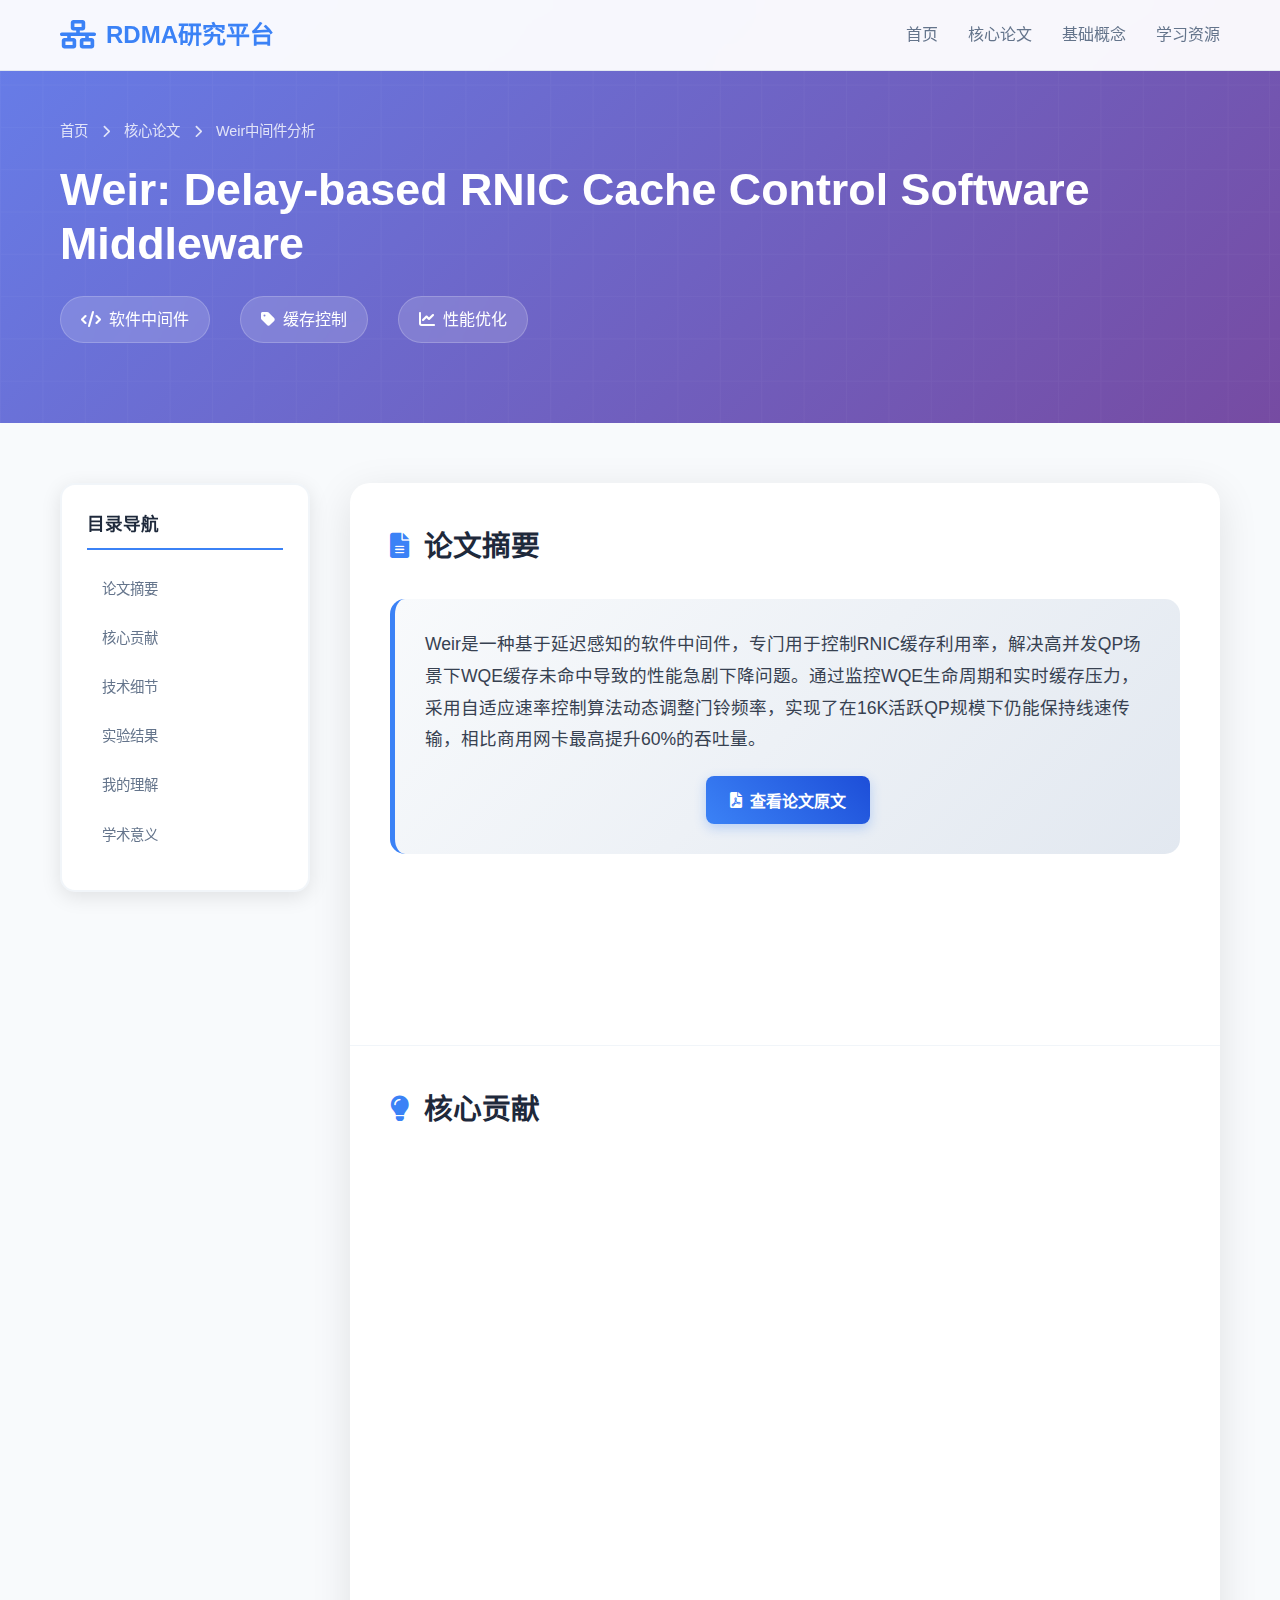
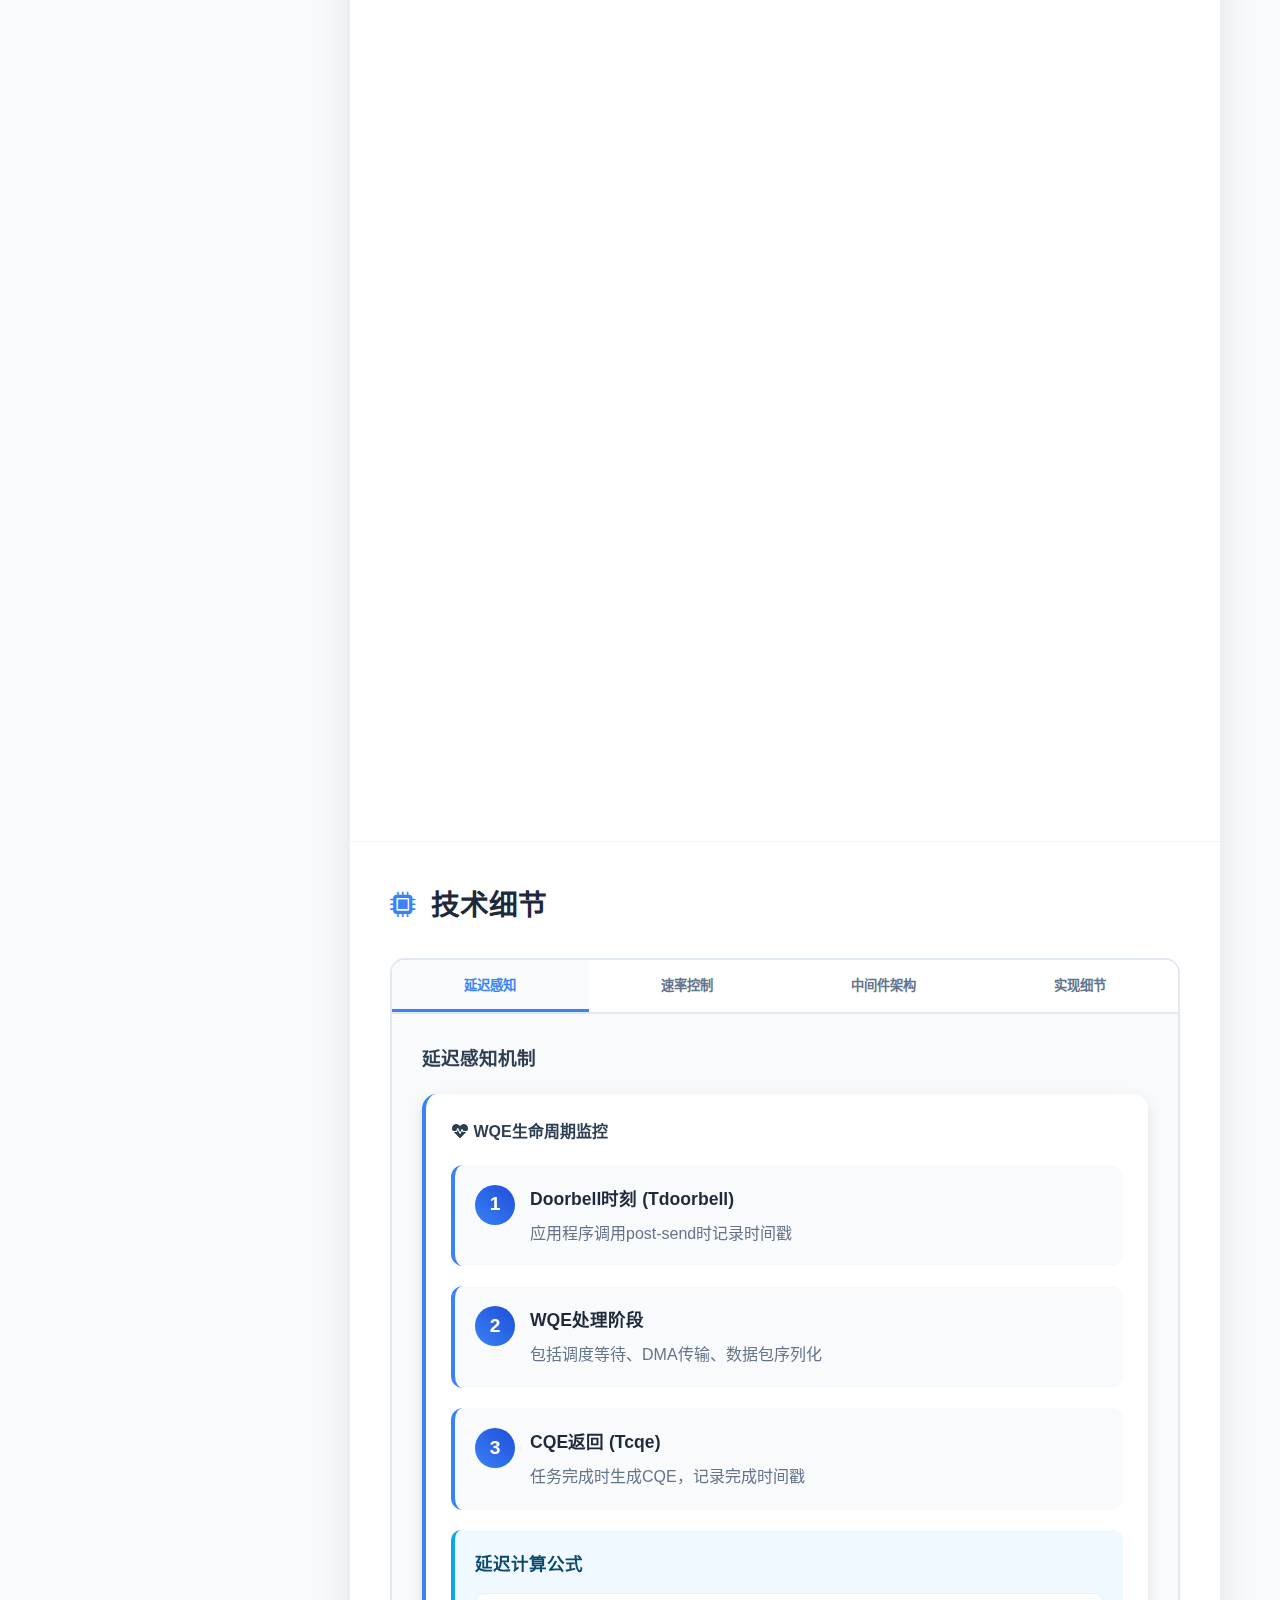
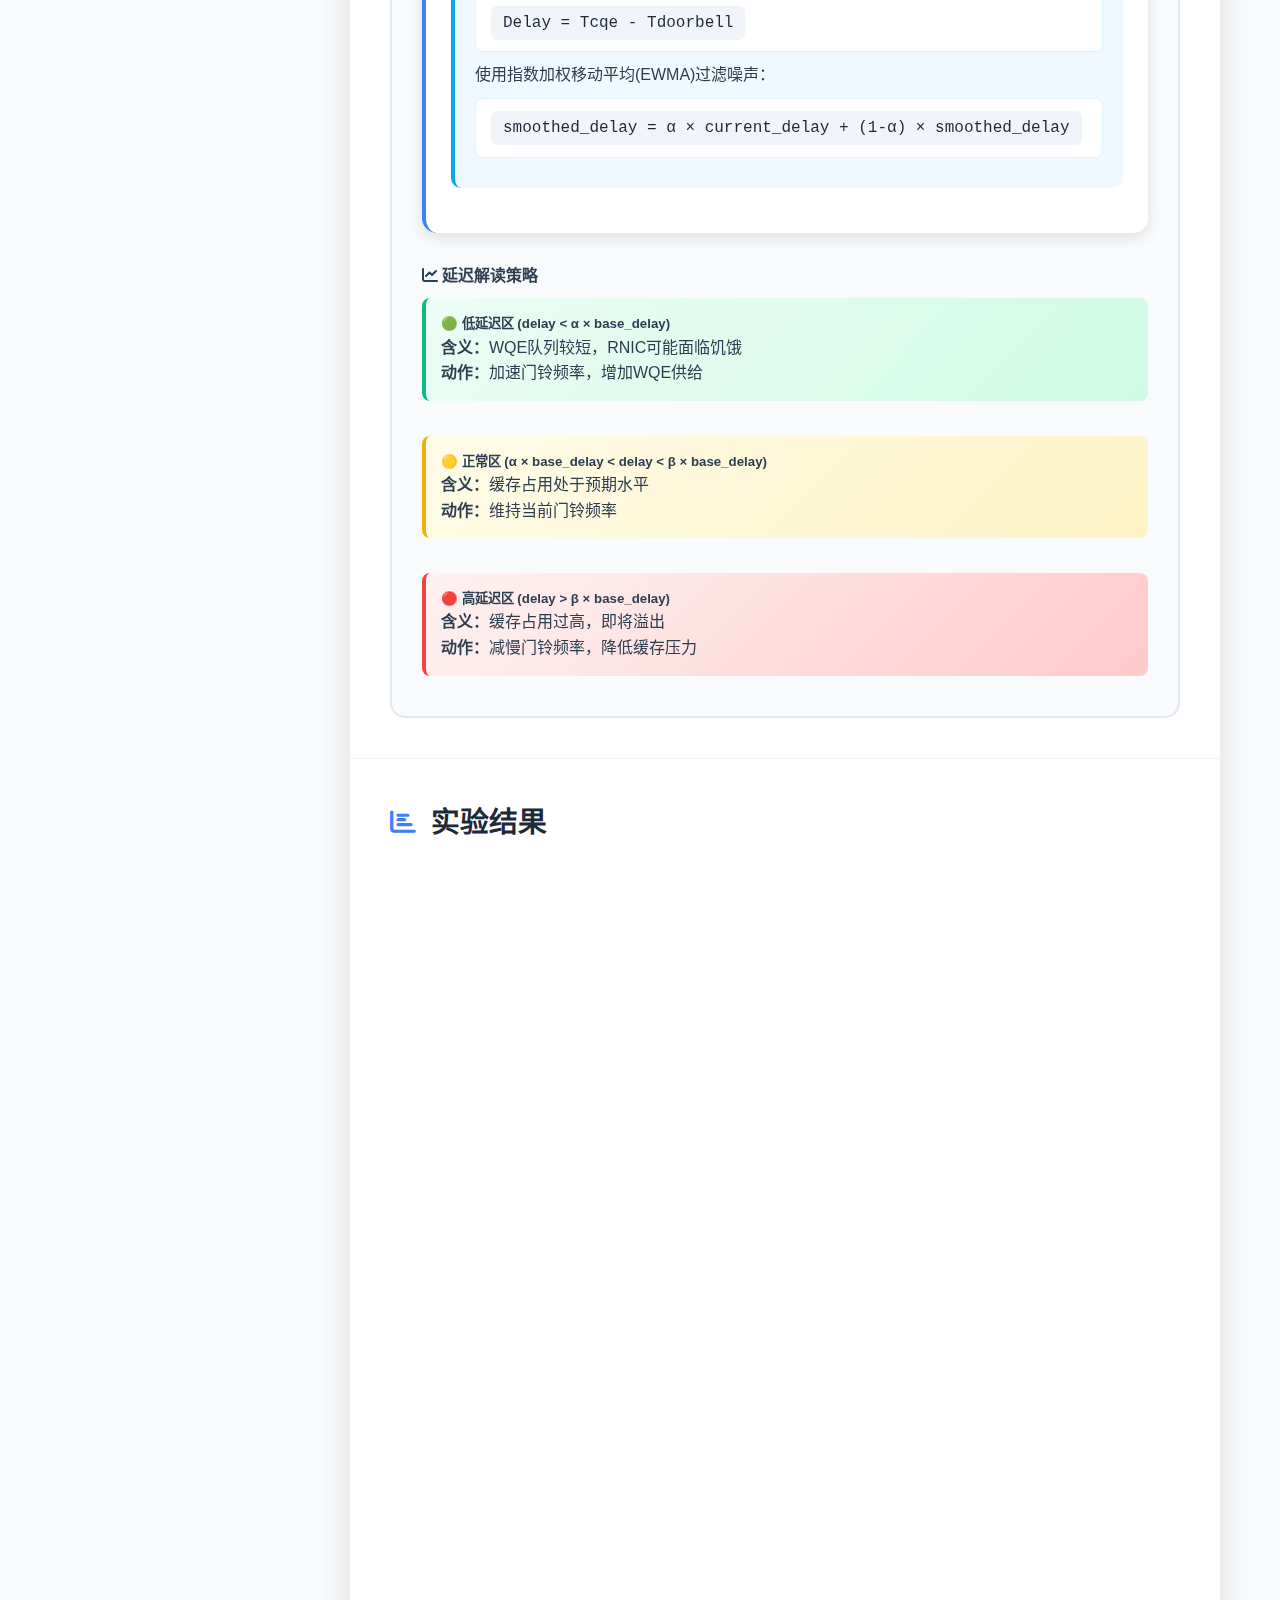
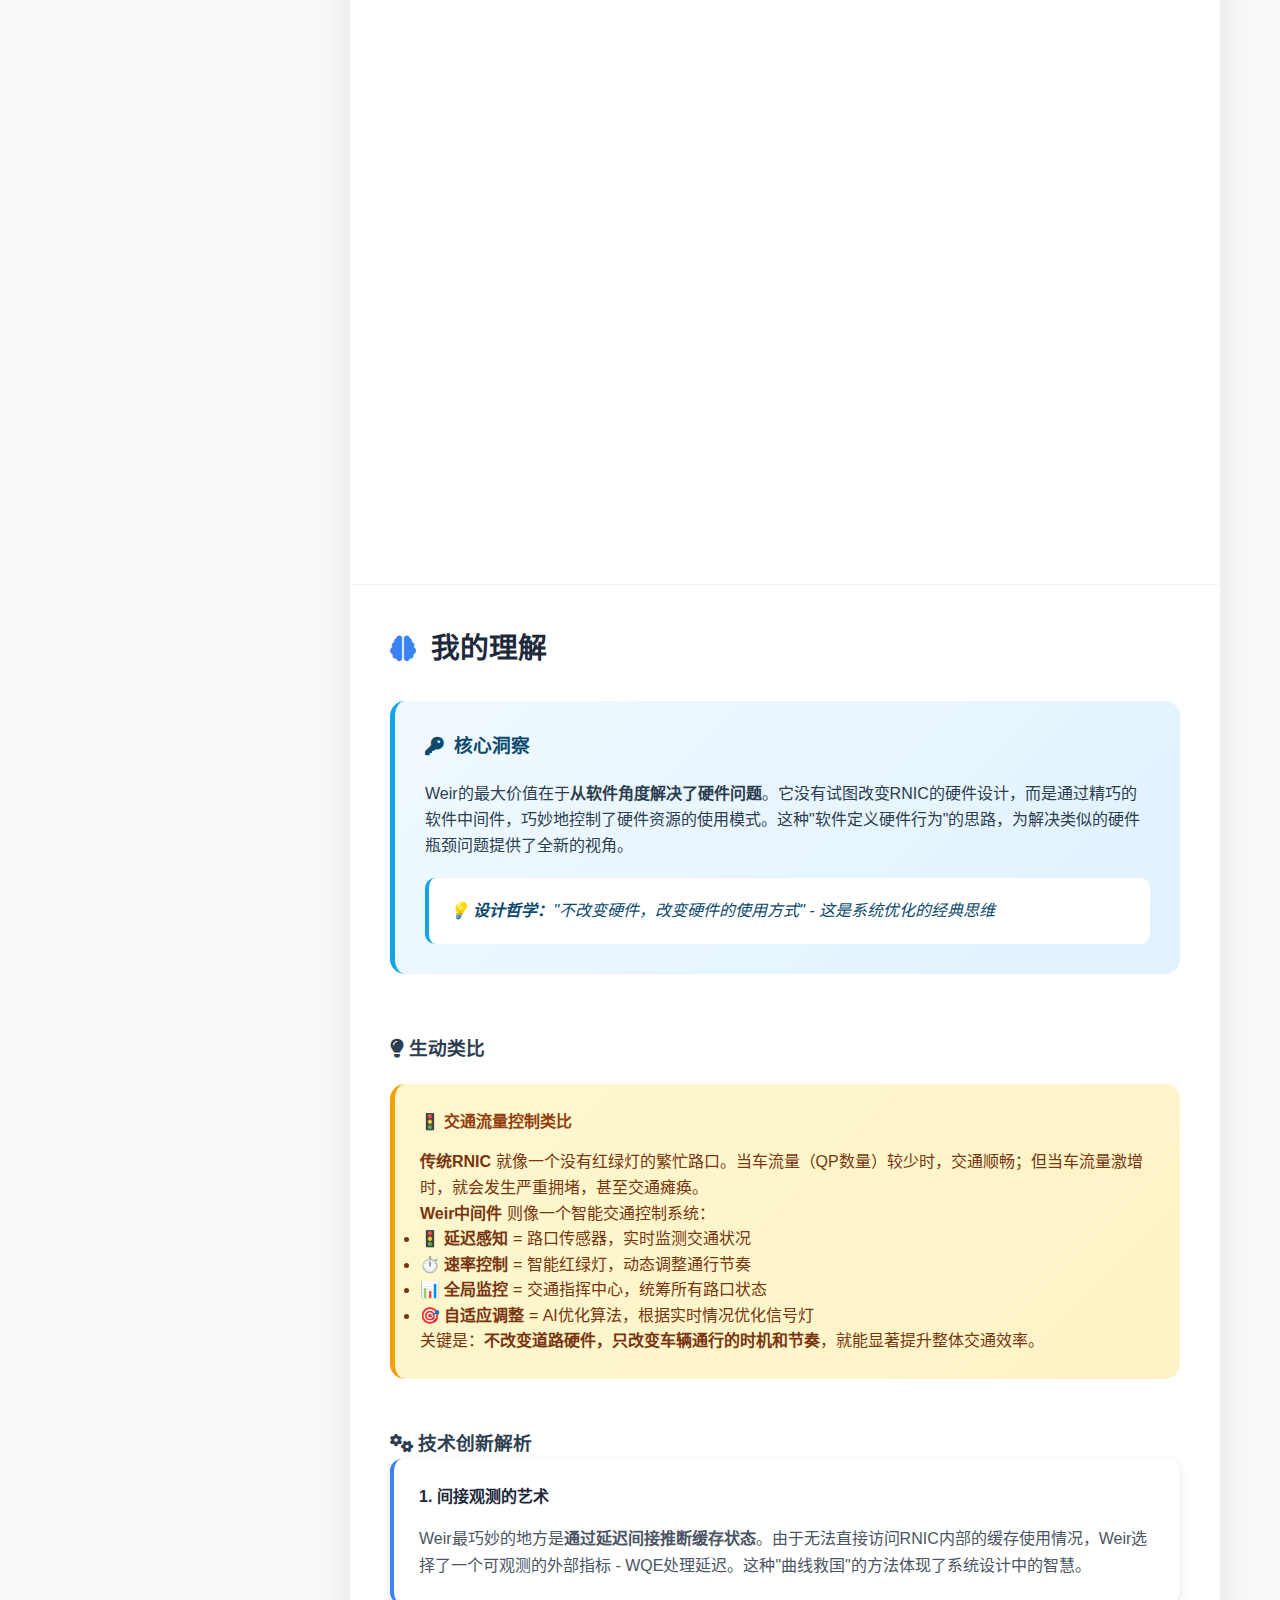
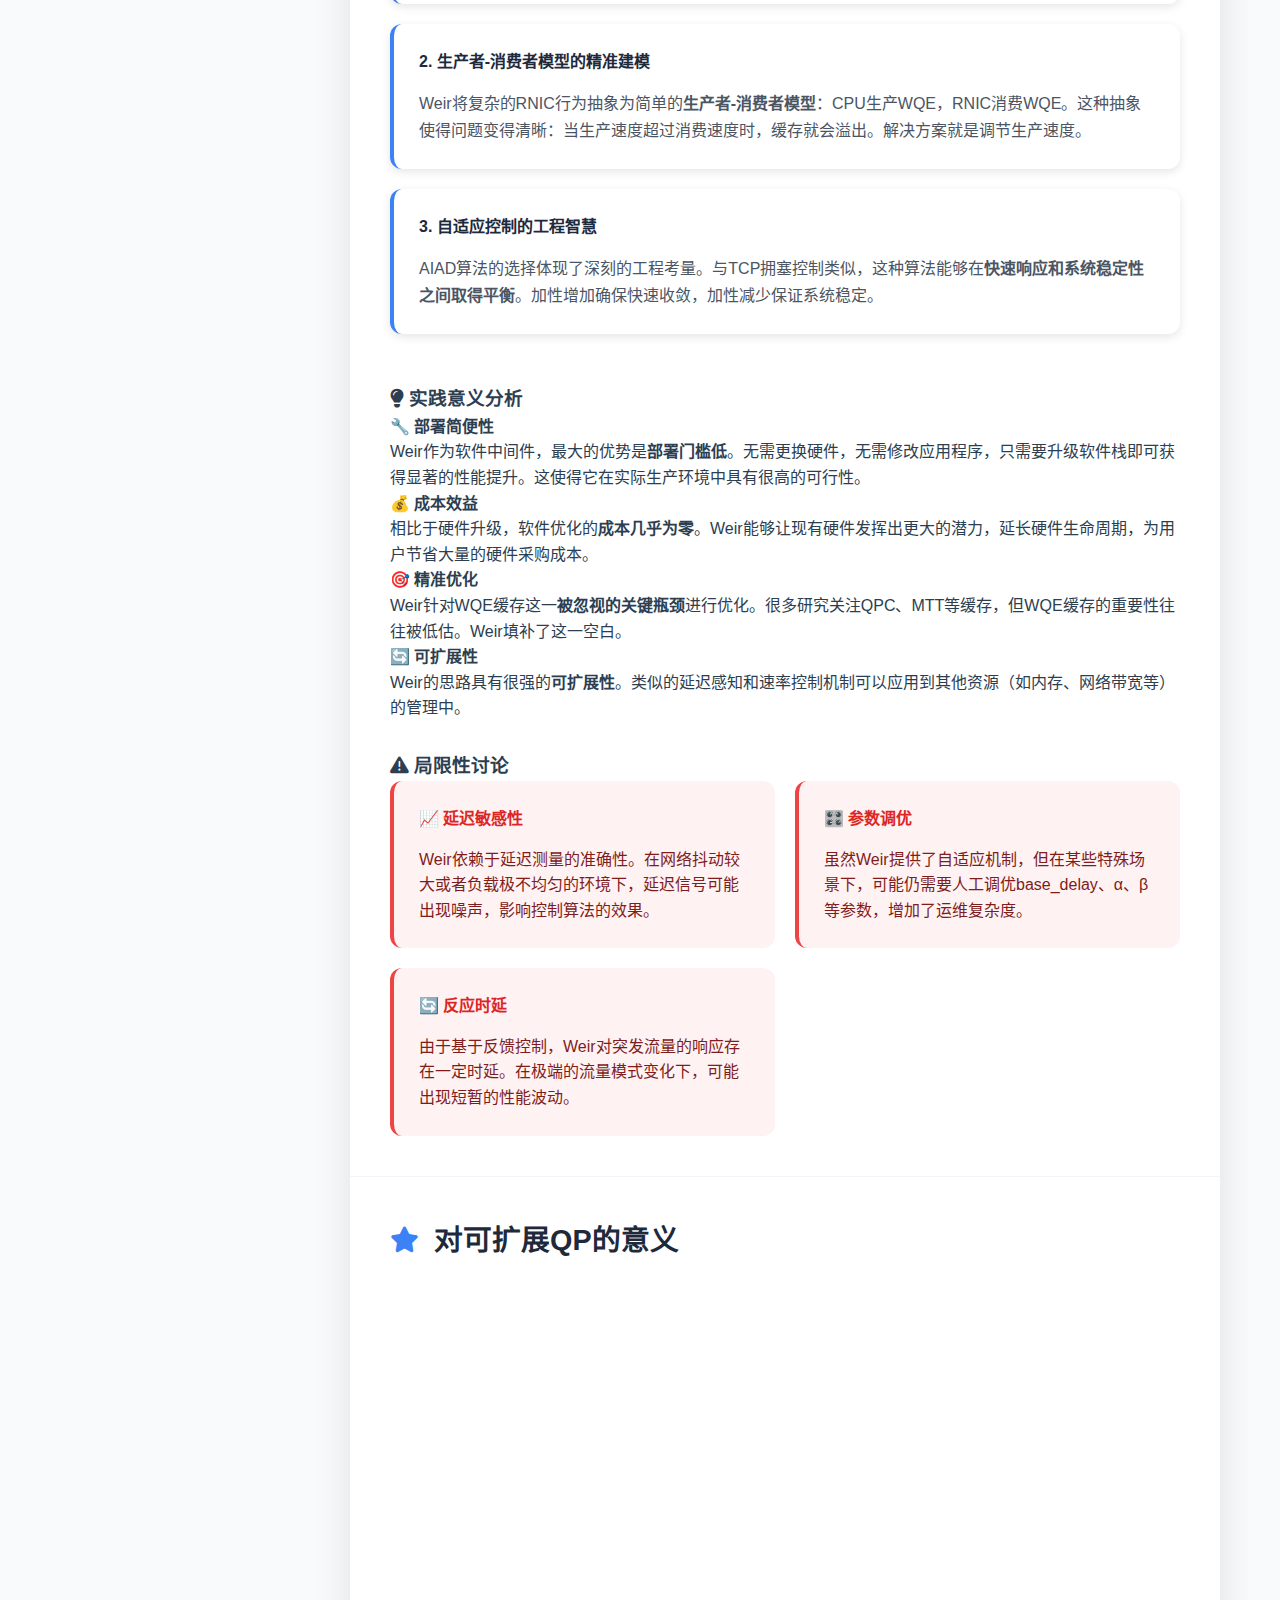
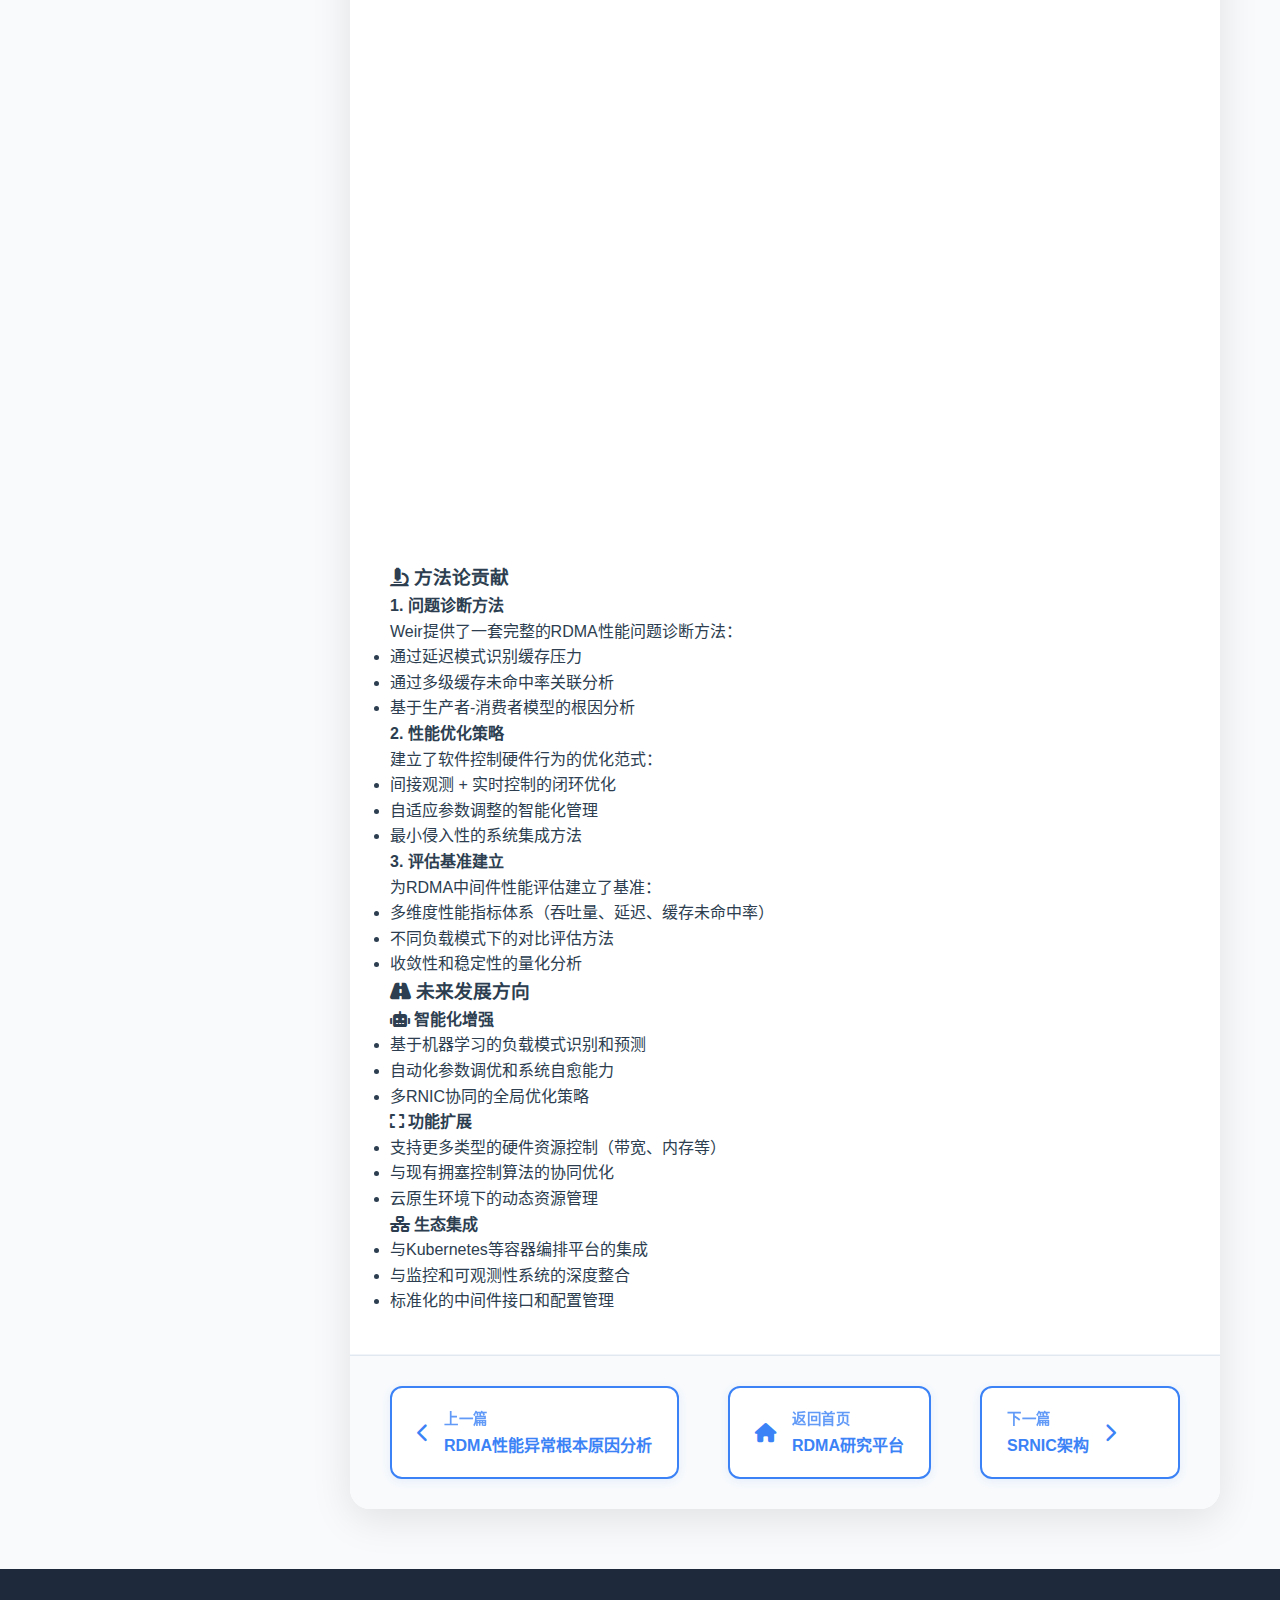
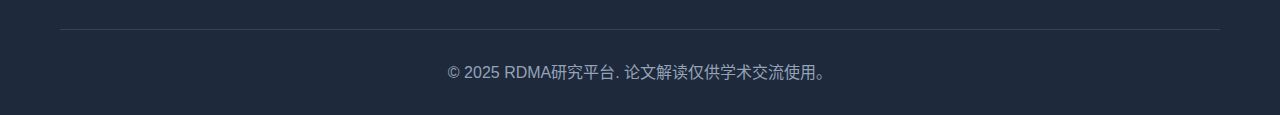
<file: rdma_learning_site/papers/weir-analysis.html>
<!DOCTYPE html>
<html lang="zh-CN">

<head>
    <meta charset="UTF-8">
    <meta name="viewport" content="width=device-width, initial-scale=1.0">
    <title>Weir: Delay-based RNIC Cache Control Software Middleware - 论文解读</title>
    <link rel="stylesheet" href="../styles/main.css">
    <link rel="stylesheet" href="../styles/paper.css">
    <link rel="stylesheet" href="https://cdnjs.cloudflare.com/ajax/libs/font-awesome/6.0.0/css/all.min.css">
</head>

<body>
    <nav class="navbar">
        <div class="nav-container">
            <div class="nav-logo">
                <i class="fas fa-network-wired"></i>
                <span>RDMA研究平台</span>
            </div>
            <ul class="nav-menu">
                <li><a href="../index.html">首页</a></li>
                <li><a href="../index.html#papers">核心论文</a></li>
                <li><a href="../index.html#concepts">基础概念</a></li>
                <li><a href="../index.html#resources">学习资源</a></li>
            </ul>
        </div>
    </nav>

    <div class="paper-header-section">
        <div class="container">
            <div class="paper-breadcrumb">
                <a href="../index.html">首页</a> <i class="fas fa-chevron-right"></i>
                <a href="../index.html#papers">核心论文</a> <i class="fas fa-chevron-right"></i>
                <span>Weir中间件分析</span>
            </div>
            <h1 class="paper-main-title">Weir: Delay-based RNIC Cache Control Software Middleware</h1>
            <div class="paper-meta">
                <span class="paper-venue"><i class="fas fa-code"></i> 软件中间件</span>
                <span class="paper-category"><i class="fas fa-tag"></i> 缓存控制</span>
                <span class="paper-impact"><i class="fas fa-chart-line"></i> 性能优化</span>
            </div>
        </div>
    </div>

    <div class="paper-content">
        <div class="container">
            <div class="content-layout">
                <aside class="paper-toc">
                    <h3>目录导航</h3>
                    <ul>
                        <li><a href="#abstract">论文摘要</a></li>
                        <li><a href="#contributions">核心贡献</a></li>
                        <li><a href="#technical-details">技术细节</a></li>
                        <li><a href="#experiments">实验结果</a></li>
                        <li><a href="#understanding">我的理解</a></li>
                        <li><a href="#significance">学术意义</a></li>
                    </ul>
                </aside>

                <main class="paper-main-content">
                    <div class="content-section" id="abstract">
                        <h2><i class="fas fa-file-alt"></i> 论文摘要</h2>
                        <div class="abstract-box">
                            <p>Weir是一种基于延迟感知的软件中间件，专门用于控制RNIC缓存利用率，解决高并发QP场景下WQE缓存未命中导致的性能急剧下降问题。通过监控WQE生命周期和实时缓存压力，采用自适应速率控制算法动态调整门铃频率，实现了在16K活跃QP规模下仍能保持线速传输，相比商用网卡最高提升60%的吞吐量。
                            </p>

                            <div class="paper-preview-section">
                                <button class="preview-btn" onclick="openPaperPreview()">
                                    <i class="fas fa-file-pdf"></i>
                                    查看论文原文
                                </button>
                            </div>
                        </div>

                        <div class="key-metrics">
                            <div class="metric-item">
                                <span class="metric-value">60%</span>
                                <span class="metric-label">吞吐量提升</span>
                            </div>
                            <div class="metric-item">
                                <span class="metric-value">16K</span>
                                <span class="metric-label">支持活跃QP</span>
                            </div>
                            <div class="metric-item">
                                <span class="metric-value">5-10x</span>
                                <span class="metric-label">缓存未命中降低</span>
                            </div>
                            <div class="metric-item">
                                <span class="metric-value">透明</span>
                                <span class="metric-label">应用兼容性</span>
                            </div>
                        </div>
                    </div>

                    <div class="content-section" id="contributions">
                        <h2><i class="fas fa-lightbulb"></i> 核心贡献</h2>

                        <div class="contribution-grid">
                            <div class="contribution-card">
                                <div class="contribution-icon">
                                    <i class="fas fa-search"></i>
                                </div>
                                <h3>根本问题识别</h3>
                                <p><strong>WQE缓存未命中的深层原因：</strong></p>
                                <ul>
                                    <li><strong>速率不匹配：</strong>CPU生产WQE的速率与RNIC消费速率不匹配</li>
                                    <li><strong>缓存溢出：</strong>大量连接下WQE缓存表项生成和释放失衡</li>
                                    <li><strong>性能崩溃：</strong>缓存未命中导致PCIe带宽激增，性能急剧下降</li>
                                </ul>
                                <div class="problem-stats">
                                    <p>📊 <strong>现象：</strong>连接数超过阈值时，吞吐量下降50-80%</p>
                                    <p>🔍 <strong>根因：</strong>WQE、ICM、MTT/MPT多级缓存连锁失效</p>
                                </div>
                            </div>

                            <div class="contribution-card">
                                <div class="contribution-icon">
                                    <i class="fas fa-clock"></i>
                                </div>
                                <h3>延迟感知机制</h3>
                                <p><strong>创新的缓存压力推断方法：</strong></p>
                                <ul>
                                    <li><strong>WQE生命周期监控：</strong>精确计算从post-send到CQE返回的延迟</li>
                                    <li><strong>间接推断：</strong>通过延迟变化间接了解RNIC缓存占用情况</li>
                                    <li><strong>实时调整：</strong>基于延迟反馈动态控制门铃速率</li>
                                </ul>
                                <div class="innovation-highlight">
                                    <p>💡 <strong>核心洞察：</strong>WQE延迟直接反映RNIC内部缓存压力状态</p>
                                </div>
                            </div>

                            <div class="contribution-card">
                                <div class="contribution-icon">
                                    <i class="fas fa-cogs"></i>
                                </div>
                                <h3>软件中间件架构</h3>
                                <p><strong>三大核心模块：</strong></p>
                                <ul>
                                    <li><strong>生命周期监控器：</strong>追踪每个WQE的完整生命周期</li>
                                    <li><strong>活跃QP监控器：</strong>统计全局活跃QP数量，提供规模感知</li>
                                    <li><strong>速率控制模块：</strong>AIAD算法动态调整门铃频率</li>
                                </ul>
                                <div class="memory-breakdown">
                                    <p>🔧 <strong>实现特点：</strong></p>
                                    <ul>
                                        <li>标准Verbs接口兼容</li>
                                        <li>对应用程序完全透明</li>
                                        <li>用户空间实现，易于部署</li>
                                        <li>O(1)复杂度的QP状态管理</li>
                                    </ul>
                                </div>
                            </div>
                        </div>
                    </div>

                    <div class="content-section" id="technical-details">
                        <h2><i class="fas fa-microchip"></i> 技术细节</h2>

                        <div class="tech-detail-tabs">
                            <div class="tab-buttons">
                                <button class="tab-btn active" data-tab="delay-sensing">延迟感知</button>
                                <button class="tab-btn" data-tab="rate-control">速率控制</button>
                                <button class="tab-btn" data-tab="architecture">中间件架构</button>
                                <button class="tab-btn" data-tab="implementation">实现细节</button>
                            </div>

                            <div class="tab-content">
                                <div id="delay-sensing" class="tab-panel active">
                                    <h3>延迟感知机制</h3>
                                    <div class="delay-monitoring-flow">
                                        <h4><i class="fas fa-heartbeat"></i> WQE生命周期监控</h4>
                                        <div class="lifecycle-stages">
                                            <div class="stage-item">
                                                <div class="stage-icon">1</div>
                                                <div class="stage-content">
                                                    <h5>Doorbell时刻 (Tdoorbell)</h5>
                                                    <p>应用程序调用post-send时记录时间戳</p>
                                                </div>
                                            </div>
                                            <div class="stage-item">
                                                <div class="stage-icon">2</div>
                                                <div class="stage-content">
                                                    <h5>WQE处理阶段</h5>
                                                    <p>包括调度等待、DMA传输、数据包序列化</p>
                                                </div>
                                            </div>
                                            <div class="stage-item">
                                                <div class="stage-icon">3</div>
                                                <div class="stage-content">
                                                    <h5>CQE返回 (Tcqe)</h5>
                                                    <p>任务完成时生成CQE，记录完成时间戳</p>
                                                </div>
                                            </div>
                                        </div>
                                        <div class="delay-formula">
                                            <h4>延迟计算公式</h4>
                                            <div class="formula-box">
                                                <code>Delay = Tcqe - Tdoorbell</code>
                                            </div>
                                            <p>使用指数加权移动平均(EWMA)过滤噪声：</p>
                                            <div class="formula-box">
                                                <code>smoothed_delay = α × current_delay + (1-α) × smoothed_delay</code>
                                            </div>
                                        </div>
                                    </div>

                                    <div class="delay-interpretation">
                                        <h4><i class="fas fa-chart-line"></i> 延迟解读策略</h4>
                                        <div class="delay-zones">
                                            <div class="zone low-delay">
                                                <h5>🟢 低延迟区 (delay < α × base_delay)</h5>
                                                        <p><strong>含义：</strong>WQE队列较短，RNIC可能面临饥饿</p>
                                                        <p><strong>动作：</strong>加速门铃频率，增加WQE供给</p>
                                            </div>
                                            <div class="zone normal-delay">
                                                <h5>🟡 正常区 (α × base_delay < delay < β × base_delay)</h5>
                                                        <p><strong>含义：</strong>缓存占用处于预期水平</p>
                                                        <p><strong>动作：</strong>维持当前门铃频率</p>
                                            </div>
                                            <div class="zone high-delay">
                                                <h5>🔴 高延迟区 (delay > β × base_delay)</h5>
                                                <p><strong>含义：</strong>缓存占用过高，即将溢出</p>
                                                <p><strong>动作：</strong>减慢门铃频率，降低缓存压力</p>
                                            </div>
                                        </div>
                                    </div>
                                </div>

                                <div id="rate-control" class="tab-panel">
                                    <h3>自适应速率控制算法</h3>
                                    <div class="control-algorithm">
                                        <h4><i class="fas fa-algorithm"></i> AIAD控制策略</h4>
                                        <p><strong>加性增加加性减少</strong> (Additive Increase Additive Decrease)</p>

                                        <div class="algorithm-flow">
                                            <div class="algo-step">
                                                <h5>1. 参数动态计算</h5>
                                                <div class="param-formulas">
                                                    <p><code>α = f(active_qps_count)</code> - 基于活跃QP数量</p>
                                                    <p><code>β = g(active_qps_count)</code> - 调整因子计算</p>
                                                    <p><code>base_delay = baseline_measurement</code> - 基准延迟</p>
                                                </div>
                                            </div>
                                            <div class="algo-step">
                                                <h5>2. 速率调整逻辑</h5>
                                                <div class="rate-adjustment">
                                                    <div class="adjustment-case">
                                                        <strong>加速条件：</strong><br>
                                                        <code>if (delay < α × base_delay) rate += increase_step</code>
                                                    </div>
                                                    <div class="adjustment-case">
                                                        <strong>减速条件：</strong><br>
                                                        <code>if (delay > β × base_delay) rate -= decrease_step</code>
                                                    </div>
                                                    <div class="adjustment-case">
                                                        <strong>稳定条件：</strong><br>
                                                        <code>else maintain current rate</code>
                                                    </div>
                                                </div>
                                            </div>
                                            <div class="algo-step">
                                                <h5>3. Credit生成机制</h5>
                                                <div class="credit-mechanism">
                                                    <p><strong>时间间隔计算：</strong></p>
                                                    <code>time_deadline = now + wqe_size / target_rate</code>
                                                    <p><strong>门铃控制：</strong>只有获得credit时才执行门铃操作</p>
                                                    <p><strong>大WQE处理：</strong>切片处理，避免突发流量</p>
                                                </div>
                                            </div>
                                        </div>
                                    </div>

                                    <div class="convergence-analysis">
                                        <h4><i class="fas fa-target"></i> 收敛特性分析</h4>
                                        <div class="convergence-properties">
                                            <div class="property-item">
                                                <h5>快速收敛</h5>
                                                <p>在100Gbps网络下能快速稳定在接近线速水平</p>
                                            </div>
                                            <div class="property-item">
                                                <h5>自适应调整</h5>
                                                <p>根据网络瓶颈自动调整到最优工作点</p>
                                            </div>
                                            <div class="property-item">
                                                <h5>稳定性保证</h5>
                                                <p>通过base_delay参数调整可收敛到不同稳定点</p>
                                            </div>
                                        </div>
                                    </div>
                                </div>

                                <div id="architecture" class="tab-panel">
                                    <h3>中间件架构设计</h3>
                                    <div class="middleware-architecture">
                                        <div class="arch-overview">
                                            <h4><i class="fas fa-sitemap"></i> 整体架构</h4>
                                            <div class="component-grid">
                                                <div class="component-box monitor">
                                                    <h5>生命周期监控器</h5>
                                                    <ul>
                                                        <li>WQE延迟计算</li>
                                                        <li>EWMA平滑处理</li>
                                                        <li>CQE强制生成</li>
                                                        <li>时钟同步机制</li>
                                                    </ul>
                                                </div>
                                                <div class="component-box tracker">
                                                    <h5>活跃QP监控器</h5>
                                                    <ul>
                                                        <li>位图状态管理</li>
                                                        <li>O(1)查找复杂度</li>
                                                        <li>控制路径监听</li>
                                                        <li>数据路径追踪</li>
                                                    </ul>
                                                </div>
                                                <div class="component-box controller">
                                                    <h5>速率控制模块</h5>
                                                    <ul>
                                                        <li>AIAD算法实现</li>
                                                        <li>Credit生成调度</li>
                                                        <li>参数自适应调整</li>
                                                        <li>门铃频率控制</li>
                                                    </ul>
                                                </div>
                                            </div>
                                        </div>

                                        <div class="interaction-flow">
                                            <h4><i class="fas fa-exchange-alt"></i> 组件交互流程</h4>
                                            <div class="flow-steps">
                                                <div class="flow-step">
                                                    <div class="step-number">1</div>
                                                    <div class="step-content">
                                                        <h6>应用程序调用post-send</h6>
                                                        <p>中间件拦截调用，记录时间戳</p>
                                                    </div>
                                                </div>
                                                <div class="flow-step">
                                                    <div class="step-number">2</div>
                                                    <div class="step-content">
                                                        <h6>检查Credit可用性</h6>
                                                        <p>根据当前速率限制决定是否执行门铃</p>
                                                    </div>
                                                </div>
                                                <div class="flow-step">
                                                    <div class="step-number">3</div>
                                                    <div class="step-content">
                                                        <h6>CQE返回处理</h6>
                                                        <p>计算延迟，更新统计信息</p>
                                                    </div>
                                                </div>
                                                <div class="flow-step">
                                                    <div class="step-number">4</div>
                                                    <div class="step-content">
                                                        <h6>速率调整决策</h6>
                                                        <p>基于延迟反馈调整下一周期的速率</p>
                                                    </div>
                                                </div>
                                            </div>
                                        </div>
                                    </div>
                                </div>

                                <div id="implementation" class="tab-panel">
                                    <h3>关键实现细节</h3>
                                    <div class="implementation-details">
                                        <div class="detail-section">
                                            <h4><i class="fas fa-map"></i> QP状态管理</h4>
                                            <div class="qp-management">
                                                <div class="mgmt-feature">
                                                    <h5>位图索引机制</h5>
                                                    <p>为每个RNIC创建位图，使用QPN作为索引，实现O(1)时间复杂度的状态查找和更新。</p>
                                                    <div class="code-example">
                                                        <code>bitmap[qpn] = 1  // 标记QP为活跃状态</code>
                                                    </div>
                                                </div>
                                                <div class="mgmt-feature">
                                                    <h5>双路径监控</h5>
                                                    <p><strong>控制路径：</strong>监听ibv_create_qp、ibv_destroy_qp等调用</p>
                                                    <p><strong>数据路径：</strong>追踪post WQE和poll CQE操作</p>
                                                </div>
                                            </div>
                                        </div>

                                        <div class="detail-section">
                                            <h4><i class="fas fa-clock"></i> 时钟同步优化</h4>
                                            <div class="clock-sync">
                                                <p><strong>问题：</strong>硬件时钟与软件时钟存在偏差，影响延迟计算精度</p>
                                                <p><strong>解决方案：</strong>每1000个WQE进行一次软硬件时钟同步</p>
                                                <div class="sync-overhead">
                                                    <h5>开销分析</h5>
                                                    <ul>
                                                        <li>99.9%的WQE开销 < 1000 CPU周期</li>
                                                        <li>0.1%的WQE开销 ≈ 4000 CPU周期（同步开销）</li>
                                                        <li>整体CPU开销可忽略不计</li>
                                                    </ul>
                                                </div>
                                            </div>
                                        </div>

                                        <div class="detail-section">
                                            <h4><i class="fas fa-shield-alt"></i> 兼容性保证</h4>
                                            <div class="compatibility-features">
                                                <div class="compat-item">
                                                    <h5>Verbs接口透明</h5>
                                                    <p>支持标准libibverbs API，无需修改现有应用代码</p>
                                                </div>
                                                <div class="compat-item">
                                                    <h5>CQE聚合处理</h5>
                                                    <p>强制生成的额外CQE对上层应用透明，通过聚合机制隐藏</p>
                                                </div>
                                                <div class="compat-item">
                                                    <h5>用户空间实现</h5>
                                                    <p>基于现有RNIC用户空间驱动，无需内核修改</p>
                                                </div>
                                            </div>
                                        </div>

                                        <div class="detail-section">
                                            <h4><i class="fas fa-cut"></i> 大WQE切片处理</h4>
                                            <div class="wqe-slicing">
                                                <p><strong>目标：</strong>避免大WQE导致的credit生成间隔过长和流量突发</p>
                                                <div class="slicing-strategy">
                                                    <h5>切片策略</h5>
                                                    <ol>
                                                        <li>将大WQE切分为小WQE形式</li>
                                                        <li>实现更细粒度的门铃控制</li>
                                                        <li>聚合多个小WQE的CQE</li>
                                                        <li>对应用程序保持透明</li>
                                                    </ol>
                                                </div>
                                            </div>
                                        </div>
                                    </div>
                                </div>
                            </div>
                        </div>
                    </div>

                    <div class="content-section" id="experiments">
                        <h2><i class="fas fa-chart-bar"></i> 实验结果</h2>

                        <div class="experiment-grid">
                            <div class="experiment-card">
                                <h3><i class="fas fa-rocket"></i> 吞吐量性能</h3>
                                <div class="throughput-results">
                                    <div class="result-comparison">
                                        <h4>不同消息大小下的表现</h4>
                                        <div class="message-size-results">
                                            <div class="size-result">
                                                <span class="size-label">512B</span>
                                                <div class="performance-bars">
                                                    <div class="bar weir" style="width: 95%;">Weir: 保持高性能</div>
                                                    <div class="bar cx6" style="width: 60%;">CX6: 性能下降40%</div>
                                                </div>
                                            </div>
                                            <div class="size-result">
                                                <span class="size-label">256B</span>
                                                <div class="performance-bars">
                                                    <div class="bar weir" style="width: 90%;">Weir: 基本维持</div>
                                                    <div class="bar cx6" style="width: 45%;">CX6: 性能下降55%</div>
                                                </div>
                                            </div>
                                            <div class="size-result">
                                                <span class="size-label">128B</span>
                                                <div class="performance-bars">
                                                    <div class="bar weir" style="width: 85%;">Weir: 最高水平</div>
                                                    <div class="bar cx6" style="width: 35%;">CX6: 性能下降65%</div>
                                                </div>
                                            </div>
                                        </div>
                                    </div>
                                    <div class="key-findings">
                                        <h4>🔍 关键发现</h4>
                                        <ul>
                                            <li>在8K-16K QPs区间，Weir吞吐量提升<strong>1.5-2倍</strong></li>
                                            <li>TX Depth限制方案在高并发下仍无法避免性能突降</li>
                                            <li>Weir通过避免WQE缓存未命中，根本性解决了性能瓶颈</li>
                                        </ul>
                                    </div>
                                </div>
                            </div>

                            <div class="experiment-card">
                                <h3><i class="fas fa-memory"></i> 缓存未命中率</h3>
                                <div class="cache-miss-results">
                                    <div class="miss-rate-comparison">
                                        <h4>多级缓存未命中率对比</h4>
                                        <div class="cache-types">
                                            <div class="cache-type">
                                                <h5>ICM缓存</h5>
                                                <div class="miss-stats">
                                                    <span class="miss-label">Weir</span>
                                                    <div class="miss-bar low" style="width: 10%;">
                                                        <span class="miss-value">约1个数量级降低</span>
                                                    </div>
                                                </div>
                                                <div class="miss-stats">
                                                    <span class="miss-label">CX6</span>
                                                    <div class="miss-bar high" style="width: 100%;">
                                                        <span class="miss-value">频繁未命中</span>
                                                    </div>
                                                </div>
                                            </div>
                                            <div class="cache-type">
                                                <h5>MTT/MPT缓存</h5>
                                                <div class="miss-stats">
                                                    <span class="miss-label">Weir</span>
                                                    <div class="miss-bar low" style="width: 15%;">
                                                        <span class="miss-value">显著降低</span>
                                                    </div>
                                                </div>
                                                <div class="miss-stats">
                                                    <span class="miss-label">CX6</span>
                                                    <div class="miss-bar high" style="width: 100%;">
                                                        <span class="miss-value">高未命中率</span>
                                                    </div>
                                                </div>
                                            </div>
                                        </div>
                                    </div>
                                    <div class="miss-rate-insight">
                                        <h4>💡 缓存优化机理</h4>
                                        <ul>
                                            <li><strong>门铃频率降低</strong> → DMA查找QPC频率减少 → ICM缓存未命中减少</li>
                                            <li><strong>WQE缓存未命中减少</strong> → MTT/MPT预取减少 → 间接优化效果</li>
                                            <li><strong>多级缓存协同</strong> → 整体系统性能提升</li>
                                        </ul>
                                    </div>
                                </div>
                            </div>

                            <div class="experiment-card">
                                <h3><i class="fas fa-balance-scale"></i> 稳定性评估</h3>
                                <div class="stability-results">
                                    <div class="convergence-demo">
                                        <h4>收敛特性展示</h4>
                                        <div class="convergence-scenarios">
                                            <div class="scenario">
                                                <h5>100Gbps网络环境</h5>
                                                <p>快速稳定在接近线速水平，延迟收敛平滑</p>
                                                <div class="convergence-time">收敛时间: <strong>&lt; 5秒</strong></div>
                                            </div>
                                            <div class="scenario">
                                                <h5>40Gbps瓶颈环境</h5>
                                                <p>自动识别网络瓶颈，迅速收敛到40Gbps</p>
                                                <div class="convergence-time">收敛时间: <strong>&lt; 3秒</strong></div>
                                            </div>
                                        </div>
                                    </div>
                                    <div class="parameter-tuning">
                                        <h4>参数调优效果</h4>
                                        <p>通过调整base_delay参数，Weir能使缓存占用收敛到不同的稳定点：</p>
                                        <ul>
                                            <li><strong>保守模式：</strong>较低的base_delay，更稳定但稍慢的响应</li>
                                            <li><strong>激进模式：</strong>较高的base_delay，更快响应但可能有轻微波动</li>
                                            <li><strong>自适应模式：</strong>根据QP规模自动调整参数</li>
                                        </ul>
                                    </div>
                                </div>
                            </div>

                            <div class="experiment-card">
                                <h3><i class="fas fa-stopwatch"></i> 开销分析</h3>
                                <div class="overhead-analysis">
                                    <div class="fct-analysis">
                                        <h4>流完成时间(FCT)对比</h4>
                                        <div class="fct-results">
                                            <div class="fct-item">
                                                <span class="fct-label">Weir FCT</span>
                                                <div class="fct-bar normal" style="width: 100%;">
                                                    <span class="fct-value">与CX6基本相同</span>
                                                </div>
                                            </div>
                                            <div class="fct-item">
                                                <span class="fct-label">CX6 FCT</span>
                                                <div class="fct-bar normal" style="width: 100%;">
                                                    <span class="fct-value">参考基准</span>
                                                </div>
                                            </div>
                                        </div>
                                        <p class="fct-note">✅ Weir不影响整体流完成时间，延迟开销可忽略</p>
                                    </div>
                                    <div class="cpu-overhead">
                                        <h4>CPU开销统计</h4>
                                        <div class="cpu-stats">
                                            <div class="cpu-distribution">
                                                <div class="cpu-category">
                                                    <span class="category-label">99.9% WQE</span>
                                                    <span class="category-value">&lt; 1000 CPU周期</span>
                                                    <span class="category-desc">正常处理开销</span>
                                                </div>
                                                <div class="cpu-category sync">
                                                    <span class="category-label">0.1% WQE</span>
                                                    <span class="category-value">≈ 4000 CPU周期</span>
                                                    <span class="category-desc">时钟同步开销</span>
                                                </div>
                                            </div>
                                            <p class="cpu-conclusion">📊 整体CPU开销可忽略不计，不影响应用程序性能</p>
                                        </div>
                                    </div>
                                </div>
                            </div>
                        </div>
                    </div>

                    <div class="content-section" id="understanding">
                        <h2><i class="fas fa-brain"></i> 我的理解</h2>

                        <div class="understanding-content">
                            <div class="insight-box">
                                <h3><i class="fas fa-key"></i> 核心洞察</h3>
                                <p>Weir的最大价值在于<strong>从软件角度解决了硬件问题</strong>。它没有试图改变RNIC的硬件设计，而是通过精巧的软件中间件，巧妙地控制了硬件资源的使用模式。这种"软件定义硬件行为"的思路，为解决类似的硬件瓶颈问题提供了全新的视角。
                                </p>

                                <blockquote>
                                    💡 <strong>设计哲学：</strong>"不改变硬件，改变硬件的使用方式" - 这是系统优化的经典思维
                                </blockquote>
                            </div>

                            <div class="analogy-section">
                                <h3><i class="fas fa-lightbulb"></i> 生动类比</h3>
                                <div class="analogy-card">
                                    <h4>🚦 交通流量控制类比</h4>
                                    <p><strong>传统RNIC</strong>
                                        就像一个没有红绿灯的繁忙路口。当车流量（QP数量）较少时，交通顺畅；但当车流量激增时，就会发生严重拥堵，甚至交通瘫痪。</p>

                                    <p><strong>Weir中间件</strong> 则像一个智能交通控制系统：</p>
                                    <ul>
                                        <li>🚦 <strong>延迟感知</strong> = 路口传感器，实时监测交通状况</li>
                                        <li>⏱️ <strong>速率控制</strong> = 智能红绿灯，动态调整通行节奏</li>
                                        <li>📊 <strong>全局监控</strong> = 交通指挥中心，统筹所有路口状态</li>
                                        <li>🎯 <strong>自适应调整</strong> = AI优化算法，根据实时情况优化信号灯</li>
                                    </ul>
                                    <p>关键是：<strong>不改变道路硬件，只改变车辆通行的时机和节奏</strong>，就能显著提升整体交通效率。</p>
                                </div>
                            </div>

                            <div class="technical-innovation">
                                <h3><i class="fas fa-cogs"></i> 技术创新解析</h3>

                                <div class="innovation-analysis">
                                    <h4>1. 间接观测的艺术</h4>
                                    <p>Weir最巧妙的地方是<strong>通过延迟间接推断缓存状态</strong>。由于无法直接访问RNIC内部的缓存使用情况，Weir选择了一个可观测的外部指标
                                        - WQE处理延迟。这种"曲线救国"的方法体现了系统设计中的智慧。</p>
                                </div>

                                <div class="innovation-analysis">
                                    <h4>2. 生产者-消费者模型的精准建模</h4>
                                    <p>Weir将复杂的RNIC行为抽象为简单的<strong>生产者-消费者模型</strong>：CPU生产WQE，RNIC消费WQE。这种抽象使得问题变得清晰：当生产速度超过消费速度时，缓存就会溢出。解决方案就是调节生产速度。
                                    </p>
                                </div>

                                <div class="innovation-analysis">
                                    <h4>3. 自适应控制的工程智慧</h4>
                                    <p>AIAD算法的选择体现了深刻的工程考量。与TCP拥塞控制类似，这种算法能够在<strong>快速响应和系统稳定性之间取得平衡</strong>。加性增加确保快速收敛，加性减少保证系统稳定。
                                    </p>
                                </div>
                            </div>

                            <div class="practical-implications">
                                <h3><i class="fas fa-lightbulb"></i> 实践意义分析</h3>

                                <div class="implication-grid">
                                    <div class="implication-item">
                                        <h4>🔧 部署简便性</h4>
                                        <p>Weir作为软件中间件，最大的优势是<strong>部署门槛低</strong>。无需更换硬件，无需修改应用程序，只需要升级软件栈即可获得显著的性能提升。这使得它在实际生产环境中具有很高的可行性。
                                        </p>
                                    </div>
                                    <div class="implication-item">
                                        <h4>💰 成本效益</h4>
                                        <p>相比于硬件升级，软件优化的<strong>成本几乎为零</strong>。Weir能够让现有硬件发挥出更大的潜力，延长硬件生命周期，为用户节省大量的硬件采购成本。
                                        </p>
                                    </div>
                                    <div class="implication-item">
                                        <h4>🎯 精准优化</h4>
                                        <p>Weir针对WQE缓存这一<strong>被忽视的关键瓶颈</strong>进行优化。很多研究关注QPC、MTT等缓存，但WQE缓存的重要性往往被低估。Weir填补了这一空白。
                                        </p>
                                    </div>
                                    <div class="implication-item">
                                        <h4>🔄 可扩展性</h4>
                                        <p>Weir的思路具有很强的<strong>可扩展性</strong>。类似的延迟感知和速率控制机制可以应用到其他资源（如内存、网络带宽等）的管理中。</p>
                                    </div>
                                </div>
                            </div>

                            <div class="limitations-discussion">
                                <h3><i class="fas fa-exclamation-triangle"></i> 局限性讨论</h3>
                                <div class="limitation-items">
                                    <div class="limitation-item">
                                        <h4>📈 延迟敏感性</h4>
                                        <p>Weir依赖于延迟测量的准确性。在网络抖动较大或者负载极不均匀的环境下，延迟信号可能出现噪声，影响控制算法的效果。</p>
                                    </div>
                                    <div class="limitation-item">
                                        <h4>🎛️ 参数调优</h4>
                                        <p>虽然Weir提供了自适应机制，但在某些特殊场景下，可能仍需要人工调优base_delay、α、β等参数，增加了运维复杂度。</p>
                                    </div>
                                    <div class="limitation-item">
                                        <h4>🔄 反应时延</h4>
                                        <p>由于基于反馈控制，Weir对突发流量的响应存在一定时延。在极端的流量模式变化下，可能出现短暂的性能波动。</p>
                                    </div>
                                </div>
                            </div>
                        </div>
                    </div>

                    <div class="content-section" id="significance">
                        <h2><i class="fas fa-star"></i> 对可扩展QP的意义</h2>

                        <div class="significance-grid">
                            <div class="significance-card software-solution">
                                <h3><i class="fas fa-code"></i> 软件解决方案范式</h3>
                                <ul>
                                    <li><strong>成本优势：</strong>相比硬件方案，软件解决方案具有零边际成本</li>
                                    <li><strong>快速部署：</strong>无需硬件更换，可以快速在现有系统中部署</li>
                                    <li><strong>持续优化：</strong>软件方案可以持续迭代和优化算法</li>
                                    <li><strong>通用适用：</strong>适用于不同厂商的RDMA设备，具有良好的通用性</li>
                                </ul>
                            </div>

                            <div class="significance-card cache-awareness">
                                <h3><i class="fas fa-memory"></i> 缓存感知设计</h3>
                                <ul>
                                    <li><strong>WQE缓存关注：</strong>首次系统性地关注WQE缓存对可扩展性的影响</li>
                                    <li><strong>多级缓存协同：</strong>揭示了WQE、ICM、MTT/MPT缓存之间的相互影响</li>
                                    <li><strong>间接监控方法：</strong>通过延迟间接推断缓存状态的创新方法</li>
                                    <li><strong>实时控制机制：</strong>基于实时反馈的动态缓存压力控制</li>
                                </ul>
                            </div>

                            <div class="significance-card control-theory">
                                <h3><i class="fas fa-sliders-h"></i> 控制理论应用</h3>
                                <ul>
                                    <li><strong>AIAD算法：</strong>将成熟的控制理论应用到RDMA资源管理</li>
                                    <li><strong>自适应参数：</strong>根据系统规模自动调整控制参数</li>
                                    <li><strong>稳定性保证：</strong>确保系统在各种负载下的稳定收敛</li>
                                    <li><strong>响应速度：</strong>在稳定性和响应速度之间取得良好平衡</li>
                                </ul>
                            </div>

                            <div class="significance-card practical-impact">
                                <h3><i class="fas fa-industry"></i> 实际应用价值</h3>
                                <ul>
                                    <li><strong>现有系统升级：</strong>为现有RDMA部署提供立即可用的性能提升</li>
                                    <li><strong>硬件投资延期：</strong>通过软件优化延缓硬件升级需求</li>
                                    <li><strong>运维透明性：</strong>对应用程序完全透明，降低运维负担</li>
                                    <li><strong>规模化部署：</strong>支持大规模数据中心的RDMA网络扩展</li>
                                </ul>
                            </div>
                        </div>

                        <div class="methodology-contribution">
                            <h3><i class="fas fa-microscope"></i> 方法论贡献</h3>

                            <div class="methodology-aspects">
                                <div class="aspect-item">
                                    <h4>1. 问题诊断方法</h4>
                                    <p>Weir提供了一套完整的RDMA性能问题诊断方法：</p>
                                    <ul>
                                        <li>通过延迟模式识别缓存压力</li>
                                        <li>通过多级缓存未命中率关联分析</li>
                                        <li>基于生产者-消费者模型的根因分析</li>
                                    </ul>
                                </div>

                                <div class="aspect-item">
                                    <h4>2. 性能优化策略</h4>
                                    <p>建立了软件控制硬件行为的优化范式：</p>
                                    <ul>
                                        <li>间接观测 + 实时控制的闭环优化</li>
                                        <li>自适应参数调整的智能化管理</li>
                                        <li>最小侵入性的系统集成方法</li>
                                    </ul>
                                </div>

                                <div class="aspect-item">
                                    <h4>3. 评估基准建立</h4>
                                    <p>为RDMA中间件性能评估建立了基准：</p>
                                    <ul>
                                        <li>多维度性能指标体系（吞吐量、延迟、缓存未命中率）</li>
                                        <li>不同负载模式下的对比评估方法</li>
                                        <li>收敛性和稳定性的量化分析</li>
                                    </ul>
                                </div>
                            </div>
                        </div>

                        <div class="future-implications">
                            <h3><i class="fas fa-road"></i> 未来发展方向</h3>

                            <div class="future-directions">
                                <div class="direction-item">
                                    <h4><i class="fas fa-robot"></i> 智能化增强</h4>
                                    <ul>
                                        <li>基于机器学习的负载模式识别和预测</li>
                                        <li>自动化参数调优和系统自愈能力</li>
                                        <li>多RNIC协同的全局优化策略</li>
                                    </ul>
                                </div>

                                <div class="direction-item">
                                    <h4><i class="fas fa-expand"></i> 功能扩展</h4>
                                    <ul>
                                        <li>支持更多类型的硬件资源控制（带宽、内存等）</li>
                                        <li>与现有拥塞控制算法的协同优化</li>
                                        <li>云原生环境下的动态资源管理</li>
                                    </ul>
                                </div>

                                <div class="direction-item">
                                    <h4><i class="fas fa-network-wired"></i> 生态集成</h4>
                                    <ul>
                                        <li>与Kubernetes等容器编排平台的集成</li>
                                        <li>与监控和可观测性系统的深度整合</li>
                                        <li>标准化的中间件接口和配置管理</li>
                                    </ul>
                                </div>
                            </div>
                        </div>
                    </div>

                    <div class="paper-navigation">
                        <div class="nav-buttons">
                            <a href="rdma-causes-analysis.html" class="nav-btn">
                                <i class="fas fa-chevron-left"></i>
                                <div>
                                    <span class="nav-label">上一篇</span>
                                    <span class="nav-title">RDMA性能异常根本原因分析</span>
                                </div>
                            </a>
                            <a href="../index.html" class="nav-btn">
                                <i class="fas fa-home"></i>
                                <div>
                                    <span class="nav-label">返回首页</span>
                                    <span class="nav-title">RDMA研究平台</span>
                                </div>
                            </a>
                            <a href="srnic-analysis.html" class="nav-btn">
                                <div>
                                    <span class="nav-label">下一篇</span>
                                    <span class="nav-title">SRNIC架构</span>
                                </div>
                                <i class="fas fa-chevron-right"></i>
                            </a>
                        </div>
                    </div>
                </main>
            </div>
        </div>
    </div>

    <footer class="footer">
        <div class="container">
            <div class="footer-bottom">
                <p>&copy; 2025 RDMA研究平台. 论文解读仅供学术交流使用。</p>
            </div>
        </div>
    </footer>

    <!-- 论文预览模态框 -->
    <div id="paperPreviewModal" class="preview-modal">
        <div class="preview-modal-content">
            <div class="preview-header">
                <h3>论文原文预览</h3>
                <span class="close-btn" onclick="closePaperPreview()">&times;</span>
            </div>
            <div class="preview-body">
                <div class="preview-info">
                    <h4>Weir Delay-based RNIC Cache Control Software Middleware.pdf</h4>
                    <p>Weir是一种基于延迟感知的软件中间件，专门用于控制RNIC缓存利用率，解决高并发QP场景下WQE缓存未命中导致的性能急剧下降问题。通过监控WQE生命周期和实时缓存压力，采用自适应速率控制算法动态调整门铃频率。
                    </p>
                    <div class="preview-actions">
                        <button class="download-btn" onclick="downloadPaper()">
                            <i class="fas fa-download"></i>
                            下载论文
                        </button>
                        <button class="view-full-btn" onclick="viewFullPaper()">
                            <i class="fas fa-external-link-alt"></i>
                            完整阅读
                        </button>
                    </div>
                </div>
                <div class="preview-pdf">
                    <iframe
                        src="../../try/papers/extracted_papers/可扩展相关论文/Weir Delay-based RNIC Cache Control Software Middleware for Scalable RDMA Networks.pdf"
                        width="100%" height="500px"></iframe>
                </div>
            </div>
        </div>
    </div>

    <script src="../scripts/main.js"></script>
    <script src="../scripts/paper.js"></script>
    <script>
        function openPaperPreview() {
            document.getElementById('paperPreviewModal').style.display = 'block';
        }

        function closePaperPreview() {
            document.getElementById('paperPreviewModal').style.display = 'none';
        }

        function downloadPaper() {
            const link = document.createElement('a');
            link.href = '../../try/papers/extracted_papers/可扩展相关论文/Weir Delay-based RNIC Cache Control Software Middleware for Scalable RDMA Networks.pdf';
            link.download = 'Weir Delay-based RNIC Cache Control Software Middleware for Scalable RDMA Networks.pdf';
            link.click();
        }

        function viewFullPaper() {
            window.open('../../try/papers/extracted_papers/可扩展相关论文/Weir Delay-based RNIC Cache Control Software Middleware for Scalable RDMA Networks.pdf', '_blank');
        }

        window.onclick = function (event) {
            const modal = document.getElementById('paperPreviewModal');
            if (event.target == modal) {
                modal.style.display = 'none';
            }
        }
    </script>
</body>

</html>
</file>
<file: rdma_learning_site/styles/paper.css>
/* Paper Analysis Page Styles */

/* Paper Header Section */
.paper-header-section {
    background: linear-gradient(135deg, #667eea 0%, #764ba2 100%);
    color: white;
    padding: 120px 0 80px;
    position: relative;
    overflow: hidden;
}

.paper-header-section::before {
    content: '';
    position: absolute;
    top: 0;
    left: 0;
    right: 0;
    bottom: 0;
    background: url('data:image/svg+xml,<svg xmlns="http://www.w3.org/2000/svg" viewBox="0 0 100 100"><defs><pattern id="grid" width="10" height="10" patternUnits="userSpaceOnUse"><path d="M 10 0 L 0 0 0 10" fill="none" stroke="rgba(255,255,255,0.1)" stroke-width="0.5"/></pattern></defs><rect width="100" height="100" fill="url(%23grid)"/></svg>');
    opacity: 0.3;
}

.paper-breadcrumb {
    margin-bottom: 20px;
    font-size: 0.9rem;
    opacity: 0.8;
    z-index: 2;
    position: relative;
}

.paper-breadcrumb a {
    color: white;
    text-decoration: none;
    transition: opacity 0.3s ease;
}

.paper-breadcrumb a:hover {
    opacity: 0.7;
}

.paper-breadcrumb i {
    margin: 0 10px;
    font-size: 0.8rem;
}

.paper-main-title {
    font-size: 2.8rem;
    font-weight: 800;
    margin-bottom: 25px;
    line-height: 1.2;
    z-index: 2;
    position: relative;
}

.paper-meta {
    display: flex;
    gap: 30px;
    flex-wrap: wrap;
    z-index: 2;
    position: relative;
}

.paper-meta span {
    display: flex;
    align-items: center;
    background: rgba(255, 255, 255, 0.15);
    padding: 10px 20px;
    border-radius: 25px;
    backdrop-filter: blur(10px);
    border: 1px solid rgba(255, 255, 255, 0.2);
}

.paper-meta i {
    margin-right: 8px;
}

/* Content Layout */
.paper-content {
    padding: 60px 0;
    min-height: 100vh;
}

.content-layout {
    display: grid;
    grid-template-columns: 250px 1fr;
    gap: 40px;
    align-items: start;
}

/* Table of Contents */
.paper-toc {
    position: sticky;
    top: 100px;
    background: white;
    padding: 25px;
    border-radius: 15px;
    box-shadow: 0 5px 20px rgba(0, 0, 0, 0.1);
    border: 2px solid #f1f5f9;
}

.paper-toc h3 {
    color: #1e293b;
    margin-bottom: 20px;
    font-size: 1.1rem;
    border-bottom: 2px solid #3b82f6;
    padding-bottom: 10px;
}

.paper-toc ul {
    list-style: none;
    padding: 0;
}

.paper-toc li {
    margin-bottom: 10px;
}

.paper-toc a {
    color: #64748b;
    text-decoration: none;
    font-size: 0.9rem;
    transition: all 0.3s ease;
    display: block;
    padding: 8px 12px;
    border-radius: 8px;
    border-left: 3px solid transparent;
}

.paper-toc a:hover,
.paper-toc a.active {
    color: #3b82f6;
    background: #f1f5f9;
    border-left-color: #3b82f6;
    transform: translateX(5px);
}

/* Main Content */
.paper-main-content {
    background: white;
    border-radius: 20px;
    box-shadow: 0 10px 40px rgba(0, 0, 0, 0.1);
    overflow: hidden;
}

.content-section {
    padding: 40px;
    border-bottom: 1px solid #f1f5f9;
}

.content-section:last-child {
    border-bottom: none;
}

.content-section h2 {
    color: #1e293b;
    font-size: 1.8rem;
    font-weight: 700;
    margin-bottom: 30px;
    display: flex;
    align-items: center;
    gap: 15px;
}

.content-section h2 i {
    color: #3b82f6;
    font-size: 1.6rem;
}

/* Abstract Section */
.abstract-box {
    background: linear-gradient(135deg, #f8fafc 0%, #e2e8f0 100%);
    padding: 30px;
    border-radius: 15px;
    border-left: 5px solid #3b82f6;
    margin-bottom: 30px;
    font-size: 1.1rem;
    line-height: 1.8;
    color: #374151;
}

.key-metrics {
    display: grid;
    grid-template-columns: repeat(auto-fit, minmax(150px, 1fr));
    gap: 20px;
    margin-top: 30px;
}

.metric-item {
    text-align: center;
    background: white;
    padding: 25px 20px;
    border-radius: 15px;
    box-shadow: 0 5px 15px rgba(0, 0, 0, 0.1);
    border: 2px solid #f1f5f9;
    transition: all 0.3s ease;
}

.metric-item:hover {
    transform: translateY(-5px);
    border-color: #3b82f6;
}

.metric-value {
    display: block;
    font-size: 2.2rem;
    font-weight: 800;
    color: #3b82f6;
    margin-bottom: 8px;
}

.metric-label {
    font-size: 0.9rem;
    color: #64748b;
    text-transform: uppercase;
    letter-spacing: 0.5px;
}

/* Contribution Grid */
.contribution-grid {
    display: grid;
    grid-template-columns: repeat(auto-fit, minmax(350px, 1fr));
    gap: 30px;
}

.contribution-card {
    background: #f8fafc;
    padding: 30px;
    border-radius: 15px;
    border: 2px solid #e2e8f0;
    transition: all 0.3s ease;
}

.contribution-card:hover {
    border-color: #3b82f6;
    transform: translateY(-5px);
    box-shadow: 0 10px 30px rgba(59, 130, 246, 0.1);
}

.contribution-icon {
    width: 60px;
    height: 60px;
    background: linear-gradient(45deg, #3b82f6, #8b5cf6);
    border-radius: 50%;
    display: flex;
    align-items: center;
    justify-content: center;
    color: white;
    font-size: 1.5rem;
    margin-bottom: 20px;
}

.contribution-card h3 {
    color: #1e293b;
    font-size: 1.3rem;
    margin-bottom: 15px;
}

.contribution-card ul {
    margin: 15px 0;
    padding-left: 20px;
}

.contribution-card li {
    margin-bottom: 8px;
    color: #4b5563;
}

.problem-stats,
.innovation-highlight,
.memory-breakdown {
    background: white;
    padding: 20px;
    border-radius: 10px;
    margin-top: 20px;
    border-left: 4px solid #3b82f6;
}

/* Technical Details Tabs */
.tech-detail-tabs {
    background: #f8fafc;
    border-radius: 15px;
    overflow: hidden;
    border: 2px solid #e2e8f0;
}

.tab-buttons {
    display: flex;
    background: white;
    border-bottom: 2px solid #e2e8f0;
}

.tab-btn {
    flex: 1;
    padding: 15px 20px;
    background: none;
    border: none;
    color: #64748b;
    font-weight: 600;
    cursor: pointer;
    transition: all 0.3s ease;
    border-bottom: 3px solid transparent;
}

.tab-btn.active,
.tab-btn:hover {
    color: #3b82f6;
    border-bottom-color: #3b82f6;
    background: #f8fafc;
}

.tab-content {
    position: relative;
}

.tab-panel {
    display: none;
    padding: 30px;
    animation: fadeIn 0.3s ease;
}

.tab-panel.active {
    display: block;
}

@keyframes fadeIn {
    from {
        opacity: 0;
        transform: translateY(10px);
    }

    to {
        opacity: 1;
        transform: translateY(0);
    }
}

/* Architecture Diagram */
.architecture-diagram {
    background: white;
    border-radius: 15px;
    padding: 30px;
    margin: 20px 0;
    box-shadow: 0 5px 15px rgba(0, 0, 0, 0.1);
}

.arch-layer {
    margin-bottom: 25px;
    padding: 20px;
    border-radius: 10px;
    border: 2px solid #e2e8f0;
}

.arch-layer h4 {
    color: #1e293b;
    margin-bottom: 15px;
    font-size: 1.2rem;
}

.arch-layer.software {
    background: linear-gradient(135deg, #ecfdf5 0%, #d1fae5 100%);
    border-color: #10b981;
}

.arch-layer.hardware {
    background: linear-gradient(135deg, #eff6ff 0%, #dbeafe 100%);
    border-color: #3b82f6;
}

.hw-sublayer {
    background: white;
    padding: 15px;
    border-radius: 8px;
    margin-bottom: 15px;
    border-left: 4px solid #3b82f6;
}

.hw-sublayer:last-child {
    margin-bottom: 0;
}

.component {
    display: inline-block;
    background: #f1f5f9;
    padding: 8px 15px;
    border-radius: 20px;
    margin: 5px;
    font-size: 0.9rem;
    color: #374151;
    border: 1px solid #d1d5db;
}

.design-principles {
    background: #fffbeb;
    padding: 20px;
    border-radius: 10px;
    margin-top: 20px;
    border-left: 4px solid #f59e0b;
}

/* Feature Boxes */
.scheduler-features,
.repeat-innovations {
    display: grid;
    grid-template-columns: repeat(auto-fit, minmax(300px, 1fr));
    gap: 20px;
    margin: 20px 0;
}

.feature-box,
.innovation-item {
    background: white;
    padding: 25px;
    border-radius: 12px;
    box-shadow: 0 3px 10px rgba(0, 0, 0, 0.1);
    border: 1px solid #e2e8f0;
}

.feature-box h4,
.innovation-item h4 {
    color: #1e293b;
    margin-bottom: 15px;
    display: flex;
    align-items: center;
    gap: 10px;
}

.feature-box h4 i,
.innovation-item h4 i {
    color: #3b82f6;
}

/* Path Comparison */
.path-comparison {
    display: grid;
    grid-template-columns: 1fr 1fr;
    gap: 20px;
    margin: 20px 0;
}

.path-item {
    padding: 25px;
    border-radius: 12px;
    border: 2px solid;
}

.fast-path {
    background: linear-gradient(135deg, #ecfdf5 0%, #d1fae5 100%);
    border-color: #10b981;
}

.slow-path {
    background: linear-gradient(135deg, #fef3c7 0%, #fde68a 100%);
    border-color: #f59e0b;
}

.path-item h5 {
    color: #1e293b;
    margin-bottom: 15px;
    font-size: 1.1rem;
}

/* Memory Management */
.memory-strategies {
    display: grid;
    grid-template-columns: repeat(auto-fit, minmax(400px, 1fr));
    gap: 25px;
    margin: 20px 0;
}

.memory-component {
    background: white;
    padding: 25px;
    border-radius: 12px;
    box-shadow: 0 5px 15px rgba(0, 0, 0, 0.1);
    border: 2px solid #f1f5f9;
}

.memory-component h4 {
    color: #1e293b;
    margin-bottom: 20px;
    display: flex;
    align-items: center;
    gap: 10px;
}

.memory-component h4 i {
    color: #3b82f6;
}

.strategy-details p {
    margin-bottom: 12px;
    color: #4b5563;
    line-height: 1.6;
}

.strategy-details strong {
    color: #1e293b;
}

/* Efficiency Chart */
.efficiency-chart {
    margin: 20px 0;
}

.chart-item {
    display: flex;
    align-items: center;
    margin-bottom: 15px;
}

.chart-label {
    width: 120px;
    font-weight: 600;
    color: #374151;
}

.chart-bar {
    height: 30px;
    background: linear-gradient(45deg, #e2e8f0, #cbd5e1);
    border-radius: 15px;
    display: flex;
    align-items: center;
    justify-content: center;
    color: #374151;
    font-weight: 600;
    min-width: 100px;
    transition: all 0.3s ease;
}

.chart-bar.srnic-bar {
    background: linear-gradient(45deg, #3b82f6, #1d4ed8);
    color: white;
}

.efficiency-note {
    text-align: center;
    margin-top: 20px;
    padding: 15px;
    background: #f0f9ff;
    border-radius: 10px;
    color: #0369a1;
    font-weight: 600;
}

/* Experiment Results */
.experiment-grid {
    display: grid;
    grid-template-columns: repeat(auto-fit, minmax(300px, 1fr));
    gap: 25px;
}

.experiment-card {
    background: white;
    padding: 30px;
    border-radius: 15px;
    box-shadow: 0 5px 20px rgba(0, 0, 0, 0.1);
    border: 2px solid #f1f5f9;
    transition: all 0.3s ease;
}

.experiment-card:hover {
    transform: translateY(-5px);
    border-color: #3b82f6;
}

.experiment-card h3 {
    color: #1e293b;
    margin-bottom: 25px;
    display: flex;
    align-items: center;
    gap: 10px;
}

.experiment-card h3 i {
    color: #3b82f6;
}

.result-highlight {
    text-align: center;
    margin-bottom: 25px;
}

.result-number {
    display: block;
    font-size: 3rem;
    font-weight: 800;
    color: #3b82f6;
    line-height: 1;
}

.result-label {
    font-size: 1rem;
    color: #64748b;
    text-transform: uppercase;
    letter-spacing: 0.5px;
}

.comparison-data {
    display: flex;
    flex-direction: column;
    gap: 10px;
}

.data-row {
    display: flex;
    justify-content: space-between;
    align-items: center;
    padding: 12px 0;
    border-bottom: 1px solid #f1f5f9;
}

.data-row:last-child {
    border-bottom: none;
}

.data-label {
    font-weight: 600;
    color: #374151;
}

.data-value {
    font-size: 0.9rem;
    padding: 6px 12px;
    border-radius: 15px;
    font-weight: 500;
}

.data-value.success {
    background: #dcfce7;
    color: #166534;
}

.data-value.warning {
    background: #fef3c7;
    color: #92400e;
}

/* Performance Metrics */
.performance-metrics {
    display: flex;
    flex-direction: column;
    gap: 15px;
}

.metric-row {
    display: flex;
    align-items: center;
    padding: 15px;
    background: #f8fafc;
    border-radius: 10px;
    gap: 15px;
}

.metric-icon {
    width: 40px;
    height: 40px;
    background: linear-gradient(45deg, #3b82f6, #8b5cf6);
    border-radius: 50%;
    display: flex;
    align-items: center;
    justify-content: center;
    color: white;
}

.metric-name {
    flex: 1;
    font-weight: 600;
    color: #374151;
}

.metric-value {
    font-size: 1.3rem;
    font-weight: 800;
    color: #3b82f6;
}

.metric-note {
    font-size: 0.8rem;
    color: #64748b;
    margin-left: 10px;
}

/* Memory Usage Chart */
.usage-chart {
    margin: 20px 0;
}

.usage-item {
    display: flex;
    justify-content: space-between;
    align-items: center;
    padding: 12px 0;
    position: relative;
}

.usage-item::before {
    content: '';
    position: absolute;
    left: 0;
    top: 50%;
    transform: translateY(-50%);
    width: calc(var(--percentage, 0%) * 0.8);
    height: 6px;
    background: linear-gradient(45deg, #3b82f6, #8b5cf6);
    border-radius: 3px;
    z-index: 1;
}

.usage-label,
.usage-value {
    background: white;
    padding: 2px 8px;
    border-radius: 4px;
    z-index: 2;
    position: relative;
}

.usage-label {
    font-weight: 600;
    color: #374151;
}

.usage-value {
    color: #3b82f6;
    font-weight: 700;
}

/* Understanding Section */
.understanding-content {
    display: flex;
    flex-direction: column;
    gap: 30px;
}

.insight-box {
    background: linear-gradient(135deg, #f0f9ff 0%, #e0f2fe 100%);
    padding: 30px;
    border-radius: 15px;
    border-left: 5px solid #0ea5e9;
    margin-bottom: 30px;
}

.insight-box h3 {
    color: #0c4a6e;
    margin-bottom: 20px;
    display: flex;
    align-items: center;
    gap: 10px;
}

.insight-box blockquote {
    background: white;
    padding: 20px;
    border-radius: 10px;
    border-left: 4px solid #0ea5e9;
    margin-top: 20px;
    font-style: italic;
    color: #0c4a6e;
}

/* Analogy Section */
.analogy-card {
    background: linear-gradient(135deg, #fef7cd 0%, #fef3c7 100%);
    padding: 25px;
    border-radius: 15px;
    border-left: 5px solid #f59e0b;
    margin: 20px 0;
}

.analogy-card h4 {
    color: #92400e;
    margin-bottom: 15px;
}

.analogy-card p,
.analogy-card ul {
    color: #78350f;
    line-height: 1.6;
}

/* Innovation Analysis */
.innovation-analysis {
    background: white;
    padding: 25px;
    border-radius: 12px;
    margin-bottom: 20px;
    box-shadow: 0 3px 10px rgba(0, 0, 0, 0.1);
    border-left: 4px solid #3b82f6;
}

.innovation-analysis h4 {
    color: #1e293b;
    margin-bottom: 15px;
}

.innovation-analysis p {
    color: #4b5563;
    line-height: 1.7;
}

/* Limitations */
.limitation-items {
    display: grid;
    grid-template-columns: repeat(auto-fit, minmax(300px, 1fr));
    gap: 20px;
}

.limitation-item {
    background: #fef2f2;
    padding: 25px;
    border-radius: 12px;
    border-left: 4px solid #ef4444;
}

.limitation-item h4 {
    color: #dc2626;
    margin-bottom: 15px;
}

.limitation-item p {
    color: #7f1d1d;
    line-height: 1.6;
}

/* Significance Section */
.significance-grid {
    display: grid;
    grid-template-columns: repeat(auto-fit, minmax(300px, 1fr));
    gap: 25px;
    margin-bottom: 40px;
}

.significance-card {
    padding: 30px;
    border-radius: 15px;
    border: 2px solid;
    transition: all 0.3s ease;
}

.significance-card:hover {
    transform: translateY(-5px);
    box-shadow: 0 10px 30px rgba(0, 0, 0, 0.1);
}

.significance-card.breakthrough {
    background: linear-gradient(135deg, #ecfdf5 0%, #d1fae5 100%);
    border-color: #10b981;
}

.significance-card.methodology {
    background: linear-gradient(135deg, #eff6ff 0%, #dbeafe 100%);
    border-color: #3b82f6;
}

.significance-card.industry-impact {
    background: linear-gradient(135deg, #fef3c7 0%, #fde68a 100%);
    border-color: #f59e0b;
}

.significance-card.future-research {
    background: linear-gradient(135deg, #fdf2f8 0%, #fce7f3 100%);
    border-color: #ec4899;
}

.significance-card h3 {
    color: #1e293b;
    margin-bottom: 20px;
    display: flex;
    align-items: center;
    gap: 10px;
}

.significance-card ul {
    display: flex;
    flex-direction: column;
    gap: 12px;
}

.significance-card li {
    color: #374151;
    line-height: 1.6;
    margin-bottom: 12px;
}

/* Research Timeline */
.research-timeline {
    margin-top: 40px;
}

.timeline {
    position: relative;
    padding-left: 30px;
}

.timeline::before {
    content: '';
    position: absolute;
    left: 15px;
    top: 0;
    bottom: 0;
    width: 2px;
    background: linear-gradient(to bottom, #3b82f6, #8b5cf6);
}

.timeline-item {
    position: relative;
    margin-bottom: 30px;
    background: white;
    border-radius: 12px;
    box-shadow: 0 3px 10px rgba(0, 0, 0, 0.1);
    overflow: hidden;
}

.timeline-item::before {
    content: '';
    position: absolute;
    left: -23px;
    top: 20px;
    width: 12px;
    height: 12px;
    background: #3b82f6;
    border-radius: 50%;
    border: 3px solid white;
    box-shadow: 0 0 0 3px #3b82f6;
}

.timeline-item.current::before {
    background: #10b981;
    box-shadow: 0 0 0 3px #10b981;
}

.timeline-item.future::before {
    background: #8b5cf6;
    box-shadow: 0 0 0 3px #8b5cf6;
}

.timeline-year {
    background: #3b82f6;
    color: white;
    padding: 12px 20px;
    font-weight: 700;
    font-size: 0.9rem;
}

.timeline-item.current .timeline-year {
    background: #10b981;
}

.timeline-item.future .timeline-year {
    background: #8b5cf6;
}

.timeline-content {
    padding: 20px;
}

.timeline-content h4 {
    color: #1e293b;
    margin-bottom: 10px;
}

.timeline-content p {
    color: #4b5563;
    line-height: 1.6;
}

/* Paper Navigation */
.paper-navigation {
    background: #f8fafc;
    padding: 30px 40px;
    border-top: 1px solid #e2e8f0;
}

.nav-buttons {
    display: flex;
    justify-content: space-between;
    align-items: center;
}

.nav-btn {
    display: flex;
    align-items: center;
    gap: 15px;
    padding: 20px 25px;
    background: white;
    color: #3b82f6;
    text-decoration: none;
    border-radius: 12px;
    border: 2px solid #3b82f6;
    font-weight: 600;
    transition: all 0.3s ease;
    min-width: 200px;
    box-shadow: 0 2px 10px rgba(59, 130, 246, 0.1);
}

.nav-btn:hover {
    background: #3b82f6;
    color: white;
    transform: translateY(-3px);
    box-shadow: 0 5px 20px rgba(59, 130, 246, 0.2);
}

.nav-btn div {
    display: flex;
    flex-direction: column;
    align-items: flex-start;
    gap: 5px;
}

.nav-label {
    font-size: 0.9rem;
    opacity: 0.8;
    text-transform: uppercase;
    letter-spacing: 0.5px;
}

.nav-title {
    font-size: 1rem;
    font-weight: 700;
    line-height: 1.3;
}

.nav-btn i {
    font-size: 1.2rem;
    flex-shrink: 0;
}

/* Paper Preview Styles */
.paper-preview-section {
    margin-top: 20px;
    text-align: center;
}

.preview-btn {
    background: linear-gradient(45deg, #3b82f6, #1d4ed8);
    color: white;
    border: none;
    padding: 12px 24px;
    border-radius: 8px;
    font-size: 1rem;
    font-weight: 600;
    cursor: pointer;
    transition: all 0.3s ease;
    display: inline-flex;
    align-items: center;
    gap: 8px;
    box-shadow: 0 4px 12px rgba(59, 130, 246, 0.3);
}

.preview-btn:hover {
    background: linear-gradient(45deg, #1d4ed8, #1e40af);
    transform: translateY(-2px);
    box-shadow: 0 6px 20px rgba(59, 130, 246, 0.4);
}

.preview-modal {
    display: none;
    position: fixed;
    z-index: 1000;
    left: 0;
    top: 0;
    width: 100%;
    height: 100%;
    background-color: rgba(0, 0, 0, 0.5);
    backdrop-filter: blur(5px);
}

.preview-modal-content {
    background-color: white;
    margin: 2% auto;
    padding: 0;
    border-radius: 15px;
    width: 90%;
    max-width: 1200px;
    max-height: 90vh;
    overflow: hidden;
    box-shadow: 0 20px 60px rgba(0, 0, 0, 0.3);
    animation: modalSlideIn 0.3s ease;
}

@keyframes modalSlideIn {
    from {
        opacity: 0;
        transform: translateY(-50px) scale(0.9);
    }

    to {
        opacity: 1;
        transform: translateY(0) scale(1);
    }
}

.preview-header {
    background: linear-gradient(135deg, #3b82f6, #1d4ed8);
    color: white;
    padding: 20px 30px;
    display: flex;
    justify-content: space-between;
    align-items: center;
}

.preview-header h3 {
    margin: 0;
    font-size: 1.5rem;
    font-weight: 700;
}

.close-btn {
    font-size: 2rem;
    font-weight: bold;
    cursor: pointer;
    transition: opacity 0.3s ease;
    line-height: 1;
}

.close-btn:hover {
    opacity: 0.7;
}

.preview-body {
    display: grid;
    grid-template-columns: 1fr 2fr;
    gap: 0;
    height: 70vh;
}

.preview-info {
    padding: 30px;
    background: #f8fafc;
    border-right: 1px solid #e2e8f0;
    overflow-y: auto;
}

.preview-info h4 {
    color: #1e293b;
    margin-bottom: 15px;
    font-size: 1.2rem;
    font-weight: 700;
}

.preview-info p {
    color: #64748b;
    line-height: 1.6;
    margin-bottom: 25px;
}

.preview-actions {
    display: flex;
    flex-direction: column;
    gap: 12px;
}

.download-btn,
.view-full-btn {
    padding: 12px 20px;
    border: none;
    border-radius: 8px;
    font-weight: 600;
    cursor: pointer;
    transition: all 0.3s ease;
    display: flex;
    align-items: center;
    justify-content: center;
    gap: 8px;
}

.download-btn {
    background: linear-gradient(45deg, #10b981, #059669);
    color: white;
}

.download-btn:hover {
    background: linear-gradient(45deg, #059669, #047857);
    transform: translateY(-1px);
}

.view-full-btn {
    background: linear-gradient(45deg, #f59e0b, #d97706);
    color: white;
}

.view-full-btn:hover {
    background: linear-gradient(45deg, #d97706, #b45309);
    transform: translateY(-1px);
}

.preview-pdf {
    background: white;
    overflow: hidden;
}

.preview-pdf iframe {
    width: 100%;
    height: 100%;
    border: none;
}

/* Component-specific styles */
.component-box.monitor {
    background: linear-gradient(135deg, #ecfdf5 0%, #d1fae5 100%);
    border-left: 4px solid #10b981;
}

.component-box.tracker {
    background: linear-gradient(135deg, #eff6ff 0%, #dbeafe 100%);
    border-left: 4px solid #3b82f6;
}

.component-box.controller {
    background: linear-gradient(135deg, #fef3c7 0%, #fde68a 100%);
    border-left: 4px solid #f59e0b;
}

.zone.low-delay {
    background: linear-gradient(135deg, #ecfdf5 0%, #d1fae5 100%);
    border-left: 4px solid #10b981;
    padding: 15px;
    margin: 10px 0;
    border-radius: 8px;
}

.zone.normal-delay {
    background: linear-gradient(135deg, #fefce8 0%, #fef3c7 100%);
    border-left: 4px solid #eab308;
    padding: 15px;
    margin: 10px 0;
    border-radius: 8px;
}

.zone.high-delay {
    background: linear-gradient(135deg, #fef2f2 0%, #fecaca 100%);
    border-left: 4px solid #ef4444;
    padding: 15px;
    margin: 10px 0;
    border-radius: 8px;
}

.performance-bars {
    margin: 10px 0;
}

.bar {
    display: block;
    padding: 8px 15px;
    margin: 5px 0;
    border-radius: 20px;
    color: white;
    font-weight: 600;
    transition: all 0.3s ease;
}

.bar.weir {
    background: linear-gradient(45deg, #10b981, #059669);
}

.bar.cx6 {
    background: linear-gradient(45deg, #ef4444, #dc2626);
}

.bar.srm-bar {
    background: linear-gradient(45deg, #10b981, #059669);
}

.bar.rc-bar,
.bar.xrc-bar,
.bar.dct-bar {
    background: linear-gradient(45deg, #ef4444, #dc2626);
}

/* Queue components */
.queue-component {
    background: white;
    padding: 20px;
    margin: 15px;
    border-radius: 12px;
    border-left: 4px solid;
    box-shadow: 0 3px 10px rgba(0, 0, 0, 0.1);
}

.queue-component.send {
    border-color: #3b82f6;
}

.queue-component.send-complete {
    border-color: #10b981;
}

.queue-component.receive {
    border-color: #f59e0b;
}

.queue-component.receive-complete {
    border-color: #ec4899;
}

/* Role items */
.role-item.master {
    background: linear-gradient(135deg, #ecfdf5 0%, #d1fae5 100%);
    border-left: 4px solid #10b981;
    padding: 20px;
    margin: 10px 0;
    border-radius: 8px;
}

.role-item.slave {
    background: linear-gradient(135deg, #fef3c7 0%, #fde68a 100%);
    border-left: 4px solid #f59e0b;
    padding: 20px;
    margin: 10px 0;
    border-radius: 8px;
}

/* Latency bars */
.latency-bar {
    display: block;
    padding: 8px 15px;
    margin: 5px 0;
    border-radius: 20px;
    color: white;
    font-weight: 600;
    transition: all 0.3s ease;
}

.latency-bar.worse {
    background: linear-gradient(45deg, #ef4444, #dc2626);
}

/* Significance card variants */
.significance-card.software-solution,
.significance-card.paradigm-shift {
    background: linear-gradient(135deg, #ecfdf5 0%, #d1fae5 100%);
    border-color: #10b981;
}

.significance-card.cache-awareness,
.significance-card.theoretical-contribution {
    background: linear-gradient(135deg, #eff6ff 0%, #dbeafe 100%);
    border-color: #3b82f6;
}

.significance-card.control-theory,
.significance-card.practical-impact {
    background: linear-gradient(135deg, #fef3c7 0%, #fde68a 100%);
    border-color: #f59e0b;
}

.significance-card.practical-impact,
.significance-card.future-direction {
    background: linear-gradient(135deg, #fdf2f8 0%, #fce7f3 100%);
    border-color: #ec4899;
}

/* Comparison table */
.comparison-table {
    width: 100%;
    border-collapse: collapse;
    margin: 20px 0;
    background: white;
    border-radius: 12px;
    overflow: hidden;
    box-shadow: 0 5px 15px rgba(0, 0, 0, 0.1);
}

.comparison-table th {
    background: #3b82f6;
    color: white;
    padding: 12px;
    text-align: center;
    font-weight: 600;
}

.comparison-table td {
    padding: 12px;
    text-align: center;
    border-bottom: 1px solid #e2e8f0;
}

.comparison-table tr:hover {
    background: #f8fafc;
}

.srm-row {
    background: #f0f9ff;
    font-weight: 600;
}

/* Status indicators */
.excellent {
    color: #059669;
    font-weight: 600;
}

.good {
    color: #0369a1;
    font-weight: 600;
}

.moderate {
    color: #ca8a04;
    font-weight: 600;
}

.poor {
    color: #dc2626;
    font-weight: 600;
}

/* Weir-specific components */
.delay-monitoring-flow {
    background: white;
    padding: 25px;
    border-radius: 15px;
    margin: 20px 0;
    box-shadow: 0 5px 15px rgba(0, 0, 0, 0.1);
    border-left: 4px solid #3b82f6;
}

.lifecycle-stages {
    display: flex;
    flex-direction: column;
    gap: 20px;
    margin: 20px 0;
}

.stage-item {
    display: flex;
    align-items: flex-start;
    gap: 15px;
    padding: 20px;
    background: #f8fafc;
    border-radius: 12px;
    border-left: 4px solid #3b82f6;
}

.stage-icon {
    width: 40px;
    height: 40px;
    background: linear-gradient(45deg, #3b82f6, #1d4ed8);
    color: white;
    border-radius: 50%;
    display: flex;
    align-items: center;
    justify-content: center;
    font-weight: 700;
    font-size: 1.2rem;
    flex-shrink: 0;
}

.stage-content h5 {
    color: #1e293b;
    margin-bottom: 8px;
    font-size: 1.1rem;
    font-weight: 600;
}

.stage-content p {
    color: #64748b;
    line-height: 1.6;
    margin: 0;
}

.delay-formula {
    background: #f0f9ff;
    padding: 20px;
    border-radius: 10px;
    margin: 20px 0;
    border-left: 4px solid #0ea5e9;
}

.delay-formula h4 {
    color: #0c4a6e;
    margin-bottom: 15px;
    font-size: 1.1rem;
}

.formula-box {
    background: white;
    padding: 15px;
    border-radius: 8px;
    margin: 10px 0;
    border: 1px solid #e0f2fe;
}

.formula-box code {
    background: #f1f5f9;
    padding: 8px 12px;
    border-radius: 6px;
    font-family: 'Courier New', monospace;
    color: #1e293b;
    font-size: 1rem;
}

.delay-interpretation {
    margin-top: 30px;
}

.delay-zones {
    display: flex;
    flex-direction: column;
    gap: 15px;
}

.control-algorithm {
    background: white;
    padding: 25px;
    border-radius: 15px;
    margin: 20px 0;
    box-shadow: 0 5px 15px rgba(0, 0, 0, 0.1);
    border-left: 4px solid #10b981;
}

.algorithm-flow {
    display: flex;
    flex-direction: column;
    gap: 25px;
    margin: 20px 0;
}

.algo-step {
    background: #f8fafc;
    padding: 20px;
    border-radius: 12px;
    border-left: 4px solid #10b981;
}

.algo-step h5 {
    color: #1e293b;
    margin-bottom: 15px;
    font-size: 1.1rem;
    font-weight: 600;
}

.param-formulas p {
    margin: 8px 0;
    color: #64748b;
}

.param-formulas code {
    background: #f1f5f9;
    padding: 4px 8px;
    border-radius: 4px;
    font-family: 'Courier New', monospace;
    color: #1e293b;
}

.rate-adjustment {
    display: grid;
    grid-template-columns: repeat(auto-fit, minmax(200px, 1fr));
    gap: 15px;
    margin: 15px 0;
}

.adjustment-case {
    background: white;
    padding: 15px;
    border-radius: 8px;
    border: 1px solid #e2e8f0;
}

.adjustment-case strong {
    color: #1e293b;
    display: block;
    margin-bottom: 8px;
}

.adjustment-case code {
    background: #f1f5f9;
    padding: 4px 8px;
    border-radius: 4px;
    font-family: 'Courier New', monospace;
    color: #1e293b;
    font-size: 0.9rem;
}

.credit-mechanism p {
    margin: 8px 0;
    color: #64748b;
}

.credit-mechanism code {
    background: #f1f5f9;
    padding: 4px 8px;
    border-radius: 4px;
    font-family: 'Courier New', monospace;
    color: #1e293b;
}

.convergence-analysis {
    background: white;
    padding: 25px;
    border-radius: 15px;
    margin: 20px 0;
    box-shadow: 0 5px 15px rgba(0, 0, 0, 0.1);
    border-left: 4px solid #8b5cf6;
}

.convergence-properties {
    display: grid;
    grid-template-columns: repeat(auto-fit, minmax(250px, 1fr));
    gap: 20px;
    margin: 20px 0;
}

.property-item {
    background: #f8fafc;
    padding: 20px;
    border-radius: 12px;
    border-left: 4px solid #8b5cf6;
}

.property-item h5 {
    color: #1e293b;
    margin-bottom: 10px;
    font-size: 1.1rem;
    font-weight: 600;
}

.property-item p {
    color: #64748b;
    line-height: 1.6;
    margin: 0;
}

.middleware-architecture {
    background: white;
    padding: 25px;
    border-radius: 15px;
    margin: 20px 0;
    box-shadow: 0 5px 15px rgba(0, 0, 0, 0.1);
    border-left: 4px solid #f59e0b;
}

.arch-overview h4 {
    color: #1e293b;
    margin-bottom: 20px;
    font-size: 1.2rem;
    font-weight: 600;
}

.component-grid {
    display: grid;
    grid-template-columns: repeat(auto-fit, minmax(300px, 1fr));
    gap: 20px;
    margin: 20px 0;
}

.component-box h5 {
    color: #1e293b;
    margin-bottom: 15px;
    font-size: 1.1rem;
    font-weight: 600;
}

.component-box ul {
    margin: 0;
    padding-left: 20px;
}

.component-box li {
    color: #64748b;
    margin-bottom: 8px;
    line-height: 1.6;
}

.interaction-flow h4 {
    color: #1e293b;
    margin: 30px 0 20px 0;
    font-size: 1.2rem;
    font-weight: 600;
}

.flow-steps {
    display: flex;
    flex-direction: column;
    gap: 20px;
    margin: 20px 0;
}

.flow-step {
    display: flex;
    align-items: flex-start;
    gap: 15px;
    padding: 20px;
    background: #f8fafc;
    border-radius: 12px;
    border-left: 4px solid #f59e0b;
}

.step-number {
    width: 35px;
    height: 35px;
    background: linear-gradient(45deg, #f59e0b, #d97706);
    color: white;
    border-radius: 50%;
    display: flex;
    align-items: center;
    justify-content: center;
    font-weight: 700;
    font-size: 1.1rem;
    flex-shrink: 0;
}

.step-content h6 {
    color: #1e293b;
    margin-bottom: 8px;
    font-size: 1rem;
    font-weight: 600;
}

.step-content p {
    color: #64748b;
    line-height: 1.6;
    margin: 0;
}

.implementation-details {
    background: white;
    padding: 25px;
    border-radius: 15px;
    margin: 20px 0;
    box-shadow: 0 5px 15px rgba(0, 0, 0, 0.1);
    border-left: 4px solid #ec4899;
}

.detail-section {
    margin-bottom: 30px;
    padding-bottom: 20px;
    border-bottom: 1px solid #e2e8f0;
}

.detail-section:last-child {
    border-bottom: none;
    margin-bottom: 0;
}

.detail-section h4 {
    color: #1e293b;
    margin-bottom: 15px;
    font-size: 1.2rem;
    font-weight: 600;
}

.qp-management {
    display: grid;
    grid-template-columns: repeat(auto-fit, minmax(300px, 1fr));
    gap: 20px;
    margin: 15px 0;
}

.mgmt-feature {
    background: #f8fafc;
    padding: 20px;
    border-radius: 12px;
    border-left: 4px solid #ec4899;
}

.mgmt-feature h5 {
    color: #1e293b;
    margin-bottom: 10px;
    font-size: 1.1rem;
    font-weight: 600;
}

.mgmt-feature p {
    color: #64748b;
    line-height: 1.6;
    margin-bottom: 10px;
}

.code-example {
    background: #f1f5f9;
    padding: 12px;
    border-radius: 8px;
    margin-top: 10px;
    border: 1px solid #e2e8f0;
}

.code-example code {
    font-family: 'Courier New', monospace;
    color: #1e293b;
    font-size: 0.9rem;
}

.clock-sync p {
    color: #64748b;
    line-height: 1.6;
    margin-bottom: 15px;
}

.sync-overhead h5 {
    color: #1e293b;
    margin-bottom: 10px;
    font-size: 1.1rem;
    font-weight: 600;
}

.sync-overhead ul {
    margin: 0;
    padding-left: 20px;
}

.sync-overhead li {
    color: #64748b;
    margin-bottom: 8px;
    line-height: 1.6;
}

.compatibility-features {
    display: grid;
    grid-template-columns: repeat(auto-fit, minmax(250px, 1fr));
    gap: 20px;
    margin: 15px 0;
}

.compat-item {
    background: #f8fafc;
    padding: 20px;
    border-radius: 12px;
    border-left: 4px solid #ec4899;
}

.compat-item h5 {
    color: #1e293b;
    margin-bottom: 10px;
    font-size: 1.1rem;
    font-weight: 600;
}

.compat-item p {
    color: #64748b;
    line-height: 1.6;
    margin: 0;
}

.wqe-slicing p {
    color: #64748b;
    line-height: 1.6;
    margin-bottom: 15px;
}

.slicing-strategy h5 {
    color: #1e293b;
    margin-bottom: 10px;
    font-size: 1.1rem;
    font-weight: 600;
}

.slicing-strategy ol {
    margin: 0;
    padding-left: 20px;
}

.slicing-strategy li {
    color: #64748b;
    margin-bottom: 8px;
    line-height: 1.6;
}

/* Diagram styles */
.scheduler-diagram,
.retransmission-diagram {
    text-align: center;
    margin: 20px 0;
}

.scheduler-diagram img,
.retransmission-diagram img {
    max-width: 100%;
    height: auto;
    border-radius: 8px;
    box-shadow: 0 4px 12px rgba(0, 0, 0, 0.1);
    transition: transform 0.3s ease;
}

.scheduler-diagram img:hover,
.retransmission-diagram img:hover {
    transform: scale(1.02);
}

.diagram-caption {
    text-align: center;
    font-style: italic;
    color: #64748b;
    margin-top: 10px;
    font-size: 0.9rem;
}

/* SRM-specific components */
.srm-architecture-diagram {
    background: white;
    padding: 25px;
    border-radius: 15px;
    margin: 20px 0;
    box-shadow: 0 5px 15px rgba(0, 0, 0, 0.1);
    border-left: 4px solid #3b82f6;
}

.qp-structure {
    display: grid;
    grid-template-columns: repeat(auto-fit, minmax(200px, 1fr));
    gap: 20px;
    margin: 20px 0;
}

.srm-workflow {
    background: white;
    padding: 25px;
    border-radius: 15px;
    margin: 20px 0;
    box-shadow: 0 5px 15px rgba(0, 0, 0, 0.1);
    border-left: 4px solid #10b981;
}

.workflow-steps {
    display: flex;
    flex-direction: column;
    gap: 20px;
    margin: 20px 0;
}

.workflow-step {
    display: flex;
    align-items: flex-start;
    gap: 15px;
    padding: 20px;
    background: #f8fafc;
    border-radius: 12px;
    border-left: 4px solid #10b981;
}

.step-icon {
    width: 40px;
    height: 40px;
    background: linear-gradient(45deg, #10b981, #059669);
    color: white;
    border-radius: 50%;
    display: flex;
    align-items: center;
    justify-content: center;
    font-weight: 700;
    font-size: 1.2rem;
    flex-shrink: 0;
}

.step-content h5 {
    color: #1e293b;
    margin-bottom: 8px;
    font-size: 1.1rem;
    font-weight: 600;
}

.step-content p {
    color: #64748b;
    line-height: 1.6;
    margin: 0;
}

.domain-management {
    background: white;
    padding: 25px;
    border-radius: 15px;
    margin: 20px 0;
    box-shadow: 0 5px 15px rgba(0, 0, 0, 0.1);
    border-left: 4px solid #f59e0b;
}

.domain-structure {
    display: grid;
    grid-template-columns: repeat(auto-fit, minmax(250px, 1fr));
    gap: 20px;
    margin: 20px 0;
}

.domain-item {
    background: #f8fafc;
    padding: 20px;
    border-radius: 12px;
    border-left: 4px solid #f59e0b;
}

.domain-item h5 {
    color: #1e293b;
    margin-bottom: 10px;
    font-size: 1.1rem;
    font-weight: 600;
}

.domain-item p {
    color: #64748b;
    line-height: 1.6;
    margin: 0;
}

.sharing-mechanisms {
    background: white;
    padding: 25px;
    border-radius: 15px;
    margin: 20px 0;
    box-shadow: 0 5px 15px rgba(0, 0, 0, 0.1);
    border-left: 4px solid #8b5cf6;
}

.mechanism-section {
    margin-bottom: 30px;
    padding-bottom: 20px;
    border-bottom: 1px solid #e2e8f0;
}

.mechanism-section:last-child {
    border-bottom: none;
    margin-bottom: 0;
}

.mechanism-section h4 {
    color: #1e293b;
    margin-bottom: 15px;
    font-size: 1.2rem;
    font-weight: 600;
}

.memory-mapping {
    display: grid;
    grid-template-columns: repeat(auto-fit, minmax(300px, 1fr));
    gap: 20px;
    margin: 15px 0;
}

.mapping-benefits {
    background: #f8fafc;
    padding: 20px;
    border-radius: 12px;
    border-left: 4px solid #8b5cf6;
}

.mapping-benefits h5 {
    color: #1e293b;
    margin-bottom: 10px;
    font-size: 1.1rem;
    font-weight: 600;
}

.mapping-benefits ul {
    margin: 0;
    padding-left: 20px;
}

.mapping-benefits li {
    color: #64748b;
    margin-bottom: 8px;
    line-height: 1.6;
}

.lock-free-scheduler {
    background: #f8fafc;
    padding: 20px;
    border-radius: 12px;
    border-left: 4px solid #8b5cf6;
    margin: 15px 0;
}

.scheduler-architecture {
    display: grid;
    grid-template-columns: repeat(auto-fit, minmax(250px, 1fr));
    gap: 20px;
    margin: 15px 0;
}

.scheduler-benefits {
    background: #f8fafc;
    padding: 20px;
    border-radius: 12px;
    border-left: 4px solid #8b5cf6;
}

.scheduler-benefits h5 {
    color: #1e293b;
    margin-bottom: 10px;
    font-size: 1.1rem;
    font-weight: 600;
}

.scheduler-benefits ul {
    margin: 0;
    padding-left: 20px;
}

.scheduler-benefits li {
    color: #64748b;
    margin-bottom: 8px;
    line-height: 1.6;
}

.connection-isolation {
    background: #f8fafc;
    padding: 20px;
    border-radius: 12px;
    border-left: 4px solid #8b5cf6;
    margin: 15px 0;
}

.isolation-mechanisms {
    display: grid;
    grid-template-columns: repeat(auto-fit, minmax(250px, 1fr));
    gap: 20px;
    margin: 15px 0;
}

.isolation-benefits {
    background: #f8fafc;
    padding: 20px;
    border-radius: 12px;
    border-left: 4px solid #8b5cf6;
}

.isolation-benefits h5 {
    color: #1e293b;
    margin-bottom: 10px;
    font-size: 1.1rem;
    font-weight: 600;
}

.isolation-benefits ul {
    margin: 0;
    padding-left: 20px;
}

.isolation-benefits li {
    color: #64748b;
    margin-bottom: 8px;
    line-height: 1.6;
}

.hol-blocking {
    background: white;
    padding: 25px;
    border-radius: 15px;
    margin: 20px 0;
    box-shadow: 0 5px 15px rgba(0, 0, 0, 0.1);
    border-left: 4px solid #ef4444;
}

.blocking-analysis {
    background: #f8fafc;
    padding: 20px;
    border-radius: 12px;
    border-left: 4px solid #ef4444;
    margin: 15px 0;
}

.blocking-solutions {
    display: grid;
    grid-template-columns: repeat(auto-fit, minmax(300px, 1fr));
    gap: 20px;
    margin: 15px 0;
}

.blocking-benefits {
    background: #f8fafc;
    padding: 20px;
    border-radius: 12px;
    border-left: 4px solid #ef4444;
}

.blocking-benefits h5 {
    color: #1e293b;
    margin-bottom: 10px;
    font-size: 1.1rem;
    font-weight: 600;
}

.blocking-benefits ul {
    margin: 0;
    padding-left: 20px;
}

.blocking-benefits li {
    color: #64748b;
    margin-bottom: 8px;
    line-height: 1.6;
}

.fault-tolerance {
    background: white;
    padding: 25px;
    border-radius: 15px;
    margin: 20px 0;
    box-shadow: 0 5px 15px rgba(0, 0, 0, 0.1);
    border-left: 4px solid #ec4899;
}

.tolerance-mechanisms {
    display: grid;
    grid-template-columns: repeat(auto-fit, minmax(300px, 1fr));
    gap: 20px;
    margin: 15px 0;
}

.tolerance-benefits {
    background: #f8fafc;
    padding: 20px;
    border-radius: 12px;
    border-left: 4px solid #ec4899;
}

.tolerance-benefits h5 {
    color: #1e293b;
    margin-bottom: 10px;
    font-size: 1.1rem;
    font-weight: 600;
}

.tolerance-benefits ul {
    margin: 0;
    padding-left: 20px;
}

.tolerance-benefits li {
    color: #64748b;
    margin-bottom: 8px;
    line-height: 1.6;
}

.recovery-strategies {
    display: grid;
    grid-template-columns: repeat(auto-fit, minmax(250px, 1fr));
    gap: 20px;
    margin: 15px 0;
}

.recovery-benefits {
    background: #f8fafc;
    padding: 20px;
    border-radius: 12px;
    border-left: 4px solid #ec4899;
}

.recovery-benefits h5 {
    color: #1e293b;
    margin-bottom: 10px;
    font-size: 1.1rem;
    font-weight: 600;
}

.recovery-benefits ul {
    margin: 0;
    padding-left: 20px;
}

.recovery-benefits li {
    color: #64748b;
    margin-bottom: 8px;
    line-height: 1.6;
}

/* Responsive Design */
@media (max-width: 768px) {
    .content-layout {
        grid-template-columns: 1fr;
        gap: 20px;
    }

    .paper-toc {
        position: static;
        order: -1;
    }

    .paper-main-title {
        font-size: 2rem;
    }

    .paper-meta {
        gap: 15px;
    }

    .key-metrics {
        grid-template-columns: repeat(2, 1fr);
    }

    .contribution-grid,
    .experiment-grid,
    .significance-grid {
        grid-template-columns: 1fr;
    }

    .tab-buttons {
        flex-wrap: wrap;
    }

    .tab-btn {
        flex: none;
        min-width: 120px;
    }

    .path-comparison {
        grid-template-columns: 1fr;
    }

    .nav-buttons {
        flex-direction: column;
        gap: 15px;
    }

    .nav-btn {
        width: 100%;
        justify-content: center;
    }

    .preview-modal-content {
        width: 95%;
        margin: 5% auto;
        max-height: 85vh;
    }

    .preview-body {
        grid-template-columns: 1fr;
        height: 60vh;
    }

    .preview-info {
        padding: 20px;
        border-right: none;
        border-bottom: 1px solid #e2e8f0;
    }

    .preview-actions {
        flex-direction: row;
        gap: 10px;
    }

    .download-btn,
    .view-full-btn {
        flex: 1;
        padding: 10px 16px;
        font-size: 0.9rem;
    }
}
</file>
<file: rdma_learning_site/styles/main.css>
/* Reset and Base Styles */
* {
    margin: 0;
    padding: 0;
    box-sizing: border-box;
}

body {
    font-family: 'Segoe UI', -apple-system, BlinkMacSystemFont, 'Roboto', sans-serif;
    line-height: 1.6;
    color: #2c3e50;
    background-color: #f8fafc;
}

.container {
    max-width: 1200px;
    margin: 0 auto;
    padding: 0 20px;
}

/* Navigation */
.navbar {
    position: fixed;
    top: 0;
    width: 100%;
    background: rgba(255, 255, 255, 0.95);
    backdrop-filter: blur(10px);
    border-bottom: 1px solid #e2e8f0;
    z-index: 1000;
    transition: all 0.3s ease;
}

.nav-container {
    max-width: 1200px;
    margin: 0 auto;
    padding: 0 20px;
    display: flex;
    justify-content: space-between;
    align-items: center;
    height: 70px;
}

.nav-logo {
    display: flex;
    align-items: center;
    font-size: 1.5rem;
    font-weight: 700;
    color: #3b82f6;
}

.nav-logo i {
    margin-right: 10px;
    font-size: 1.8rem;
}

.nav-menu {
    display: flex;
    list-style: none;
    gap: 30px;
}

.nav-menu a {
    text-decoration: none;
    color: #64748b;
    font-weight: 500;
    transition: color 0.3s ease;
    position: relative;
}

.nav-menu a:hover {
    color: #3b82f6;
}

.nav-menu a::after {
    content: '';
    position: absolute;
    bottom: -5px;
    left: 0;
    width: 0;
    height: 2px;
    background: #3b82f6;
    transition: width 0.3s ease;
}

.nav-menu a:hover::after {
    width: 100%;
}

/* Hero Section */
.hero {
    min-height: 100vh;
    display: flex;
    align-items: center;
    background: linear-gradient(135deg, #667eea 0%, #764ba2 100%);
    color: white;
    position: relative;
    overflow: hidden;
}

.hero::before {
    content: '';
    position: absolute;
    top: 0;
    left: 0;
    right: 0;
    bottom: 0;
    background: url('data:image/svg+xml,<svg xmlns="http://www.w3.org/2000/svg" viewBox="0 0 100 100"><defs><pattern id="grid" width="10" height="10" patternUnits="userSpaceOnUse"><path d="M 10 0 L 0 0 0 10" fill="none" stroke="rgba(255,255,255,0.1)" stroke-width="0.5"/></pattern></defs><rect width="100" height="100" fill="url(%23grid)"/></svg>');
    opacity: 0.3;
}

.hero-content {
    flex: 1;
    z-index: 2;
    padding: 100px 20px 50px;
}

.hero-title {
    font-size: 3.5rem;
    font-weight: 800;
    margin-bottom: 20px;
    background: linear-gradient(45deg, #fff, #e2e8f0);
    -webkit-background-clip: text;
    -webkit-text-fill-color: transparent;
    background-clip: text;
}

.hero-subtitle {
    font-size: 1.5rem;
    margin-bottom: 20px;
    color: #e2e8f0;
    font-weight: 300;
}

.hero-description {
    font-size: 1.1rem;
    margin-bottom: 40px;
    color: #cbd5e1;
    max-width: 600px;
    line-height: 1.8;
}

.hero-stats {
    display: flex;
    gap: 40px;
    margin-bottom: 40px;
}

.stat-item {
    text-align: center;
}

.stat-number {
    display: block;
    font-size: 2.5rem;
    font-weight: 800;
    color: #fbbf24;
}

.stat-label {
    font-size: 0.9rem;
    color: #e2e8f0;
    text-transform: uppercase;
    letter-spacing: 1px;
}

.cta-button {
    display: inline-flex;
    align-items: center;
    padding: 15px 30px;
    background: linear-gradient(45deg, #3b82f6, #1d4ed8);
    color: white;
    text-decoration: none;
    border-radius: 50px;
    font-weight: 600;
    font-size: 1.1rem;
    transition: all 0.3s ease;
    box-shadow: 0 10px 30px rgba(59, 130, 246, 0.3);
}

.cta-button:hover {
    transform: translateY(-2px);
    box-shadow: 0 15px 40px rgba(59, 130, 246, 0.4);
}

.hero-visual {
    flex: 1;
    position: relative;
    height: 100vh;
    display: flex;
    align-items: center;
    justify-content: center;
}

.floating-elements {
    position: relative;
    width: 400px;
    height: 400px;
}

.element {
    position: absolute;
    padding: 15px 25px;
    background: rgba(255, 255, 255, 0.15);
    border: 2px solid rgba(255, 255, 255, 0.3);
    border-radius: 15px;
    color: white;
    font-weight: 600;
    backdrop-filter: blur(10px);
    animation: float 6s ease-in-out infinite;
}

.qp-element {
    top: 20%;
    left: 10%;
    animation-delay: 0s;
}

.rnic-element {
    top: 10%;
    right: 20%;
    animation-delay: 1.5s;
}

.network-element {
    bottom: 30%;
    left: 20%;
    animation-delay: 3s;
}

.scalability-element {
    bottom: 20%;
    right: 10%;
    animation-delay: 4.5s;
}

@keyframes float {
    0%, 100% { transform: translateY(0px) rotate(0deg); }
    50% { transform: translateY(-20px) rotate(5deg); }
}

/* Concepts Section */
.concepts-section {
    padding: 100px 0;
    background: white;
}

.section-title {
    text-align: center;
    font-size: 2.5rem;
    font-weight: 700;
    color: #1e293b;
    margin-bottom: 60px;
    position: relative;
}

.section-title::after {
    content: '';
    position: absolute;
    bottom: -15px;
    left: 50%;
    transform: translateX(-50%);
    width: 100px;
    height: 4px;
    background: linear-gradient(45deg, #3b82f6, #8b5cf6);
    border-radius: 2px;
}

.concepts-grid {
    display: grid;
    grid-template-columns: repeat(auto-fit, minmax(280px, 1fr));
    gap: 30px;
}

.concept-card {
    background: white;
    padding: 40px 30px;
    border-radius: 20px;
    box-shadow: 0 10px 40px rgba(0, 0, 0, 0.1);
    transition: all 0.3s ease;
    border: 2px solid transparent;
}

.concept-card:hover {
    transform: translateY(-10px);
    box-shadow: 0 20px 60px rgba(0, 0, 0, 0.15);
    border-color: #3b82f6;
}

.concept-icon {
    width: 80px;
    height: 80px;
    background: linear-gradient(45deg, #3b82f6, #8b5cf6);
    border-radius: 50%;
    display: flex;
    align-items: center;
    justify-content: center;
    margin-bottom: 25px;
    color: white;
    font-size: 2rem;
}

.concept-card h3 {
    font-size: 1.4rem;
    font-weight: 700;
    color: #1e293b;
    margin-bottom: 15px;
}

.concept-card p {
    color: #64748b;
    line-height: 1.7;
}

/* Papers Section */
.papers-section {
    padding: 100px 0;
    background: #f8fafc;
}

.section-subtitle {
    text-align: center;
    font-size: 1.2rem;
    color: #64748b;
    margin-bottom: 60px;
}

.papers-grid {
    display: grid;
    grid-template-columns: repeat(auto-fit, minmax(400px, 1fr));
    gap: 30px;
}

.paper-card {
    background: white;
    border-radius: 20px;
    padding: 30px;
    box-shadow: 0 10px 40px rgba(0, 0, 0, 0.1);
    transition: all 0.3s ease;
    border: 2px solid transparent;
    position: relative;
    overflow: hidden;
}

.paper-card::before {
    content: '';
    position: absolute;
    top: 0;
    left: 0;
    right: 0;
    height: 4px;
    background: linear-gradient(45deg, #3b82f6, #8b5cf6);
}

.paper-card.featured {
    border-color: #fbbf24;
    background: linear-gradient(135deg, #fffbeb 0%, #fef3c7 100%);
}

.paper-card.featured::before {
    background: linear-gradient(45deg, #fbbf24, #f59e0b);
}

.paper-card:hover {
    transform: translateY(-5px);
    box-shadow: 0 20px 60px rgba(0, 0, 0, 0.15);
}

.paper-header {
    display: flex;
    justify-content: space-between;
    align-items: center;
    margin-bottom: 20px;
}

.paper-badge {
    padding: 6px 12px;
    border-radius: 20px;
    font-size: 0.8rem;
    font-weight: 600;
    text-transform: uppercase;
    letter-spacing: 0.5px;
}

.paper-badge.new {
    background: #fecaca;
    color: #dc2626;
}

.paper-badge:not(.new) {
    background: #e0e7ff;
    color: #3730a3;
}

.paper-year {
    color: #64748b;
    font-weight: 600;
}

.paper-title {
    font-size: 1.3rem;
    font-weight: 700;
    color: #1e293b;
    margin-bottom: 10px;
    line-height: 1.4;
}

.paper-authors {
    color: #3b82f6;
    font-weight: 600;
    margin-bottom: 15px;
}

.paper-summary {
    color: #64748b;
    margin-bottom: 20px;
    line-height: 1.6;
}

.paper-tags {
    display: flex;
    flex-wrap: wrap;
    gap: 8px;
    margin-bottom: 25px;
}

.tag {
    padding: 4px 10px;
    background: #f1f5f9;
    color: #475569;
    border-radius: 12px;
    font-size: 0.8rem;
    font-weight: 500;
}

.paper-link {
    display: inline-flex;
    align-items: center;
    color: #3b82f6;
    text-decoration: none;
    font-weight: 600;
    transition: all 0.3s ease;
}

.paper-link:hover {
    color: #1d4ed8;
    transform: translateX(5px);
}

.paper-link i {
    margin-left: 8px;
    transition: transform 0.3s ease;
}

.paper-link:hover i {
    transform: translateX(3px);
}

/* Resources Section */
.resources-section {
    padding: 100px 0;
    background: white;
}

.resources-grid {
    display: grid;
    grid-template-columns: repeat(auto-fit, minmax(280px, 1fr));
    gap: 30px;
}

.resource-category {
    background: #f8fafc;
    padding: 30px;
    border-radius: 15px;
    border-left: 5px solid #3b82f6;
}

.resource-category h3 {
    color: #1e293b;
    margin-bottom: 20px;
    display: flex;
    align-items: center;
    gap: 10px;
}

.resource-category h3 i {
    color: #3b82f6;
}

.resource-category ul {
    list-style: none;
}

.resource-category li {
    margin-bottom: 10px;
}

.resource-category a {
    color: #64748b;
    text-decoration: none;
    transition: color 0.3s ease;
    display: flex;
    align-items: center;
}

.resource-category a:hover {
    color: #3b82f6;
}

.resource-category a::before {
    content: '▶';
    margin-right: 10px;
    color: #3b82f6;
    font-size: 0.8rem;
}

/* Footer */
.footer {
    background: #1e293b;
    color: #cbd5e1;
    padding: 60px 0 30px;
}

.footer-content {
    display: grid;
    grid-template-columns: repeat(auto-fit, minmax(250px, 1fr));
    gap: 40px;
    margin-bottom: 40px;
}

.footer-section h4 {
    color: white;
    margin-bottom: 20px;
    font-size: 1.2rem;
}

.footer-section p {
    line-height: 1.6;
    color: #94a3b8;
}

.footer-section ul {
    list-style: none;
}

.footer-section li {
    margin-bottom: 8px;
    color: #94a3b8;
}

.footer-bottom {
    border-top: 1px solid #374151;
    padding-top: 30px;
    text-align: center;
    color: #94a3b8;
}

/* Responsive Design */
@media (max-width: 768px) {
    .hero {
        flex-direction: column;
        text-align: center;
    }
    
    .hero-title {
        font-size: 2.5rem;
    }
    
    .hero-stats {
        justify-content: center;
        gap: 20px;
    }
    
    .hero-visual {
        height: 300px;
    }
    
    .floating-elements {
        width: 250px;
        height: 250px;
    }
    
    .nav-menu {
        gap: 15px;
    }
    
    .papers-grid {
        grid-template-columns: 1fr;
    }
    
    .concepts-grid {
        grid-template-columns: 1fr;
    }
    
    .resources-grid {
        grid-template-columns: 1fr;
    }
}

/* Smooth Scrolling */
html {
    scroll-behavior: smooth;
}

/* Custom Scrollbar */
::-webkit-scrollbar {
    width: 8px;
}

::-webkit-scrollbar-track {
    background: #f1f5f9;
}

::-webkit-scrollbar-thumb {
    background: #3b82f6;
    border-radius: 4px;
}

::-webkit-scrollbar-thumb:hover {
    background: #1d4ed8;
}
</file>
